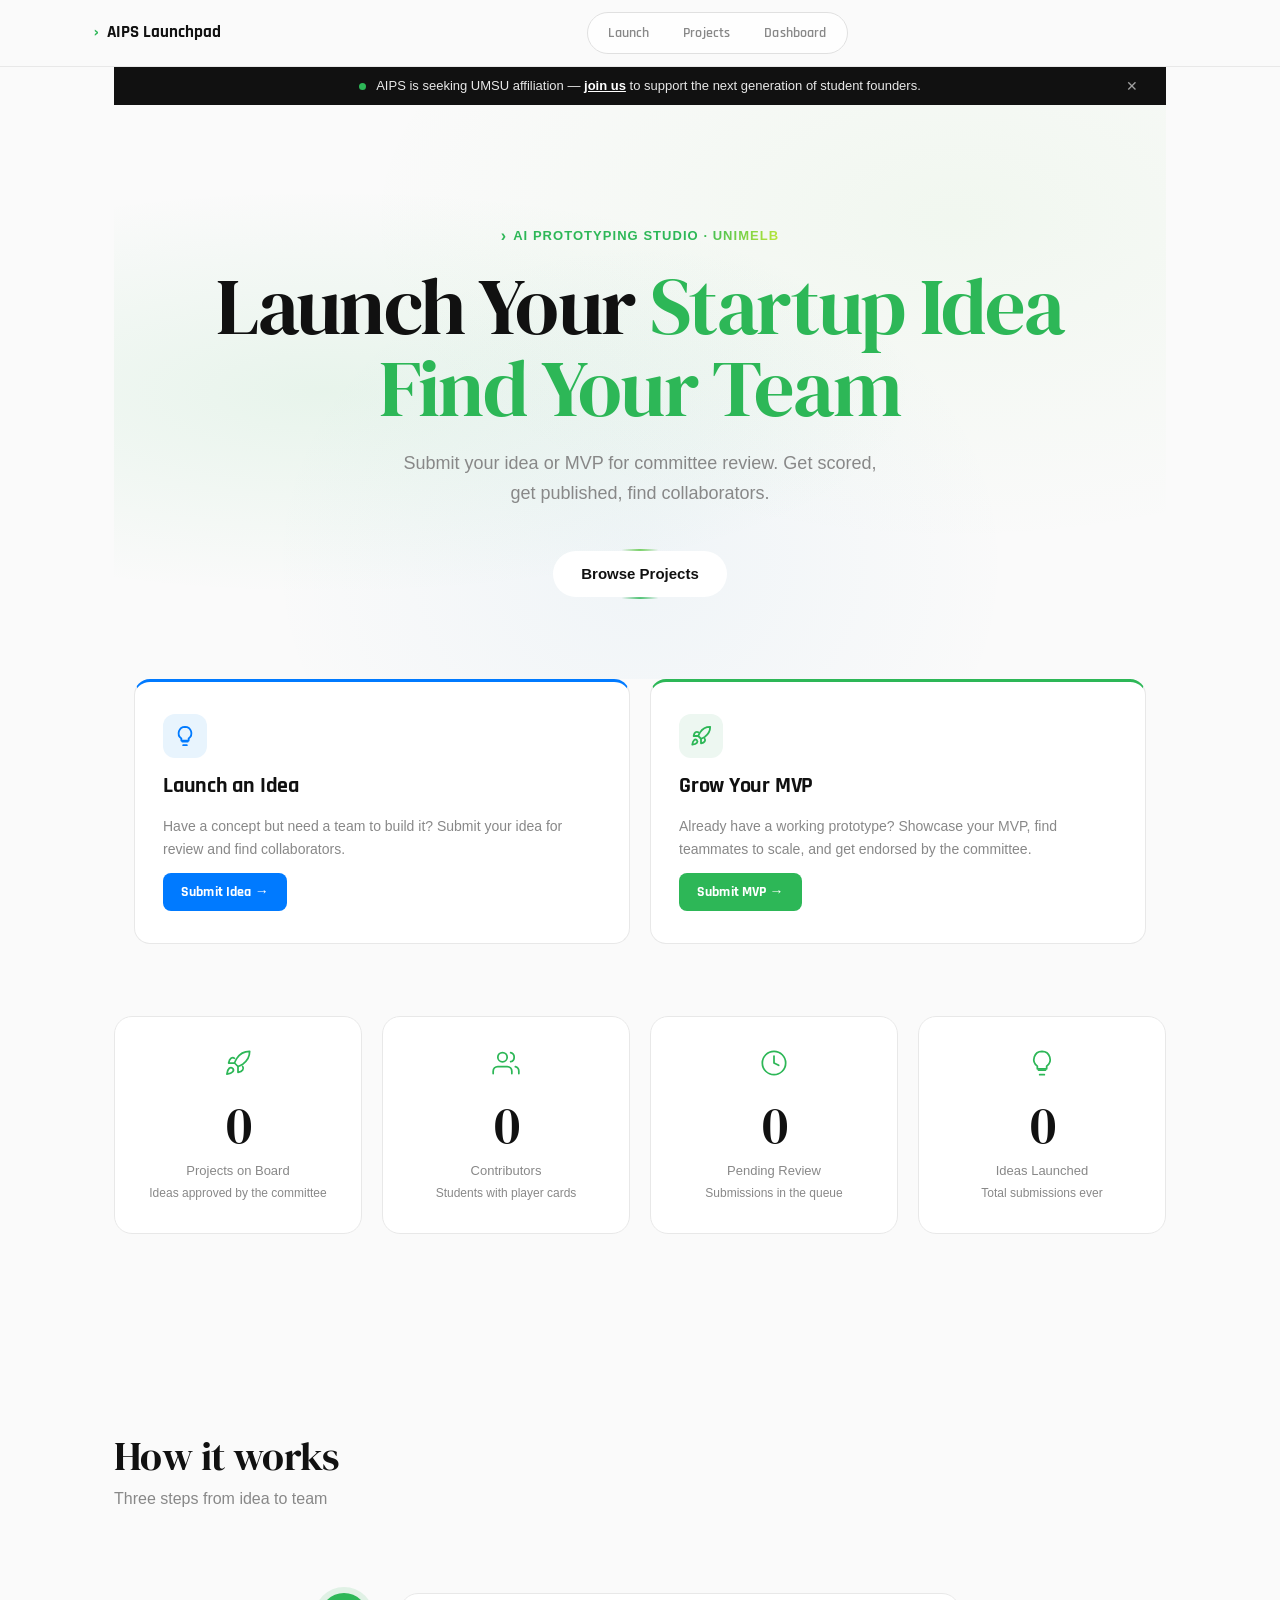
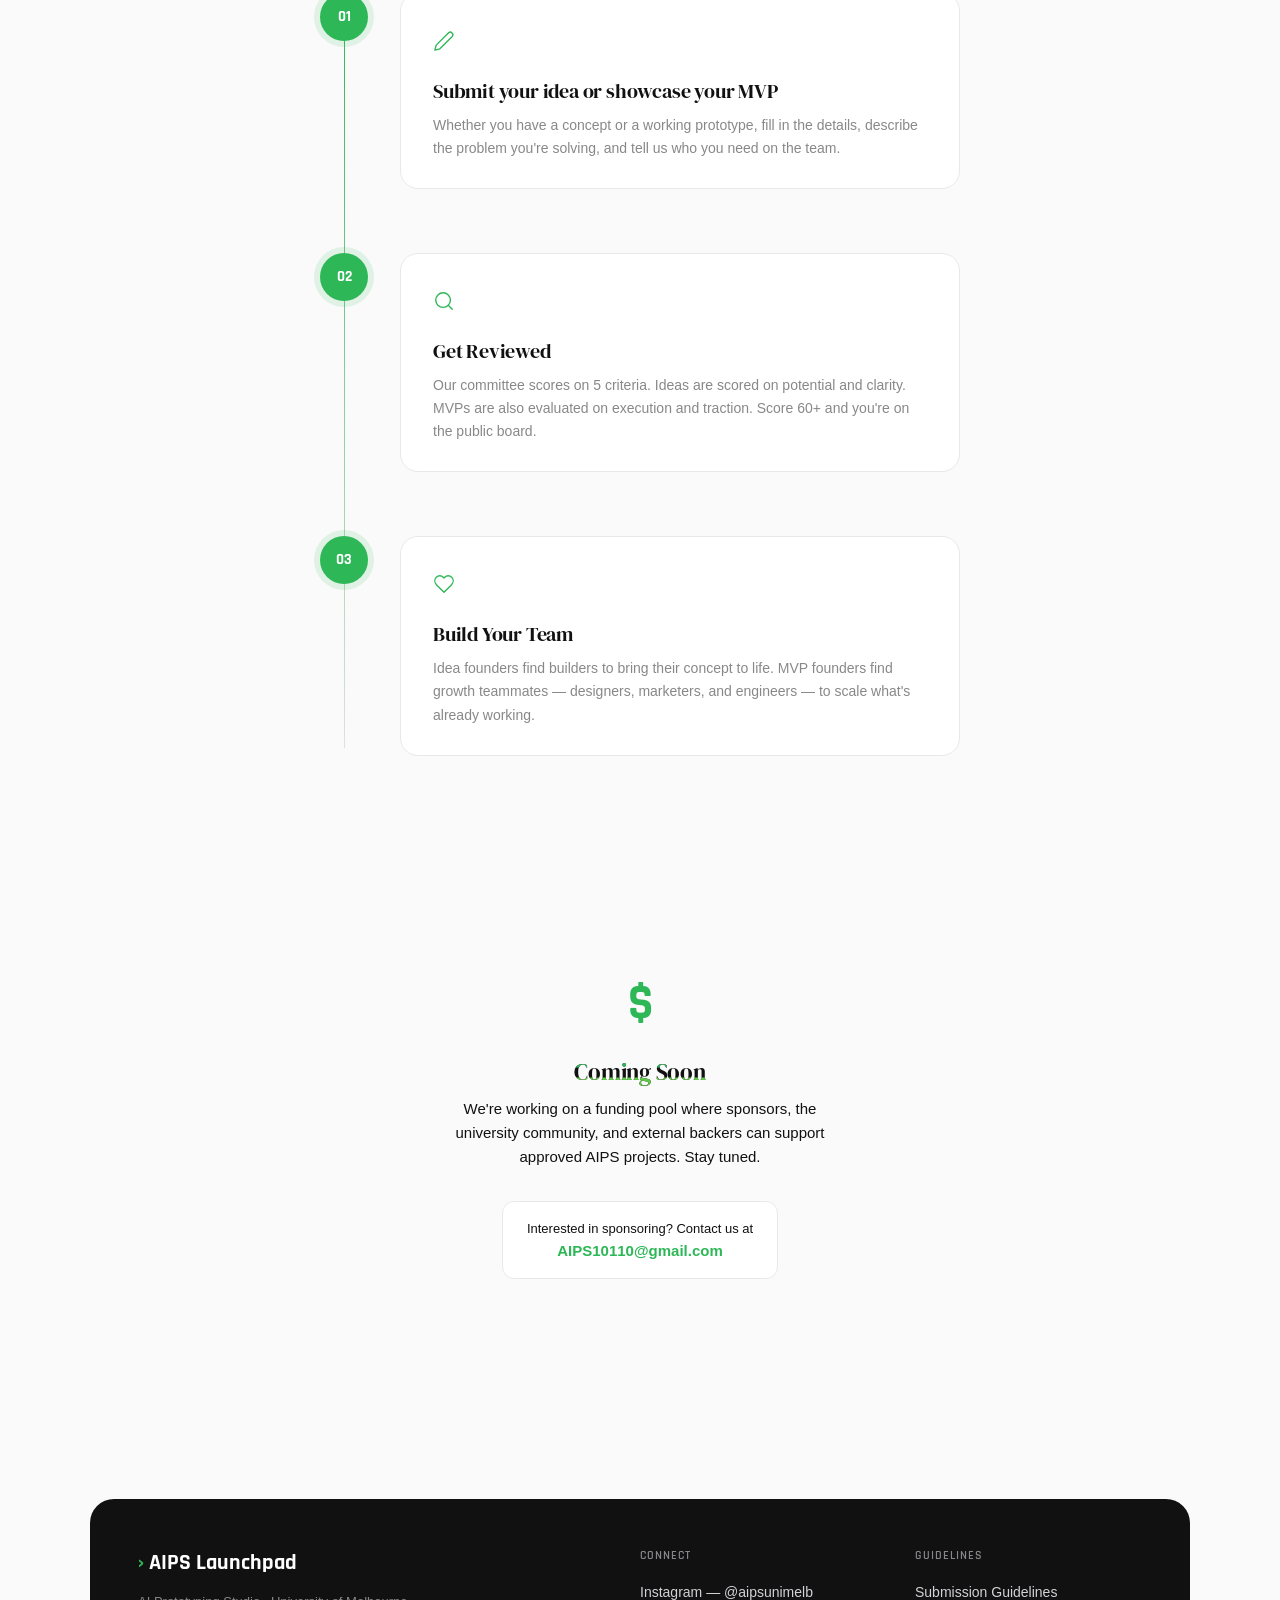
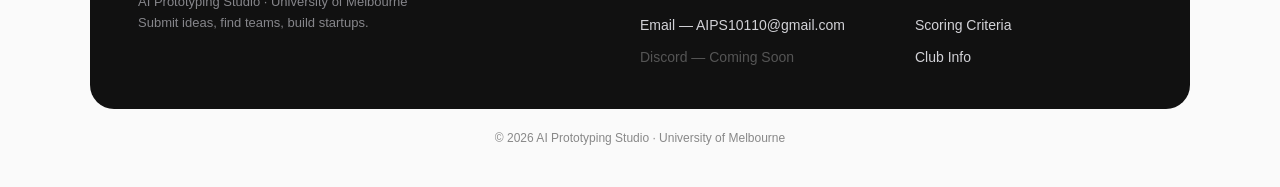
<file: index.html>
<!DOCTYPE html>
<html lang="en">
<head>
  <meta charset="UTF-8" />
  <meta name="viewport" content="width=device-width, initial-scale=1.0" />
  <title>AIPS Launchpad</title>
  <link rel="preconnect" href="https://fonts.googleapis.com" />
  <link href="https://fonts.googleapis.com/css2?family=Rajdhani:wght@400;500;600;700&family=DM+Serif+Display&display=swap" rel="stylesheet" />
  <link rel="stylesheet" href="css/style.css" />
</head>
<body>

<!-- ─── INTRO SPLASH ─────────────────────────────────────────────────── -->
<div id="intro-splash" class="intro-splash">
  <div class="splash-left"></div>
  <div class="splash-right"></div>
  <div class="splash-content">
    <div class="splash-chevron">›</div>
    <div class="splash-text">
      <span>A</span><span>I</span><span>P</span><span>S</span>
    </div>
  </div>
</div>

<!-- ─── NAV ──────────────────────────────────────────────────────────── -->
<nav>
  <div class="nav-inner">
    <a href="#" class="nav-logo">
      <i class="chevron">›</i> AIPS Launchpad
    </a>
    <div class="nav-pill-wrap">
      <div class="nav-tabs">
        <button class="nav-tab" id="tab-launch">Launch</button>
        <button class="nav-tab" id="tab-projects">Projects</button>
        <button class="nav-tab" id="tab-dashboard">Dashboard</button>
        <button class="nav-tab auth-only" id="tab-mycard" style="display:none;">My Card</button>
        <button class="nav-tab" id="admin-tab-btn">Admin</button>
      </div>
    </div>
    <div id="nav-user" class="nav-user" style="display:none;"></div>
  </div>
</nav>

<!-- ─── MAIN ─────────────────────────────────────────────────────────── -->
<main>

  <!-- AUTH PAGE -->
  <div id="page-auth" class="page">
    <div class="auth-container">
      <h2>Welcome to AIPS Launchpad</h2>
      <p style="text-align:center;color:var(--muted);margin-bottom:24px;">Sign in with your Google account to get started.</p>
      <button class="btn-google" id="btn-google-login">
        <svg width="18" height="18" viewBox="0 0 48 48"><path fill="#EA4335" d="M24 9.5c3.54 0 6.71 1.22 9.21 3.6l6.85-6.85C35.9 2.38 30.47 0 24 0 14.62 0 6.51 5.38 2.56 13.22l7.98 6.19C12.43 13.72 17.74 9.5 24 9.5z"/><path fill="#4285F4" d="M46.98 24.55c0-1.57-.15-3.09-.38-4.55H24v9.02h12.94c-.58 2.96-2.26 5.48-4.78 7.18l7.73 6c4.51-4.18 7.09-10.36 7.09-17.65z"/><path fill="#FBBC05" d="M10.53 28.59c-.48-1.45-.76-2.99-.76-4.59s.27-3.14.76-4.59l-7.98-6.19C.92 16.46 0 20.12 0 24c0 3.88.92 7.54 2.56 10.78l7.97-6.19z"/><path fill="#34A853" d="M24 48c6.48 0 11.93-2.13 15.89-5.81l-7.73-6c-2.15 1.45-4.92 2.3-8.16 2.3-6.26 0-11.57-4.22-13.47-9.91l-7.98 6.19C6.51 42.62 14.62 48 24 48z"/></svg>
        Continue with Google
      </button>
      <div id="auth-error" class="alert alert-error"></div>
    </div>
  </div>

  <!-- HOME PAGE -->
  <div id="page-home" class="page active">

    <!-- ANNOUNCEMENT BANNER (home-01) -->
    <div id="announcement-banner" class="announcement-banner">
      <div class="announcement-inner">
        <span class="announcement-dot"></span>
        <span class="announcement-text">AIPS is seeking UMSU affiliation — <a href="https://umsu.unimelb.edu.au/buddy-up/clubs/clubs-listing/join/10737/" target="_blank" rel="noopener" style="color:#fff;font-weight:700;text-decoration:underline;">join us</a> to support the next generation of student founders.</span>
        <button class="announcement-close" id="announcement-close" aria-label="Dismiss">✕</button>
      </div>
    </div>

    <div class="hero">
      <div class="hero-eyebrow shiny-text hero-reveal" style="transition-delay:0.3s">
        <span class="chevron-mark">›</span> AI Prototyping Studio · Unimelb
      </div>
      <h1 class="hero-reveal" style="transition-delay:0.5s">Launch Your <span>Startup Idea</span><br><span class="hero-reveal" style="transition-delay:0.7s;display:inline;">Find Your Team</span></h1>
      <p class="hero-reveal" style="transition-delay:1.1s">Submit your idea or MVP for committee review. Get scored, get published, find collaborators.</p>
      <div class="hero-ctas hero-reveal" style="transition-delay:1.3s">
        <div class="star-border-container" data-tab="board">
          <div class="border-gradient-bottom"></div>
          <div class="border-gradient-top"></div>
          <span class="star-inner star-inner-secondary">Browse Projects</span>
        </div>
      </div>
    </div>

    <!-- TWO-PATH CARDS -->
    <div class="paths-section reveal">
      <div class="paths-grid">
        <div class="path-card path-idea" id="path-idea-card">
          <div class="path-card-icon">
            <svg width="22" height="22" viewBox="0 0 24 24" fill="none" stroke="currentColor" stroke-width="2" stroke-linecap="round" stroke-linejoin="round"><path d="M9 18h6"/><path d="M10 22h4"/><path d="M12 2a7 7 0 0 0-4 12.7V17h8v-2.3A7 7 0 0 0 12 2z"/></svg>
          </div>
          <h3>Launch an Idea</h3>
          <p>Have a concept but need a team to build it? Submit your idea for review and find collaborators.</p>
          <button class="path-card-btn" id="path-btn-idea">Submit Idea →</button>
        </div>
        <div class="path-card path-mvp" id="path-mvp-card">
          <div class="path-card-icon">
            <svg width="22" height="22" viewBox="0 0 24 24" fill="none" stroke="currentColor" stroke-width="2" stroke-linecap="round" stroke-linejoin="round"><path d="M4.5 16.5c-1.5 1.26-2 5-2 5s3.74-.5 5-2c.71-.84.7-2.13-.09-2.91a2.18 2.18 0 00-2.91-.09z"/><path d="M12 15l-3-3a22 22 0 012-3.95A12.88 12.88 0 0122 2c0 2.72-.78 7.5-6 11a22.35 22.35 0 01-4 2z"/><path d="M9 12H4s.55-3.03 2-4c1.62-1.08 3 0 3 0"/><path d="M12 15v5s3.03-.55 4-2c1.08-1.62 0-3 0-3"/></svg>
          </div>
          <h3>Grow Your MVP</h3>
          <p>Already have a working prototype? Showcase your MVP, find teammates to scale, and get endorsed by the committee.</p>
          <button class="path-card-btn" id="path-btn-mvp">Submit MVP →</button>
        </div>
      </div>
    </div>

    <!-- FEATURED PROJECT SPOTLIGHT (home-02) -->
    <div id="featured-project" class="featured-project reveal"></div>

    <div class="stats-row reveal">
      <div class="stat-card spotlight-card">
        <div class="stat-icon"><svg width="28" height="28" viewBox="0 0 24 24" fill="none" stroke="currentColor" stroke-width="1.5" stroke-linecap="round" stroke-linejoin="round"><path d="M4.5 16.5c-1.5 1.26-2 5-2 5s3.74-.5 5-2c.71-.84.7-2.13-.09-2.91a2.18 2.18 0 00-2.91-.09z"/><path d="M12 15l-3-3a22 22 0 012-3.95A12.88 12.88 0 0122 2c0 2.72-.78 7.5-6 11a22.35 22.35 0 01-4 2z"/><path d="M9 12H4s.55-3.03 2-4c1.62-1.08 3 0 3 0"/><path d="M12 15v5s3.03-.55 4-2c1.08-1.62 0-3 0-3"/></svg></div>
        <div class="stat-num" id="stat-projects">0</div>
        <div class="stat-label">Projects on Board</div>
        <div class="stat-desc">Ideas approved by the committee</div>
      </div>
      <div class="stat-card spotlight-card">
        <div class="stat-icon"><svg width="28" height="28" viewBox="0 0 24 24" fill="none" stroke="currentColor" stroke-width="1.5" stroke-linecap="round" stroke-linejoin="round"><path d="M17 21v-2a4 4 0 00-4-4H5a4 4 0 00-4 4v2"/><circle cx="9" cy="7" r="4"/><path d="M23 21v-2a4 4 0 00-3-3.87"/><path d="M16 3.13a4 4 0 010 7.75"/></svg></div>
        <div class="stat-num" id="stat-contributors">0</div>
        <div class="stat-label">Contributors</div>
        <div class="stat-desc">Students with player cards</div>
      </div>
      <div class="stat-card spotlight-card">
        <div class="stat-icon"><svg width="28" height="28" viewBox="0 0 24 24" fill="none" stroke="currentColor" stroke-width="1.5" stroke-linecap="round" stroke-linejoin="round"><circle cx="12" cy="12" r="10"/><polyline points="12 6 12 12 16 14"/></svg></div>
        <div class="stat-num" id="stat-pending">0</div>
        <div class="stat-label">Pending Review</div>
        <div class="stat-desc">Submissions in the queue</div>
      </div>
      <div class="stat-card spotlight-card">
        <div class="stat-icon"><svg width="28" height="28" viewBox="0 0 24 24" fill="none" stroke="currentColor" stroke-width="1.5" stroke-linecap="round" stroke-linejoin="round"><path d="M9 18h6"/><path d="M10 22h4"/><path d="M12 2a7 7 0 00-4 12.7V17h8v-2.3A7 7 0 0012 2z"/></svg></div>
        <div class="stat-num" id="stat-ideas">0</div>
        <div class="stat-label">Ideas Launched</div>
        <div class="stat-desc">Total submissions ever</div>
      </div>
    </div>

    <div class="how-it-works-section reveal">
      <h2 class="section-title">How it works</h2>
      <p class="section-sub">Three steps from idea to team</p>
      <div class="steps-timeline">
        <div class="timeline-track"></div>
        <div class="timeline-step reveal" style="transition-delay: 0.1s;">
          <div class="timeline-circle">01</div>
          <div class="timeline-content">
            <div class="step-icon"><svg width="22" height="22" viewBox="0 0 24 24" fill="none" stroke="currentColor" stroke-width="1.5" stroke-linecap="round" stroke-linejoin="round"><path d="M17 3a2.85 2.85 0 014 4L7.5 20.5 2 22l1.5-5.5L17 3z"/></svg></div>
            <h4>Submit your idea or showcase your MVP</h4>
            <p>Whether you have a concept or a working prototype, fill in the details, describe the problem you're solving, and tell us who you need on the team.</p>
          </div>
        </div>
        <div class="timeline-step reveal" style="transition-delay: 0.2s;">
          <div class="timeline-circle">02</div>
          <div class="timeline-content">
            <div class="step-icon"><svg width="22" height="22" viewBox="0 0 24 24" fill="none" stroke="currentColor" stroke-width="1.5" stroke-linecap="round" stroke-linejoin="round"><circle cx="11" cy="11" r="8"/><line x1="21" y1="21" x2="16.65" y2="16.65"/></svg></div>
            <h4>Get Reviewed</h4>
            <p>Our committee scores on 5 criteria. Ideas are scored on potential and clarity. MVPs are also evaluated on execution and traction. Score 60+ and you're on the public board.</p>
          </div>
        </div>
        <div class="timeline-step reveal" style="transition-delay: 0.3s;">
          <div class="timeline-circle">03</div>
          <div class="timeline-content">
            <div class="step-icon"><svg width="22" height="22" viewBox="0 0 24 24" fill="none" stroke="currentColor" stroke-width="1.5" stroke-linecap="round" stroke-linejoin="round"><path d="M20.42 4.58a5.4 5.4 0 00-7.65 0l-.77.78-.77-.78a5.4 5.4 0 00-7.65 0C1.46 6.7 1.33 10.28 4 13l8 8 8-8c2.67-2.72 2.54-6.3.42-8.42z"/></svg></div>
            <h4>Build Your Team</h4>
            <p>Idea founders find builders to bring their concept to life. MVP founders find growth teammates — designers, marketers, and engineers — to scale what's already working.</p>
          </div>
        </div>
      </div>
    </div>

    <div class="funding-section reveal">
      <div style="font-size: 48px; margin-bottom: 16px; font-family: 'Rajdhani', sans-serif; font-weight: 700; color: var(--green);">$</div>
      <h2 class="glitch-text" data-text="Coming Soon" style="color: var(--text); margin-bottom: 8px;">Coming Soon</h2>
      <p style="color: var(--text-secondary); max-width: 400px; margin: 0 auto; line-height: 1.6;">
        We're working on a funding pool where sponsors, the university community, and external backers can support approved AIPS projects. Stay tuned.
      </p>
      <div style="margin-top: 32px; padding: 16px 24px; background: var(--card); border: 1px solid var(--border); border-radius: 12px; display: inline-block;">
        <p style="color: var(--text-secondary); font-size: 13px; margin: 0;">Interested in sponsoring? Contact us at</p>
        <a href="mailto:AIPS10110@gmail.com" style="color: var(--green); font-weight: 600; text-decoration: none;">AIPS10110@gmail.com</a>
      </div>
    </div>
  </div>

  <!-- SUBMIT PAGE -->
  <div id="page-submit" class="page">
    <div class="form-card">

      <div id="submit-alert-success" class="alert alert-success">
        Your submission has been received! Track your status in <strong>My Submissions</strong> using your email.
      </div>
      <div id="submit-alert-error" class="alert alert-error"></div>

      <div class="track-toggle">
        <button class="track-btn track-idea active" id="btn-track-idea">
          <div class="track-btn-icon">
            <svg width="20" height="20" viewBox="0 0 24 24" fill="none" stroke="currentColor" stroke-width="2" stroke-linecap="round" stroke-linejoin="round"><path d="M9 18h6"/><path d="M10 22h4"/><path d="M12 2a7 7 0 0 0-4 12.7V17h8v-2.3A7 7 0 0 0 12 2z"/></svg>
          </div>
          Launch an Idea
        </button>
        <button class="track-btn track-mvp" id="btn-track-mvp">
          <div class="track-btn-icon">
            <svg width="20" height="20" viewBox="0 0 24 24" fill="none" stroke="currentColor" stroke-width="2" stroke-linecap="round" stroke-linejoin="round"><path d="M4.5 16.5c-1.5 1.26-2 5-2 5s3.74-.5 5-2c.71-.84.7-2.13-.09-2.91a2.18 2.18 0 00-2.91-.09z"/><path d="M12 15l-3-3a22 22 0 012-3.95A12.88 12.88 0 0122 2c0 2.72-.78 7.5-6 11a22.35 22.35 0 01-4 2z"/><path d="M9 12H4s.55-3.03 2-4c1.62-1.08 3 0 3 0"/><path d="M12 15v5s3.03-.55 4-2c1.08-1.62 0-3 0-3"/></svg>
          </div>
          Grow Your MVP
        </button>
      </div>

      <div class="submit-form-header" id="submit-form-header-idea">
        <h2>Launch Your Idea</h2>
        <p>Describe your concept. We'll help you find a team to build it.</p>
      </div>
      <div class="submit-form-header" id="submit-form-header-mvp">
        <h2>Grow Your MVP</h2>
        <p>Showcase what you've built. Find teammates to take it further.</p>
      </div>

      <form id="submit-form" novalidate>
        <div class="form-group float-group">
          <input type="text" id="f-name" placeholder=" " />
          <label class="float-label">Project Name <span>*</span></label>
          <div class="field-error" id="err-name">Please enter a project name.</div>
        </div>

        <div class="form-group float-group">
          <textarea id="f-problem" placeholder=" "></textarea>
          <label class="float-label" id="label-problem">Problem Statement <span>*</span></label>
          <div class="field-hint" id="hint-problem">Aim for 2-4 sentences. Specificity wins.</div>
          <div class="field-error" id="err-problem">Please describe the problem.</div>
        </div>

        <div class="form-group float-group">
          <textarea id="f-solution" placeholder=" "></textarea>
          <label class="float-label" id="label-solution">Your Proposed Solution <span>*</span></label>
          <div class="field-hint" id="hint-solution"></div>
          <div class="field-error" id="err-solution">Please describe your solution.</div>
        </div>

        <div class="form-group float-group">
          <input type="text" id="f-target" placeholder=" " />
          <label class="float-label" id="label-target">Target User <span>*</span></label>
          <div class="field-hint" id="hint-target">Who specifically? The more precise, the better.</div>
          <div class="field-error" id="err-target">Please define your target user.</div>
        </div>

        <div class="form-group float-group">
          <textarea id="f-scope" placeholder=" "></textarea>
          <label class="float-label" id="label-scope">MVP Scope <span>*</span></label>
          <div class="field-hint" id="hint-scope">Think: one core feature, working end-to-end.</div>
          <div class="field-error" id="err-scope">Please describe your scope.</div>
        </div>

        <div class="form-group">
          <label class="form-label">Category <span>*</span></label>
          <select id="f-category" required>
            <option value="">Select a category...</option>
          </select>
          <div class="field-error" id="err-category">Please select a category.</div>
        </div>

        <div class="form-group">
          <label>Roles Needed <span>*</span></label>
          <div class="roles-grid" id="roles-grid">
            <label class="role-chip">
              <input type="checkbox" value="Build" /> Build
            </label>
            <label class="role-chip">
              <input type="checkbox" value="Design" /> Design
            </label>
            <label class="role-chip">
              <input type="checkbox" value="Research" /> Research
            </label>
            <label class="role-chip">
              <input type="checkbox" value="Grow" /> Grow
            </label>
            <label class="role-chip">
              <input type="checkbox" value="Advise" /> Advise
            </label>
          </div>
          <div class="field-error" id="err-roles">Please select at least one role.</div>
        </div>

        <div class="form-group float-group">
          <input type="email" id="f-email" placeholder=" " />
          <label class="float-label">Contact Email <span>*</span></label>
          <div class="field-hint">Used for status updates. Not shown publicly.</div>
          <div class="field-error" id="err-email">Please enter a valid email address.</div>
        </div>

        <div class="form-group">
          <label class="form-label">How should teammates reach you?</label>
          <input type="text" id="f-contact-method" placeholder="e.g. @yourhandle on Instagram, iMessage 04xx xxx xxx, Discord link..." />
          <div class="field-hint">Optional. Your preferred way for approved applicants to contact you. Not shown publicly until they apply.</div>
        </div>

        <!-- MVP-only fields -->
        <div class="mvp-only-fields" id="mvp-fields">
          <hr class="form-divider" />
          <div style="margin-bottom:20px;">
            <div style="font-size:13px;font-weight:700;letter-spacing:0.06em;text-transform:uppercase;color:#2DB757;margin-bottom:4px;">About Your Prototype</div>
            <div style="font-size:13px;color:var(--muted);">These fields are required for MVP submissions to showcase your working build.</div>
          </div>
          <div class="form-group float-group">
            <input type="url" id="f-demo" placeholder=" " />
            <label class="float-label">Demo Link</label>
            <div class="field-hint">Live link to your prototype or deployed app.</div>
          </div>
          <div class="form-group float-group">
            <input type="url" id="f-video" placeholder=" " />
            <label class="float-label">Video Link</label>
            <div class="field-hint">2–3 min walkthrough of your MVP (YouTube or Loom).</div>
          </div>
          <div class="form-group">
            <label class="form-label">Current Team *</label>
            <textarea id="f-team" rows="2" placeholder="e.g. Solo developer, CS Year 3. Or: 3-person team — 2 CS students + 1 Commerce."></textarea>
            <div class="field-hint">Briefly describe your current team: size, backgrounds, roles.</div>
          </div>
        </div>

        <div class="form-actions">
          <button type="submit" class="btn btn-primary">Submit for Review →</button>
        </div>
      </form>
    </div>
  </div>

  <!-- BOARD PAGE -->
  <div id="page-board" class="page">
    <div class="page-head">
      <h1>Project Board</h1>
      <p>Approved projects looking for collaborators</p>
    </div>

    <div class="board-search-row">
      <div class="board-search-wrap">
        <svg class="board-search-icon" width="16" height="16" viewBox="0 0 24 24" fill="none" stroke="currentColor" stroke-width="2" stroke-linecap="round" stroke-linejoin="round"><circle cx="11" cy="11" r="8"/><line x1="21" y1="21" x2="16.65" y2="16.65"/></svg>
        <input type="text" id="board-search" class="board-search-input" placeholder="Search projects..." autocomplete="off" />
      </div>
    </div>

    <div class="board-header">
      <div class="filter-bar" id="stage-filters">
        <button class="filter-btn active" data-filter="all">All</button>
        <button class="filter-btn" data-filter="idea">Idea</button>
        <button class="filter-btn" data-filter="mvp">MVP</button>
      </div>
      <div class="filter-bar" id="role-filters">
        <button class="filter-btn active" data-filter="all">All Roles</button>
        <button class="filter-btn" data-filter="Build">Build</button>
        <button class="filter-btn" data-filter="Design">Design</button>
        <button class="filter-btn" data-filter="Research">Research</button>
        <button class="filter-btn" data-filter="Grow">Grow</button>
        <button class="filter-btn" data-filter="Advise">Advise</button>
      </div>
      <div class="filter-bar" id="category-filters">
        <button class="filter-btn active" data-filter="all">All Categories</button>
      </div>
    </div>

    <div id="board-grid" class="projects-grid"></div>
    <div id="board-empty" class="empty-state">
      <div class="empty-icon"><svg width="32" height="32" viewBox="0 0 24 24" fill="none" stroke="currentColor" stroke-width="1.5" stroke-linecap="round" stroke-linejoin="round"><path d="M4.5 16.5c-1.5 1.26-2 5-2 5s3.74-.5 5-2c.71-.84.7-2.13-.09-2.91a2.18 2.18 0 00-2.91-.09z"/><path d="M12 15l-3-3a22 22 0 012-3.95A12.88 12.88 0 0122 2c0 2.72-.78 7.5-6 11a22.35 22.35 0 01-4 2z"/><path d="M9 12H4s.55-3.03 2-4c1.62-1.08 3 0 3 0"/><path d="M12 15v5s3.03-.55 4-2c1.08-1.62 0-3 0-3"/></svg></div>
      <h3>No projects yet</h3>
      <p>Be the first! Submit your idea and get it reviewed by the AIPS committee.</p>
    </div>
  </div>

  <!-- MY SUBMISSIONS PAGE -->
  <div id="page-my-submissions" class="page">
    <div class="page-head">
      <h1>Dashboard</h1>
      <p>Your submitted projects and recent activity</p>
    </div>

    <div class="dash-layout">
      <!-- Left column: Projects -->
      <div class="dash-col-projects">
        <h2 class="dash-col-title">Your Projects</h2>
        <div id="my-submissions-list"></div>
        <div id="my-submissions-empty" class="empty-state dash-empty">
          <div class="empty-icon"><svg width="32" height="32" viewBox="0 0 24 24" fill="none" stroke="currentColor" stroke-width="1.5" stroke-linecap="round" stroke-linejoin="round"><polyline points="22 12 16 12 14 15 10 15 8 12 2 12"/><path d="M5.45 5.11L2 12v6a2 2 0 002 2h16a2 2 0 002-2v-6l-3.45-6.89A2 2 0 0016.76 4H7.24a2 2 0 00-1.79 1.11z"/></svg></div>
          <h3>No projects yet</h3>
          <p>Submit your first project idea to get started.</p>
          <button class="btn btn-primary" onclick="window.__showTab?.('submit')">Submit a Project</button>
        </div>
      </div>

      <!-- Right column: Activity feed -->
      <div class="dash-col-activity">
        <h2 class="dash-col-title">Activity</h2>
        <div id="dash-activity-feed">
          <div class="activity-loading">Loading activity...</div>
        </div>
      </div>
    </div>
  </div>

  <!-- MY CARD PAGE -->
  <div id="page-mycard" class="page">
    <div class="page-head">
      <h1>My Player Card</h1>
      <p>Build your card once — join any team in one click.</p>
    </div>

    <div id="mc-alert" class="alert"></div>

    <div class="mc-layout">
      <!-- Left: Form editor -->
      <div class="mc-form-col">
        <h2 class="mc-section-title">Edit Your Card</h2>

        <div class="form-group">
          <label class="form-label">Name <span>*</span></label>
          <input type="text" id="mc-name" placeholder="e.g. Alex Chen" />
        </div>

        <div class="form-group">
          <label class="form-label">Degree <span>*</span></label>
          <input type="text" id="mc-degree" placeholder="e.g. BSc Computer Science, Master of Engineering" />
        </div>

        <div class="form-group">
          <label class="form-label">Your Roles <span>*</span></label>
          <div class="pc-role-grid" id="mc-role-grid">
            <button class="mc-role-btn" data-role="Build">Build</button>
            <button class="mc-role-btn" data-role="Design">Design</button>
            <button class="mc-role-btn" data-role="Research">Research</button>
            <button class="mc-role-btn" data-role="Grow">Grow</button>
            <button class="mc-role-btn" data-role="Advise">Advise</button>
          </div>
        </div>

        <div class="form-group">
          <label class="form-label">Superpower Tagline <span>*</span></label>
          <input type="text" id="mc-superpower" placeholder="e.g. I turn messy ideas into working prototypes" />
        </div>

        <div class="form-group">
          <label class="form-label">Bio <span style="color:var(--muted);font-weight:400">(optional)</span></label>
          <textarea id="mc-bio" rows="3" placeholder="2–3 sentences about yourself, what you're studying, what drives you..."></textarea>
        </div>

        <div class="form-group">
          <label class="form-label">Avatar <span style="color:var(--muted);font-weight:400">(optional)</span></label>
          <div class="avatar-upload" id="avatar-upload">
            <div class="avatar-preview-lg" id="avatar-preview-lg">
              <span class="avatar-initials-lg" id="avatar-initials-lg"></span>
            </div>
            <div class="avatar-upload-info">
              <p>Drop image here or <label for="avatar-file" class="avatar-browse">browse</label></p>
              <p class="avatar-hint">JPG, PNG under 2MB</p>
              <input type="text" id="mc-avatar-url" placeholder="or paste image URL" class="avatar-url-fallback" />
              <button type="button" class="avatar-remove-btn" id="avatar-remove-btn" style="display:none;">Remove avatar</button>
            </div>
            <input type="file" id="avatar-file" accept="image/jpeg,image/png,image/webp" hidden />
          </div>
        </div>

        <div class="form-group">
          <label class="form-label">Year Level <span style="color:var(--muted);font-weight:400">(optional)</span></label>
          <select id="mc-year-level">
            <option value="">Select year level…</option>
            <option value="1st Year">1st Year</option>
            <option value="2nd Year">2nd Year</option>
            <option value="3rd Year">3rd Year</option>
            <option value="4th Year">4th Year</option>
            <option value="Masters">Masters</option>
            <option value="PhD">PhD</option>
            <option value="Alumni">Alumni</option>
          </select>
        </div>

        <div class="form-group">
          <label class="form-label">Availability</label>
          <div class="mc-availability-pills">
            <label class="mc-avail-pill">
              <input type="radio" name="mc-availability" value="looking" />
              <span class="mc-avail-dot" style="background:#2DB757"></span> Looking for projects
            </label>
            <label class="mc-avail-pill">
              <input type="radio" name="mc-availability" value="open" />
              <span class="mc-avail-dot" style="background:#007AFF"></span> Open to chat
            </label>
            <label class="mc-avail-pill">
              <input type="radio" name="mc-availability" value="busy" />
              <span class="mc-avail-dot" style="background:#86868b"></span> Busy
            </label>
          </div>
        </div>

        <div class="form-group">
          <label class="form-label">Skill Tags <span style="color:var(--muted);font-weight:400">(type + Enter, max 8)</span></label>
          <div class="mc-skill-tags-wrap">
            <div id="mc-skill-tags-list" class="mc-skill-tags-list"></div>
            <div class="mc-skill-input-row">
              <input type="text" id="mc-skill-input" placeholder="e.g. React, Figma, Python…" autocomplete="off" />
              <button type="button" id="mc-skill-add-btn" class="mc-skill-add-btn">+ Add</button>
            </div>
          </div>
        </div>

        <div class="form-group">
          <label class="form-label">Portfolio URL <span style="color:var(--muted);font-weight:400">(optional)</span></label>
          <input type="url" id="mc-portfolio" placeholder="https://yoursite.com" />
        </div>

        <div class="form-group">
          <label class="form-label">GitHub URL <span style="color:var(--muted);font-weight:400">(optional)</span></label>
          <input type="url" id="mc-github" placeholder="https://github.com/yourhandle" />
        </div>

        <div class="form-group">
          <label class="form-label">LinkedIn URL <span style="color:var(--muted);font-weight:400">(optional)</span></label>
          <input type="url" id="mc-linkedin" placeholder="https://linkedin.com/in/yourhandle" />
        </div>

        <div class="form-group">
          <label class="form-label">Instagram URL <span style="color:var(--muted);font-weight:400">(optional)</span></label>
          <input type="url" id="mc-instagram" placeholder="https://instagram.com/yourhandle" />
        </div>

        <div class="form-group">
          <label class="form-label">Past Projects <span style="color:var(--muted);font-weight:400">(up to 3)</span></label>
          <div id="mc-showcase-rows"></div>
          <button type="button" class="btn btn-secondary mc-add-showcase-btn" id="mc-add-showcase">+ Add Project</button>
        </div>

        <div class="form-group">
          <label class="form-label">Self-Rate Your Abilities (1–10)</label>
          <div class="ability-row">
            <span class="ability-label">Coding</span>
            <input type="range" class="ability-slider" id="mc-ab-coding" min="1" max="10" value="5" />
            <span class="ability-val" id="mc-abv-coding">5</span>
          </div>
          <div class="ability-row">
            <span class="ability-label">Design</span>
            <input type="range" class="ability-slider" id="mc-ab-design" min="1" max="10" value="5" />
            <span class="ability-val" id="mc-abv-design">5</span>
          </div>
          <div class="ability-row">
            <span class="ability-label">Research</span>
            <input type="range" class="ability-slider" id="mc-ab-research" min="1" max="10" value="5" />
            <span class="ability-val" id="mc-abv-research">5</span>
          </div>
          <div class="ability-row">
            <span class="ability-label">Communication</span>
            <input type="range" class="ability-slider" id="mc-ab-comm" min="1" max="10" value="5" />
            <span class="ability-val" id="mc-abv-comm">5</span>
          </div>
          <div class="ability-row">
            <span class="ability-label">Domain Knowledge</span>
            <input type="range" class="ability-slider" id="mc-ab-domain" min="1" max="10" value="5" />
            <span class="ability-val" id="mc-abv-domain">5</span>
          </div>
        </div>

        <div class="form-group">
          <label class="form-label">Card Theme</label>
          <div id="mc-theme-picker" class="mc-theme-picker">
            <button class="mc-theme-circle mc-theme-selected" data-theme="green"  style="background:#2DB757" title="Green"></button>
            <button class="mc-theme-circle" data-theme="blue"   style="background:#007AFF" title="Blue"></button>
            <button class="mc-theme-circle" data-theme="purple" style="background:#5856D6" title="Purple"></button>
            <button class="mc-theme-circle" data-theme="orange" style="background:#FF9500" title="Orange"></button>
            <button class="mc-theme-circle" data-theme="red"    style="background:#FF2D55" title="Red"></button>
          </div>
        </div>

        <div class="form-actions">
          <button class="btn btn-primary" id="mc-save-btn">Save Card</button>
        </div>
      </div>

      <!-- Right: Live preview -->
      <div class="mc-preview-col">
        <h2 class="mc-section-title">Live Preview</h2>
        <p class="mc-preview-hint">This is exactly how your card will appear when you join a project.</p>
        <div id="mc-preview-container"></div>

        <div id="mc-endorsements-section" style="display:none; margin-top:28px;">
          <h2 class="mc-section-title">Endorsements Received</h2>
          <div id="mc-endorsements-list" class="mc-endorsements-list"></div>
        </div>
      </div>
    </div>
  </div>

  <!-- ADMIN PAGE -->
  <div id="page-admin" class="page">
    <div class="admin-header">
      <h1 class="admin-page-title">Admin Panel</h1>
      <span class="admin-badge">AIPS Committee</span>
    </div>

    <div class="admin-tabs">
      <button class="admin-tab-btn active" data-admin-tab="pending">Pending Review</button>
      <button class="admin-tab-btn" data-admin-tab="approved">Approved Projects</button>
    </div>

    <div id="admin-tab-pending">
      <div id="admin-pending-list"></div>
      <div id="admin-empty" class="empty-state">
        <div class="empty-icon"><svg width="32" height="32" viewBox="0 0 24 24" fill="none" stroke="currentColor" stroke-width="1.5" stroke-linecap="round" stroke-linejoin="round"><polyline points="20 6 9 17 4 12"/></svg></div>
        <h3>Queue is clear</h3>
        <p>No pending submissions to review right now.</p>
      </div>
    </div>

    <div id="admin-tab-approved" style="display:none;">
      <div id="admin-approved-list"></div>
      <div id="admin-approved-empty" class="empty-state">
        <div class="empty-icon"><svg width="32" height="32" viewBox="0 0 24 24" fill="none" stroke="currentColor" stroke-width="1.5" stroke-linecap="round" stroke-linejoin="round"><path d="M4.5 16.5c-1.5 1.26-2 5-2 5s3.74-.5 5-2c.71-.84.7-2.13-.09-2.91a2.18 2.18 0 00-2.91-.09z"/><path d="M12 15l-3-3a22 22 0 012-3.95A12.88 12.88 0 0122 2c0 2.72-.78 7.5-6 11a22.35 22.35 0 01-4 2z"/><path d="M9 12H4s.55-3.03 2-4c1.62-1.08 3 0 3 0"/><path d="M12 15v5s3.03-.55 4-2c1.08-1.62 0-3 0-3"/></svg></div>
        <h3>No approved projects</h3>
        <p>Approved projects will appear here for endorsement management.</p>
      </div>
    </div>
  </div>

</main>

<!-- ─── PLAYER CARD CREATOR MODAL ────────────────────────────────────────── -->
<div id="pc-modal" class="pc-modal-backdrop">
  <div class="pc-modal">
    <button class="pc-close" aria-label="Close">✕</button>
    <h2>Create Your Player Card</h2>
    <p>Tell this project what you bring to the table.</p>

    <div id="pc-alert" class="alert"></div>

    <div class="form-group">
      <label>Your Name <span>*</span></label>
      <input type="text" id="pc-name" placeholder="e.g. Alex Chen" />
    </div>

    <div class="form-group">
      <label>Degree <span>*</span></label>
      <input type="text" id="pc-degree" placeholder="e.g. BSc CS, Year 2" />
    </div>

    <div class="form-group">
      <label>Your Role <span>*</span></label>
      <div class="pc-role-grid" id="pc-role-grid">
        <button class="pc-role-btn" data-role="Build">Build</button>
        <button class="pc-role-btn" data-role="Design">Design</button>
        <button class="pc-role-btn" data-role="Research">Research</button>
        <button class="pc-role-btn" data-role="Grow">Grow</button>
        <button class="pc-role-btn" data-role="Advise">Advise</button>
      </div>
    </div>

    <div class="form-group">
      <label>Superpower Tagline <span>*</span></label>
      <input type="text" id="pc-superpower" placeholder="e.g. I turn messy ideas into working prototypes" />
    </div>

    <div class="form-group">
      <label>Contact Email <span>*</span></label>
      <input type="email" id="pc-email" placeholder="your@student.unimelb.edu.au" />
    </div>

    <div class="form-group">
      <label>Self-Rate Your Abilities (1–10)</label>
      <div class="ability-row">
        <span class="ability-label">Coding</span>
        <input type="range" class="ability-slider" id="ab-coding" min="1" max="10" value="5" />
        <span class="ability-val" id="abv-coding">5</span>
      </div>
      <div class="ability-row">
        <span class="ability-label">Design</span>
        <input type="range" class="ability-slider" id="ab-design" min="1" max="10" value="5" />
        <span class="ability-val" id="abv-design">5</span>
      </div>
      <div class="ability-row">
        <span class="ability-label">Research</span>
        <input type="range" class="ability-slider" id="ab-research" min="1" max="10" value="5" />
        <span class="ability-val" id="abv-research">5</span>
      </div>
      <div class="ability-row">
        <span class="ability-label">Communication</span>
        <input type="range" class="ability-slider" id="ab-comm" min="1" max="10" value="5" />
        <span class="ability-val" id="abv-comm">5</span>
      </div>
      <div class="ability-row">
        <span class="ability-label">Domain Knowledge</span>
        <input type="range" class="ability-slider" id="ab-domain" min="1" max="10" value="5" />
        <span class="ability-val" id="abv-domain">5</span>
      </div>
      <svg id="pc-radar-preview" width="200" height="200" viewBox="0 0 200 200"></svg>
    </div>

    <div class="form-actions">
      <button class="btn btn-primary">Submit Card →</button>
    </div>
  </div>
</div>

<!-- ─── PROJECT DETAIL MODAL ─────────────────────────────────────────────── -->
<div id="project-modal" class="modal-backdrop">
  <div class="modal" id="project-modal-inner">
    <button class="modal-close" aria-label="Close">✕</button>
    <div id="modal-content"></div>
  </div>
</div>

<!-- ─── FOOTER ─────────────────────────────────────────────────────────── -->
<footer class="site-footer">
  <div class="footer-inner">
    <div class="footer-brand">
      <div class="footer-logo"><i class="chevron">›</i> AIPS Launchpad</div>
      <p class="footer-tagline">AI Prototyping Studio · University of Melbourne<br>Submit ideas, find teams, build startups.</p>
    </div>

    <div class="footer-links">
      <h4>Connect</h4>
      <ul>
        <li><a href="https://instagram.com/aipsunimelb" target="_blank" rel="noopener">Instagram — @aipsunimelb</a></li>
        <li><a href="mailto:AIPS10110@gmail.com">Email — AIPS10110@gmail.com</a></li>
        <li><span class="footer-coming-soon">Discord — Coming Soon</span></li>
      </ul>
    </div>

    <div class="footer-links">
      <h4>Guidelines</h4>
      <ul>
        <li><a href="#" onclick="window.__showTab('submit'); return false;">Submission Guidelines</a></li>
        <li><a href="#" onclick="window.__showTab('board'); return false;">Scoring Criteria</a></li>
        <li><a href="https://instagram.com/aipsunimelb" target="_blank" rel="noopener">Club Info</a></li>
      </ul>
    </div>
  </div>
  <div class="footer-bottom">
    <span>© 2026 AI Prototyping Studio · University of Melbourne</span>
  </div>
</footer>

<script src="config.js"></script>
<script type="module" src="js/app.js"></script>


</body>
</html>
</file>
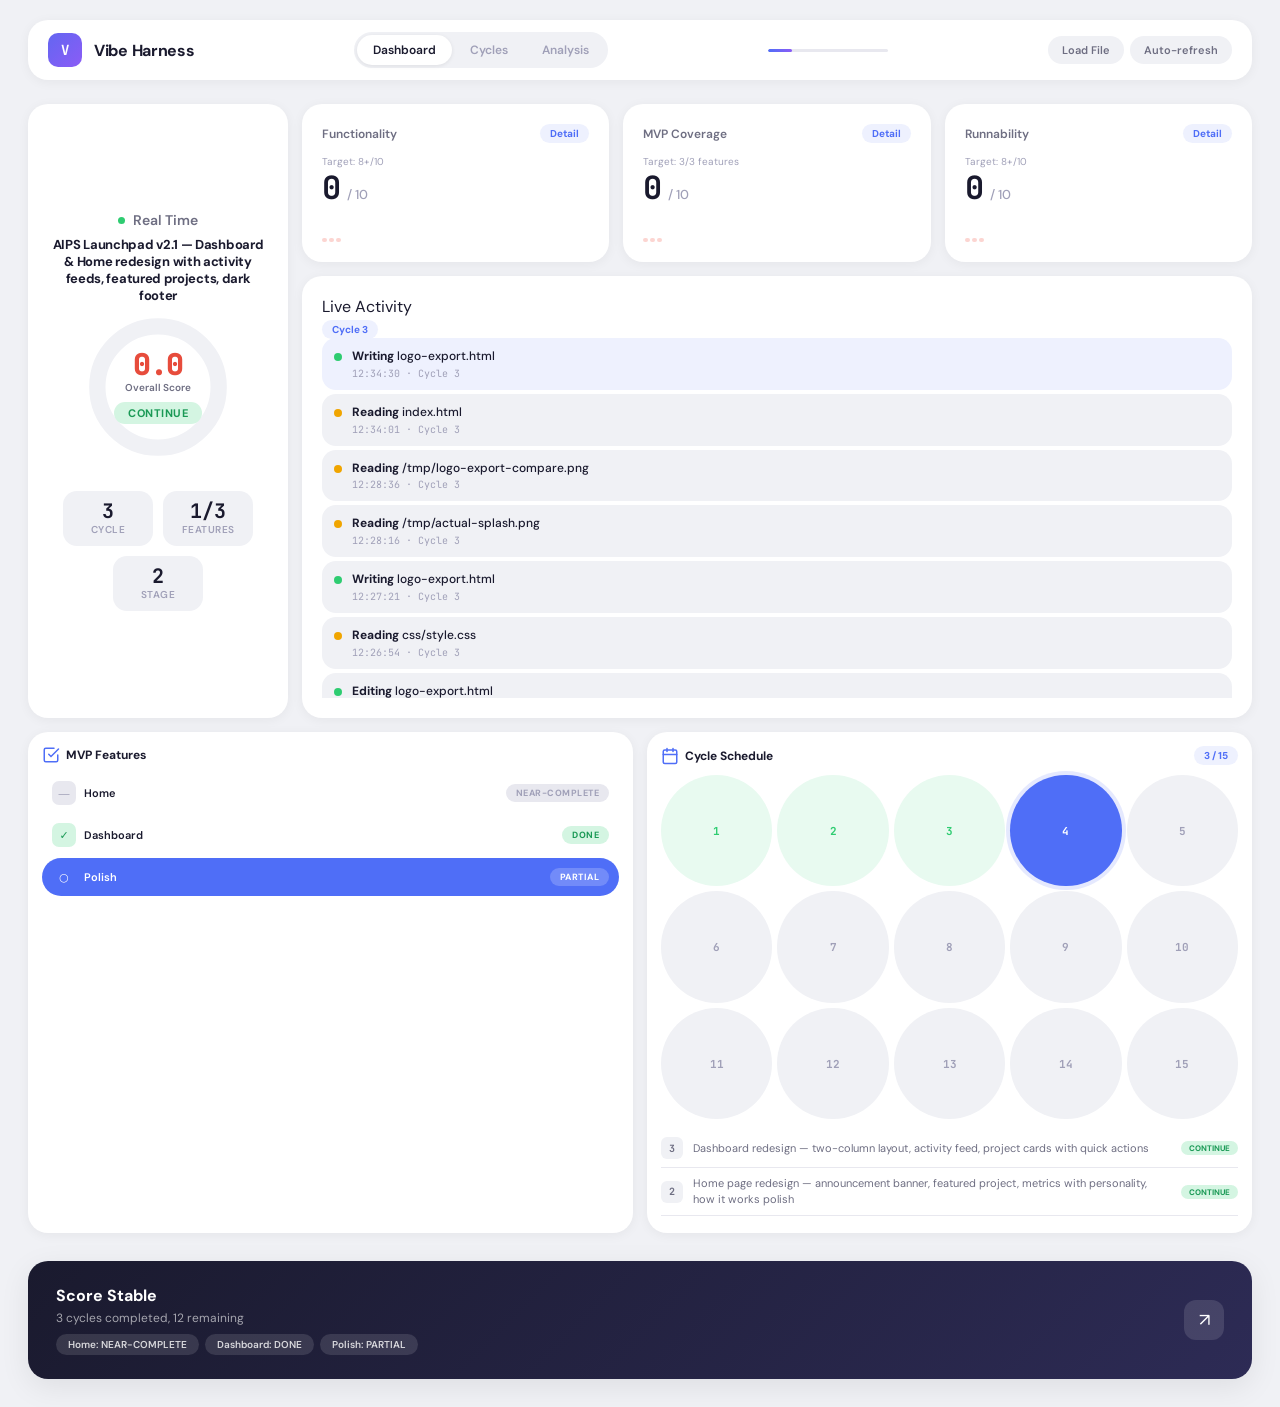
<file: harness-dashboard.html>
<!DOCTYPE html>
<html lang="en">
<head>
<meta charset="UTF-8">
<meta name="viewport" content="width=device-width, initial-scale=1.0">
<title>Vibe Harness</title>
<link rel="preconnect" href="https://fonts.googleapis.com">
<link rel="preconnect" href="https://fonts.gstatic.com" crossorigin>
<link href="https://fonts.googleapis.com/css2?family=DM+Sans:wght@400;500;600;700;800&family=JetBrains+Mono:wght@400;500;600;700&display=swap" rel="stylesheet">
<style>
*,*::before,*::after{margin:0;padding:0;box-sizing:border-box}
@media(prefers-reduced-motion:reduce){*{animation-duration:.01ms!important;transition-duration:.01ms!important}}
:root{
  --bg:#f0f1f5;--surface:#fff;--text:#1a1a2e;--text2:#6e6e82;--text3:#a0a0b8;
  --border:#e8e8ef;--blue:#4f6ef7;--blue-soft:#eef1fe;--blue-ring:rgba(79,110,247,.15);
  --green:#2ecc71;--green-soft:#e8faf0;--green-badge:#d4f5e2;
  --yellow:#f0a500;--yellow-soft:#fef8e8;--yellow-badge:#fef0c3;
  --red:#e74c3c;--red-soft:#fdecea;--red-badge:#fcd5d1;
  --purple:#8b5cf6;--purple-soft:#f1ecfe;
  --r:20px;--r-sm:14px;--r-pill:100px;
  --shadow:0 2px 12px rgba(0,0,0,.05);--shadow-lg:0 8px 30px rgba(0,0,0,.08);
}
body{font-family:'DM Sans',system-ui,sans-serif;background:var(--bg);color:var(--text);min-height:100vh;-webkit-font-smoothing:antialiased}

/* ── Nav ── */
.nav{
  display:flex;align-items:center;justify-content:space-between;
  background:var(--surface);border-radius:var(--r);
  padding:12px 20px;margin:20px 28px 24px;box-shadow:var(--shadow);
}
.nav-left{display:flex;align-items:center;gap:12px}
.nav-logo{width:34px;height:34px;border-radius:10px;background:linear-gradient(135deg,#6366f1,#8b5cf6);display:grid;place-items:center;color:#fff;font-family:'JetBrains Mono',monospace;font-weight:700;font-size:14px}
.nav-brand{font-size:16px;font-weight:700;letter-spacing:-.3px}
.nav-pills{display:flex;background:var(--bg);border-radius:var(--r-pill);padding:3px;gap:2px}
.nav-pill{padding:7px 16px;border-radius:var(--r-pill);font-size:12px;font-weight:600;color:var(--text3);cursor:pointer;border:none;background:none;font-family:inherit;transition:all .2s}
.nav-pill:hover{color:var(--text2)}
.nav-pill.on{background:var(--surface);color:var(--text);box-shadow:0 1px 4px rgba(0,0,0,.08)}
.nav-right{display:flex;gap:6px}
.btn{background:var(--bg);border:none;border-radius:var(--r-pill);padding:7px 14px;font-size:11px;font-weight:600;color:var(--text2);font-family:inherit;cursor:pointer;transition:all .15s}
.btn:hover{background:#e4e5ec;color:var(--text)}
.btn.on{background:var(--green-soft);color:var(--green)}

/* ── Nav Progress Bar ── */
.nav-progress{position:relative;width:120px;height:3px;background:var(--border);border-radius:3px;overflow:hidden}
.nav-progress-fill{height:100%;background:linear-gradient(90deg,var(--blue),var(--purple));border-radius:3px;transition:width .5s cubic-bezier(.16,1,.3,1);width:0}

/* ── Main Layout: Healthink-style asymmetric ── */
.main{display:grid;grid-template-columns:260px 1fr 1fr;grid-template-rows:auto 1fr auto;gap:14px;padding:0 28px 28px}

/* ── Left: Big Gauge Hero ── */
.hero{
  grid-row:1/3;grid-column:1;background:var(--surface);border-radius:var(--r);
  padding:20px;box-shadow:var(--shadow);display:flex;flex-direction:column;
  align-items:center;justify-content:center;position:relative;overflow:hidden;
}
.hero-title{font-size:14px;font-weight:600;color:var(--text2);margin-bottom:8px;display:flex;align-items:center;gap:8px}
.hero-title .live{width:7px;height:7px;background:var(--green);border-radius:50%;animation:pulse 2s ease-in-out infinite}
@keyframes pulse{0%,100%{opacity:1}50%{opacity:.3}}
.hero-idea{font-size:16px;font-weight:700;letter-spacing:-.3px;text-align:center;margin-bottom:16px;line-height:1.3}
.hero-sub{font-size:13px;color:var(--text2);margin-top:4px}

/* SVG Gauge */
.gauge-wrap{position:relative;width:140px;height:140px;margin-bottom:10px}
.gauge-svg{width:100%;height:100%;transform:rotate(-90deg)}
.gauge-bg{fill:none;stroke:var(--bg);stroke-width:14;stroke-linecap:round}
.gauge-fill{fill:none;stroke-width:14;stroke-linecap:round;transition:stroke-dashoffset 1s cubic-bezier(.16,1,.3,1),stroke .3s}
.gauge-center{
  position:absolute;inset:0;display:flex;flex-direction:column;
  align-items:center;justify-content:center;
}
.gauge-score{font-family:'JetBrains Mono',monospace;font-size:30px;font-weight:800;letter-spacing:-1.5px;line-height:1}
.gauge-label{font-size:10px;font-weight:600;color:var(--text2);margin-top:2px}
.gauge-verdict{
  font-size:11px;font-weight:700;padding:4px 14px;border-radius:var(--r-pill);
  margin-top:8px;text-transform:uppercase;letter-spacing:.5px;
}

/* Floating stat chips on hero */
.hero-chips{display:flex;gap:10px;margin-top:24px;flex-wrap:wrap;justify-content:center}
.chip{
  background:var(--bg);border-radius:var(--r-sm);padding:10px 16px;
  display:flex;flex-direction:column;align-items:center;min-width:90px;
}
.chip-val{font-family:'JetBrains Mono',monospace;font-size:20px;font-weight:700;line-height:1}
.chip-label{font-size:10px;font-weight:600;color:var(--text3);margin-top:2px;text-transform:uppercase;letter-spacing:.5px}

/* ── Right Top: Analysis Cards Row ── */
.right-top{grid-column:2/4;display:grid;grid-template-columns:1fr 1fr 1fr;gap:14px}

/* Metric Card (like Patient Body Analysis) */
.metric-card{
  background:var(--surface);border-radius:var(--r);padding:20px;box-shadow:var(--shadow);
  display:flex;flex-direction:column;
}
.mc-header{display:flex;align-items:center;justify-content:space-between;margin-bottom:12px}
.mc-title{font-size:12px;font-weight:600;color:var(--text2)}
.mc-badge{font-size:10px;font-weight:700;padding:3px 10px;border-radius:var(--r-pill);background:var(--blue-soft);color:var(--blue)}
.mc-goal{font-size:10px;color:var(--text3);margin-bottom:4px}
.mc-row{display:flex;align-items:baseline;gap:6px}
.mc-val{font-family:'JetBrains Mono',monospace;font-size:32px;font-weight:700;line-height:1}
.mc-unit{font-size:13px;font-weight:500;color:var(--text3)}
.mc-spark{display:flex;align-items:flex-end;gap:2px;height:28px;margin-top:10px}
.mc-bar{width:5px;border-radius:3px;transition:height .4s}

/* ── Right Bottom: Features + Cycles side by side ── */
.right-bot{grid-column:1/4;display:grid;grid-template-columns:1fr 1fr;gap:14px}

/* Feature List (like Medication List) */
.fcard{background:var(--surface);border-radius:var(--r);padding:14px;box-shadow:var(--shadow)}
.fcard-h{display:flex;align-items:center;justify-content:space-between;margin-bottom:10px}
.fcard-t{font-size:12px;font-weight:700;display:flex;align-items:center;gap:6px}
.feat{display:flex;align-items:center;gap:8px;padding:7px 10px;border-radius:10px;margin-bottom:4px;transition:background .15s;font-size:12px}
.feat:hover{background:var(--bg)}
.feat.active{background:var(--blue);color:#fff;border-radius:var(--r-pill)}
.feat.active .feat-n{color:#fff}
.feat.active .feat-b{background:rgba(255,255,255,.2);color:#fff}
.feat-i{width:24px;height:24px;border-radius:7px;display:grid;place-items:center;font-size:11px;flex-shrink:0}
.feat-i.ok{background:var(--green-badge);color:#1a9955}
.feat-i.pa{background:var(--yellow-badge);color:#b8860b}
.feat-i.ns{background:#e8e8ef;color:var(--text3)}
.feat-n{font-size:11px;font-weight:600;flex:1;color:var(--text)}
.feat-b{font-size:9px;font-weight:700;text-transform:uppercase;letter-spacing:.5px;padding:3px 10px;border-radius:var(--r-pill)}
.feat-b.ok{background:var(--green-badge);color:#1a9955}
.feat-b.pa{background:var(--yellow-badge);color:#b8860b}
.feat-b.ns{background:#e8e8ef;color:var(--text3)}

/* Cycle Calendar (like Schedule) */
.ccard{background:var(--surface);border-radius:var(--r);padding:14px;box-shadow:var(--shadow)}
.ccard-h{display:flex;align-items:center;justify-content:space-between;margin-bottom:10px}
.ccard-t{font-size:12px;font-weight:700;display:flex;align-items:center;gap:6px}
.cycle-cal{display:grid;grid-template-columns:repeat(5,1fr);gap:5px;margin-bottom:10px}
.cyc{
  aspect-ratio:1;border-radius:50%;display:flex;flex-direction:column;
  align-items:center;justify-content:center;font-family:'JetBrains Mono',monospace;
  font-size:11px;font-weight:700;background:var(--bg);color:var(--text3);
  transition:all .25s;cursor:default;position:relative;
}
.cyc.ok{background:var(--green-soft);color:var(--green)}
.cyc.rf{background:var(--yellow-soft);color:var(--yellow)}
.cyc.pv{background:var(--red-soft);color:var(--red)}
.cyc.now{background:var(--blue);color:#fff;box-shadow:0 0 0 4px var(--blue-ring);animation:nowp 2.5s ease-in-out infinite}
@keyframes nowp{0%,100%{box-shadow:0 0 0 4px var(--blue-ring)}50%{box-shadow:0 0 0 8px rgba(79,110,247,.08)}}
.cyc:hover{transform:scale(1.08)}

/* Log entries under cycles */
.log-mini{max-height:90px;overflow-y:auto}
.log-mini::-webkit-scrollbar{width:3px}
.log-mini::-webkit-scrollbar-thumb{background:#d0d0dc;border-radius:3px}
.lm{display:flex;gap:10px;padding:8px 0;border-bottom:1px solid var(--border);align-items:center}
.lm:last-child{border:none}
.lm-n{width:22px;height:22px;border-radius:6px;background:var(--bg);display:grid;place-items:center;font-family:'JetBrains Mono',monospace;font-size:10px;font-weight:700;color:var(--text2);flex-shrink:0}
.lm-txt{font-size:11px;color:var(--text2);flex:1;line-height:1.4;display:-webkit-box;-webkit-line-clamp:2;-webkit-box-orient:vertical;overflow:hidden}
.lm-tag{font-size:8px;font-weight:700;padding:2px 8px;border-radius:var(--r-pill);flex-shrink:0}
.lm-tag.CONTINUE{background:var(--green-badge);color:#1a9955}
.lm-tag.REFACTOR{background:var(--yellow-badge);color:#b8860b}
.lm-tag.PIVOT{background:var(--red-badge);color:var(--red)}
.lm-tag.COMPLETE{background:var(--purple-soft);color:var(--purple)}

/* ── Page: Cycles ── */
.page-cycles{display:none;padding:0 28px 28px}
.pc-header{margin-bottom:24px}
.pc-header h2{font-size:22px;font-weight:800;letter-spacing:-.5px}
.pc-header p{font-size:13px;color:var(--text2);margin-top:2px}
.pc-grid{display:grid;grid-template-columns:1fr 1fr;gap:16px;margin-bottom:16px}
.pc-chart{background:var(--surface);border-radius:var(--r);padding:24px;box-shadow:var(--shadow)}
.pc-chart h3{font-size:14px;font-weight:700;margin-bottom:16px;display:flex;align-items:center;gap:8px}
.ch-area{position:relative;height:180px;display:flex;align-items:flex-end;gap:5px;padding-bottom:28px;padding-left:30px}
.ch-y{position:absolute;left:0;top:0;bottom:28px;display:flex;flex-direction:column;justify-content:space-between}
.ch-y span{font-family:'JetBrains Mono',monospace;font-size:10px;color:var(--text3)}
.ch-grid{position:absolute;left:30px;right:0;top:0;bottom:28px;display:flex;flex-direction:column;justify-content:space-between}
.ch-gl{border-bottom:1px dashed #e0e0ea}
.barcol{flex:1;display:flex;flex-direction:column;align-items:center;height:100%;justify-content:flex-end;position:relative;z-index:1}
.bar{width:100%;max-width:36px;border-radius:8px 8px 4px 4px;transition:height .5s cubic-bezier(.16,1,.3,1);min-height:4px;position:relative;cursor:default}
.bar-tip{position:absolute;top:-34px;left:50%;transform:translateX(-50%);font-family:'JetBrains Mono',monospace;font-size:11px;font-weight:700;background:var(--text);color:#fff;border-radius:8px;padding:4px 10px;white-space:nowrap;opacity:0;pointer-events:none;transition:opacity .15s;box-shadow:0 4px 12px rgba(0,0,0,.15)}
.bar-tip::after{content:'';position:absolute;top:100%;left:50%;transform:translateX(-50%);border:5px solid transparent;border-top-color:var(--text)}
.barcol:hover .bar-tip{opacity:1}
.barcol:hover .bar{filter:brightness(1.05)}
.bar-x{font-family:'JetBrains Mono',monospace;font-size:10px;color:var(--text3);margin-top:8px;font-weight:600}

.pc-timeline{background:var(--surface);border-radius:var(--r);padding:24px;box-shadow:var(--shadow)}
.pc-timeline h3{font-size:14px;font-weight:700;margin-bottom:16px}
.tl-item{display:flex;gap:14px;padding:14px 0;border-bottom:1px solid var(--border);position:relative}
.tl-item:last-child{border:none}
.tl-dot{width:32px;height:32px;border-radius:50%;display:grid;place-items:center;font-family:'JetBrains Mono',monospace;font-size:12px;font-weight:700;flex-shrink:0}
.tl-dot.ok{background:var(--green-soft);color:var(--green)}
.tl-dot.rf{background:var(--yellow-soft);color:var(--yellow)}
.tl-dot.pv{background:var(--red-soft);color:var(--red)}
.tl-body{flex:1}
.tl-action{font-size:13px;font-weight:500;line-height:1.5;margin-bottom:6px}
.tl-meta{display:flex;gap:8px;align-items:center;flex-wrap:wrap}
.tl-score{font-family:'JetBrains Mono',monospace;font-size:11px;color:var(--text3);background:var(--bg);padding:2px 8px;border-radius:var(--r-pill)}
.tl-tag{font-size:9px;font-weight:700;padding:3px 10px;border-radius:var(--r-pill)}
.tl-tag.CONTINUE{background:var(--green-badge);color:#1a9955}
.tl-tag.REFACTOR{background:var(--yellow-badge);color:#b8860b}
.tl-tag.PIVOT{background:var(--red-badge);color:var(--red)}
.tl-tag.COMPLETE{background:var(--purple-soft);color:var(--purple)}
.tl-files{font-size:11px;color:var(--text3)}

/* Full log card */
.pc-full-log{background:var(--surface);border-radius:var(--r);padding:24px;box-shadow:var(--shadow);margin-bottom:16px}
.pc-full-log h3{font-size:14px;font-weight:700;margin-bottom:16px}

/* ── Page: Analysis ── */
.page-analysis{display:none;padding:0 28px 28px}
.pa-header{margin-bottom:24px}
.pa-header h2{font-size:22px;font-weight:800;letter-spacing:-.5px}
.pa-header p{font-size:13px;color:var(--text2);margin-top:2px}
.pa-grid{display:grid;grid-template-columns:1fr 1fr 1fr;gap:16px;margin-bottom:16px}
.pa-card{background:var(--surface);border-radius:var(--r);padding:24px;box-shadow:var(--shadow)}
.pa-card h3{font-size:14px;font-weight:700;margin-bottom:4px}
.pa-card p{font-size:13px;color:var(--text2);line-height:1.6}
.pa-card .pa-status{
  display:inline-flex;align-items:center;gap:6px;
  font-size:18px;font-weight:800;margin:12px 0 8px;
  font-family:'JetBrains Mono',monospace;
}
.pa-card .pa-icon{width:36px;height:36px;border-radius:12px;display:grid;place-items:center;font-size:18px;margin-bottom:12px}
.pa-meter{height:8px;border-radius:4px;background:var(--bg);margin:12px 0;overflow:hidden}
.pa-meter-fill{height:100%;border-radius:4px;transition:width .6s cubic-bezier(.16,1,.3,1)}

.pa-wide{grid-column:1/-1}
.pa-recommendations{background:var(--surface);border-radius:var(--r);padding:24px;box-shadow:var(--shadow)}
.pa-recommendations h3{font-size:14px;font-weight:700;margin-bottom:14px}
.pa-rec{display:flex;gap:12px;padding:12px 14px;background:var(--bg);border-radius:var(--r-sm);margin-bottom:8px}
.pa-rec:last-child{margin-bottom:0}
.pa-rec-num{width:24px;height:24px;border-radius:8px;background:var(--blue-soft);color:var(--blue);display:grid;place-items:center;font-size:11px;font-weight:700;flex-shrink:0;font-family:'JetBrains Mono',monospace}
.pa-rec-txt{font-size:13px;line-height:1.5}

/* ── Live Feed ── */
.lf-item{display:flex;gap:10px;padding:10px 12px;border-radius:var(--r-sm);margin-bottom:4px;background:var(--bg);animation:fadeSlide .3s ease}
@keyframes fadeSlide{from{opacity:0;transform:translateY(-8px)}to{opacity:1;transform:translateY(0)}}
.lf-item:first-child{background:var(--blue-soft)}
.lf-dot{width:8px;height:8px;border-radius:50%;flex-shrink:0;margin-top:5px}
.lf-dot.ok{background:var(--green)}.lf-dot.rf{background:var(--yellow)}.lf-dot.pv{background:var(--red)}
.lf-body{flex:1}
.lf-action{font-size:12px;font-weight:500;line-height:1.4}
.lf-meta{font-size:10px;color:var(--text3);margin-top:2px;font-family:'JetBrains Mono',monospace}

/* ── Bottom Banner (like Issue Found) ── */
.banner{
  margin:0 28px 28px;background:linear-gradient(135deg,#1a1a2e,#2d2b55);
  border-radius:var(--r);padding:24px 28px;
  display:flex;align-items:center;justify-content:space-between;
  box-shadow:var(--shadow-lg);color:#fff;
}
.banner-left h3{font-size:16px;font-weight:700;margin-bottom:4px}
.banner-left p{font-size:12px;color:rgba(255,255,255,.6)}
.banner-tags{display:flex;gap:6px;margin-top:8px}
.banner-tag{font-size:10px;font-weight:600;padding:4px 12px;border-radius:var(--r-pill);background:rgba(255,255,255,.12);color:rgba(255,255,255,.8)}
.banner-arrow{
  width:40px;height:40px;border-radius:12px;background:rgba(255,255,255,.12);
  display:grid;place-items:center;font-size:18px;cursor:pointer;transition:background .15s;
}
.banner-arrow:hover{background:rgba(255,255,255,.2)}

/* ── Empty ── */
.empty{grid-column:1/-1;text-align:center;padding:100px 20px}
.empty-i{width:56px;height:56px;background:var(--surface);border-radius:18px;display:grid;place-items:center;margin:0 auto 18px;box-shadow:var(--shadow-lg);font-family:'JetBrains Mono',monospace;font-size:22px;font-weight:700;color:var(--blue)}
.empty p{color:var(--text2);font-size:15px;margin-bottom:6px}
.empty code{background:var(--surface);box-shadow:var(--shadow);padding:6px 14px;border-radius:var(--r-pill);font-family:'JetBrains Mono',monospace;font-size:13px;color:var(--text);font-weight:600}

@media(max-width:900px){
  .main{grid-template-columns:1fr;grid-template-rows:auto}
  .hero{grid-row:auto}
  .right-top{grid-template-columns:1fr}
  .right-bot{grid-template-columns:1fr}
  .nav{margin:12px 14px 16px;flex-wrap:wrap;gap:8px}
  .main{padding:0 14px 14px}
  .banner{margin:0 14px 14px}
}
</style>
</head>
<body>

<nav class="nav">
  <div class="nav-left">
    <div class="nav-logo">V</div>
    <span class="nav-brand">Vibe Harness</span>
  </div>
  <div class="nav-pills">
    <button class="nav-pill on" id="p1" onclick="showPage('dashboard')">Dashboard</button>
    <button class="nav-pill" id="p2" onclick="showPage('cycles')">Cycles</button>
    <button class="nav-pill" id="p3" onclick="showPage('analysis')">Analysis</button>
  </div>
  <div class="nav-progress" title="Cycle progress"><div class="nav-progress-fill" id="nav-prog"></div></div>
  <div class="nav-right">
    <button class="btn" onclick="loadF()">Load File</button>
    <button class="btn" onclick="togAuto()" id="abtn">Auto-refresh</button>
  </div>
</nav>

<div class="main" id="main">

  <!-- LEFT: Hero Gauge -->
  <div class="hero" id="hero" style="display:none">
    <div class="hero-title"><span class="live"></span>Real Time</div>
    <h2 class="hero-idea" id="idea" style="font-size:13px;margin-bottom:12px">Melbourne Foodie Map</h2>
    <div class="gauge-wrap">
      <svg class="gauge-svg" viewBox="0 0 120 120">
        <circle class="gauge-bg" cx="60" cy="60" r="52"/>
        <circle class="gauge-fill" id="gauge-fill" cx="60" cy="60" r="52" stroke-dasharray="326.73" stroke-dashoffset="326.73"/>
      </svg>
      <div class="gauge-center">
        <div class="gauge-score" id="g-score">--</div>
        <div class="gauge-label">Overall Score</div>
        <div class="gauge-verdict" id="g-verdict">Waiting</div>
      </div>
    </div>
    <div class="hero-chips">
      <div class="chip"><span class="chip-val" id="hc-cycle">0</span><span class="chip-label">Cycle</span></div>
      <div class="chip"><span class="chip-val" id="hc-mvp">0/3</span><span class="chip-label">Features</span></div>
      <div class="chip"><span class="chip-val" id="hc-stage">1</span><span class="chip-label">Stage</span></div>
    </div>
  </div>

  <!-- RIGHT TOP: Score Cards -->
  <div class="right-top" id="rt" style="display:none">
    <div class="metric-card" id="mc-func">
      <div class="mc-header"><span class="mc-title">Functionality</span><span class="mc-badge">Detail</span></div>
      <div class="mc-goal">Target: 8+/10</div>
      <div class="mc-row"><span class="mc-val" id="mc-func-v">--</span><span class="mc-unit">/ 10</span></div>
      <div class="mc-spark" id="mc-func-sp"></div>
    </div>
    <div class="metric-card" id="mc-mvp">
      <div class="mc-header"><span class="mc-title">MVP Coverage</span><span class="mc-badge">Detail</span></div>
      <div class="mc-goal">Target: 3/3 features</div>
      <div class="mc-row"><span class="mc-val" id="mc-mvp-v">--</span><span class="mc-unit">/ 10</span></div>
      <div class="mc-spark" id="mc-mvp-sp"></div>
    </div>
    <div class="metric-card" id="mc-run">
      <div class="mc-header"><span class="mc-title">Runnability</span><span class="mc-badge">Detail</span></div>
      <div class="mc-goal">Target: 8+/10</div>
      <div class="mc-row"><span class="mc-val" id="mc-run-v">--</span><span class="mc-unit">/ 10</span></div>
      <div class="mc-spark" id="mc-run-sp"></div>
    </div>
  </div>

  <!-- RIGHT MID: Live Activity Feed -->
  <div id="rm" style="display:none;grid-column:2/4;background:var(--surface);border-radius:var(--r);padding:20px;box-shadow:var(--shadow)">
    <div class="card-h">
      <div class="card-t"><span class="live-dot"></span>Live Activity</div>
      <span class="mc-badge" id="live-badge">Cycle 8</span>
    </div>
    <div id="live-feed" style="max-height:360px;overflow-y:auto"></div>
  </div>

  <!-- RIGHT BOTTOM: Features + Cycles -->
  <div class="right-bot" id="rb" style="display:none">
    <div class="fcard">
      <div class="fcard-h">
        <div class="fcard-t">
          <svg width="18" height="18" viewBox="0 0 24 24" fill="none" stroke="var(--blue)" stroke-width="2" stroke-linecap="round"><path d="M9 11l3 3L22 4"/><path d="M21 12v7a2 2 0 01-2 2H5a2 2 0 01-2-2V5a2 2 0 012-2h11"/></svg>
          MVP Features
        </div>
      </div>
      <div id="feats"></div>
    </div>
    <div class="ccard">
      <div class="ccard-h">
        <div class="ccard-t">
          <svg width="18" height="18" viewBox="0 0 24 24" fill="none" stroke="var(--blue)" stroke-width="2" stroke-linecap="round"><rect x="3" y="4" width="18" height="18" rx="2"/><path d="M16 2v4M8 2v4M3 10h18"/></svg>
          Cycle Schedule
        </div>
        <span class="mc-badge" id="cyc-badge">0 / 15</span>
      </div>
      <div class="cycle-cal" id="dots"></div>
      <div class="log-mini" id="lg"></div>
    </div>
  </div>

  <div class="empty" id="mt">
    <div class="empty-i">V</div>
    <p style="font-weight:600;color:var(--text)">No harness running</p>
    <p style="margin-bottom:16px">Start your autonomous vibe coding pipeline</p>
    <code>/vibe-harness</code>
  </div>
</div>

<!-- ═══ PAGE: CYCLES ═══ -->
<div class="page-cycles" id="page-cycles">
  <div class="pc-header">
    <h2 id="pc-title">Cycle History</h2>
    <p id="pc-sub">Detailed view of all generation and evaluation cycles</p>
  </div>
  <div class="pc-grid">
    <div class="pc-chart">
      <h3>Score Trajectory</h3>
      <div class="ch-area" id="pc-chart">
        <div class="ch-y"><span>10</span><span>5</span><span>0</span></div>
        <div class="ch-grid"><div class="ch-gl"></div><div class="ch-gl"></div><div class="ch-gl"></div></div>
      </div>
    </div>
    <div class="pc-chart">
      <h3>Verdict Distribution</h3>
      <div id="pc-verdicts" style="display:flex;gap:12px;flex-wrap:wrap;margin-top:8px"></div>
      <div id="pc-verdict-bars" style="display:flex;gap:4px;align-items:flex-end;height:100px;margin-top:16px"></div>
    </div>
  </div>
  <div class="pc-timeline" id="pc-timeline">
    <h3>Full Timeline</h3>
    <div id="pc-tl"></div>
  </div>
</div>

<!-- ═══ PAGE: ANALYSIS ═══ -->
<div class="page-analysis" id="page-analysis">
  <div class="pa-header">
    <h2>Analysis Report</h2>
    <p id="pa-sub">MVP completeness assessment and recommendations</p>
  </div>
  <div class="pa-grid">
    <div class="pa-card">
      <div class="pa-icon" style="background:var(--blue-soft);color:var(--blue)">&#9881;</div>
      <h3>Prototype Status</h3>
      <div class="pa-status" id="pa-proto-status">--</div>
      <p id="pa-proto-desc">Waiting for data...</p>
    </div>
    <div class="pa-card">
      <div class="pa-icon" style="background:var(--green-soft);color:var(--green)">&#10003;</div>
      <h3>MVP Completeness</h3>
      <div class="pa-status" id="pa-mvp-status">0%</div>
      <div class="pa-meter"><div class="pa-meter-fill" id="pa-mvp-meter" style="width:0;background:var(--green)"></div></div>
      <p id="pa-mvp-desc">No features completed yet</p>
    </div>
    <div class="pa-card">
      <div class="pa-icon" style="background:var(--red-soft);color:var(--red)">&#9888;</div>
      <h3>Kill Metric</h3>
      <div class="pa-status" id="pa-kill-status">Safe</div>
      <p id="pa-kill-desc">No consecutive pivots detected</p>
    </div>
  </div>
  <div class="pa-grid" style="grid-template-columns:1fr 1fr;margin-bottom:16px">
    <div class="pa-card">
      <div class="pa-icon" style="background:var(--yellow-soft);color:var(--yellow)">&#9733;</div>
      <h3>Score Summary</h3>
      <div style="display:flex;gap:20px;margin-top:12px">
        <div><span style="font-family:'JetBrains Mono',monospace;font-size:28px;font-weight:700" id="pa-avg">--</span><br><span style="font-size:11px;color:var(--text3)">Average</span></div>
        <div><span style="font-family:'JetBrains Mono',monospace;font-size:28px;font-weight:700" id="pa-best">--</span><br><span style="font-size:11px;color:var(--text3)">Best</span></div>
        <div><span style="font-family:'JetBrains Mono',monospace;font-size:28px;font-weight:700" id="pa-worst">--</span><br><span style="font-size:11px;color:var(--text3)">Worst</span></div>
      </div>
    </div>
    <div class="pa-card">
      <div class="pa-icon" style="background:var(--purple-soft);color:var(--purple)">&#8634;</div>
      <h3>Cycle Efficiency</h3>
      <p style="margin-top:8px" id="pa-eff-desc">--</p>
      <div style="display:flex;gap:12px;margin-top:12px;flex-wrap:wrap" id="pa-eff-tags"></div>
    </div>
  </div>
  <div class="pa-recommendations">
    <h3>Recommendations</h3>
    <div id="pa-recs"></div>
  </div>
</div>

<div class="banner" id="banner" style="display:none">
  <div class="banner-left">
    <h3 id="bn-title">Score Trending Up</h3>
    <p id="bn-sub">8 cycles completed, 7 remaining</p>
    <div class="banner-tags" id="bn-tags"></div>
  </div>
  <div class="banner-arrow" onclick="togAuto()">&#8599;</div>
</div>

<input type="file" id="fi" style="display:none" accept=".md">

<script>
let ai=null,lt='',curPage='dashboard',lastState=null;
const CIRC=2*Math.PI*52;

function parse(t){
  const s={cycles:[],features:[],idea:'',phase:'',total:0};
  let m=t.match(/\*\*Idea:\*\*\s*(.+)/);if(m)s.idea=m[1].trim();
  m=t.match(/\*\*Current Phase:\*\*\s*(.+)/);if(m)s.phase=m[1].trim();
  m=t.match(/\*\*Total Cycles:\*\*\s*(\d+)/);if(m)s.total=+m[1];
  t.split(/### Cycle \d+/).slice(1).forEach(b=>{
    const c={};
    m=b.match(/\*\*Overall Score:\*\*\s*([\d.]+)/);c.score=m?+m[1]:0;
    m=b.match(/\*\*Verdict:\*\*\s*(\w+)/);c.verdict=m?m[1]:'CONTINUE';
    m=b.match(/\*\*Generator Action:\*\*\s*(.+)/);c.action=m?m[1].trim():'';
    m=b.match(/\*\*Scores:\*\*\s*Functionality=([\d.]+),\s*MVP=([\d.]+),\s*Runnability=([\d.]+)(?:,\s*Quality=([\d.]+))?(?:,\s*Delta=([\d.]+))?/);
    c.func=m?+m[1]:c.score;c.mvp=m?+m[2]:0;c.run=m?+m[3]:c.score;c.quality=m&&m[4]?+m[4]:0;c.delta=m&&m[5]?+m[5]:0;
    const fb=[];const fbm=b.match(/\*\*Feedback:\*\*\n([\s\S]*?)(?=\n- \*\*MVP|$)/);
    if(fbm)fbm[1].split('\n').forEach(l=>{const x=l.match(/^\s*\d+\.\s*(.+)/);if(x)fb.push(x[1])});
    c.feedback=fb;
    m=b.match(/\*\*MVP Status:\*\*\s*(.+)/);
    if(m)s.features=m[1].split(',').map(p=>{const eq=p.lastIndexOf('=');return{name:p.substring(0,eq).trim(),status:p.substring(eq+1).trim()}});
    s.cycles.push(c);
  });return s;
}

function gaugeColor(v){return v>=7?'var(--green)':v>=4?'var(--yellow)':'var(--red)'}
function sparkBg(v){return v>=7?'var(--green-badge)':v>=5?'var(--yellow-badge)':'var(--red-badge)'}
function barBg(v){return v>=7?'linear-gradient(180deg,#86efac,#22c55e)':v>=5?'linear-gradient(180deg,#fde68a,#eab308)':v>=3?'linear-gradient(180deg,#fdba74,#f97316)':'linear-gradient(180deg,#fca5a5,#ef4444)'}

// ── Page Navigation ──
function showPage(page){
  curPage=page;
  document.getElementById('main').style.display=page==='dashboard'?'grid':'none';
  document.getElementById('page-cycles').style.display=page==='cycles'?'block':'none';
  document.getElementById('page-analysis').style.display=page==='analysis'?'block':'none';
  document.getElementById('banner').style.display=page==='dashboard'&&lastState&&lastState.total>0?'flex':'none';
  document.querySelectorAll('.nav-pill').forEach(p=>p.classList.remove('on'));
  document.getElementById({dashboard:'p1',cycles:'p2',analysis:'p3'}[page]).classList.add('on');
  if(lastState)renderPage(lastState);
}

function renderPage(s){
  if(curPage==='dashboard')renderDashboard(s);
  else if(curPage==='cycles')renderCycles(s);
  else if(curPage==='analysis')renderAnalysis(s);
}

// ── Dashboard ──
function renderDashboard(s){
  const has=s.total>0||s.phase;
  document.getElementById('mt').style.display=has?'none':'';
  ['hero','rt','rm','rb'].forEach(id=>document.getElementById(id).style.display=has?'':'none');
  document.getElementById('banner').style.display=has?'flex':'none';
  if(!has)return;

  document.getElementById('idea').textContent=s.idea||'Untitled';
  const la=s.cycles[s.cycles.length-1];
  const score=la?la.score:0;

  const offset=CIRC-(score/10)*CIRC;
  const gf=document.getElementById('gauge-fill');
  gf.style.strokeDasharray=CIRC;gf.style.strokeDashoffset=offset;gf.style.stroke=gaugeColor(score);
  document.getElementById('g-score').textContent=la?score.toFixed(1):'--';
  document.getElementById('g-score').style.color=gaugeColor(score);
  const gv=document.getElementById('g-verdict');
  gv.textContent=la?la.verdict:'Waiting';
  gv.style.background=la?{CONTINUE:'var(--green-badge)',REFACTOR:'var(--yellow-badge)',PIVOT:'var(--red-badge)',COMPLETE:'var(--purple-soft)'}[la.verdict]||'var(--bg)':'var(--bg)';
  gv.style.color=la?{CONTINUE:'#1a9955',REFACTOR:'#b8860b',PIVOT:'var(--red)',COMPLETE:'var(--purple)'}[la.verdict]||'var(--text2)':'var(--text2)';

  document.getElementById('hc-cycle').textContent=s.total;
  const dn=s.features.filter(f=>f.status==='DONE').length;
  document.getElementById('hc-mvp').textContent=dn+'/'+s.features.length;
  const ph=s.phase.toUpperCase();
  let ax=ph.includes('GENERAT')||ph.includes('EVALUAT')?1:ph.includes('COMPLETE')||ph.includes('ANALYZ')?2:0;
  if(s.total>0&&ax===0)ax=1;
  document.getElementById('hc-stage').textContent=ax+1;

  document.getElementById('mc-func-v').textContent=la?la.func.toFixed(0):'--';
  document.getElementById('mc-mvp-v').textContent=la?la.mvp.toFixed(0):'--';
  document.getElementById('mc-run-v').textContent=la?la.run.toFixed(0):'--';
  ['mc-func-sp','mc-mvp-sp','mc-run-sp'].forEach((id,idx)=>{
    const el=document.getElementById(id);el.innerHTML='';
    s.cycles.slice(-8).forEach(c=>{const v=idx===0?c.func:idx===1?c.mvp:c.run;const b=document.createElement('div');b.className='mc-bar';b.style.height=(v/10*24+4)+'px';b.style.background=sparkBg(v);el.appendChild(b)});
  });

  const fe=document.getElementById('feats');fe.innerHTML='';
  s.features.forEach(f=>{
    const c=f.status==='DONE'?'ok':f.status==='PARTIAL'?'pa':'ns';
    const ico=f.status==='DONE'?'\u2713':f.status==='PARTIAL'?'\u25CB':'\u2015';
    const isA=f.status==='PARTIAL';
    fe.innerHTML+=`<div class="feat${isA?' active':''}"><div class="feat-i ${isA?'':c}">${isA?'\u25CB':ico}</div><div class="feat-n">${f.name}</div><span class="feat-b ${isA?'':c}">${f.status.replace('_',' ')}</span></div>`;
  });

  document.getElementById('cyc-badge').textContent=s.total+' / 15';
  const de=document.getElementById('dots');de.innerHTML='';
  for(let i=0;i<15;i++){
    const d=document.createElement('div');d.className='cyc';
    if(i<s.cycles.length){const v=s.cycles[i].verdict;d.className+=' '+(v==='REFACTOR'?'rf':v==='PIVOT'?'pv':'ok');d.textContent=i+1;const fb=s.cycles[i].feedback.length?'\nFeedback: '+s.cycles[i].feedback[0]:'';d.title=`Cycle ${i+1}: ${s.cycles[i].action}\nVerdict: ${v} \u00b7 Score: ${s.cycles[i].score.toFixed(1)}${fb}`}
    else if(i===s.cycles.length&&!ph.includes('COMPLETE')){d.className+=' now';d.textContent=i+1;d.title=`Cycle ${i+1}: In progress`}
    else{d.textContent=i+1;d.title=`Cycle ${i+1}: Not yet started`}
    de.appendChild(d);
  }

  const le=document.getElementById('lg');le.innerHTML='';
  [...s.cycles].reverse().slice(0,4).forEach((c,ri)=>{
    const i=s.cycles.length-1-ri;
    le.innerHTML+=`<div class="lm"><div class="lm-n">${i+1}</div><div class="lm-txt">${c.action}</div><span class="lm-tag ${c.verdict}">${c.verdict}</span></div>`;
  });

  // Live Activity Feed (center)
  document.getElementById('nav-prog').style.width=Math.min(100,(s.total/15)*100)+'%';
  document.getElementById('live-badge').textContent='Cycle '+s.total;
  const lf=document.getElementById('live-feed');lf.innerHTML='';
  [...s.cycles].reverse().forEach((c,ri)=>{
    const i=s.cycles.length-1-ri;
    const cls=c.verdict==='REFACTOR'?'rf':c.verdict==='PIVOT'?'pv':'ok';
    const timeLabel=ri===0?'just now':`Cycle ${i+1}`;
    lf.innerHTML+=`<div class="lf-item"><div class="lf-dot ${cls}"></div><div class="lf-body"><div class="lf-action">${c.action}</div><div class="lf-meta">${timeLabel} \u00b7 Score ${c.score.toFixed(1)} \u00b7 ${c.verdict}</div></div></div>`;
  });

  const prev=s.cycles.length>1?s.cycles[s.cycles.length-2]:null;
  const trend=prev?(score>prev.score?'Score Trending Up':score<prev.score?'Score Dropped':'Score Stable'):'First Cycle';
  document.getElementById('bn-title').textContent=trend;
  document.getElementById('bn-sub').textContent=`${s.total} cycles completed, ${15-s.total} remaining`;
  const tags=document.getElementById('bn-tags');tags.innerHTML='';
  s.features.forEach(f=>{tags.innerHTML+=`<span class="banner-tag">${f.name}: ${f.status.replace('_',' ')}</span>`});
}

// ── Cycles Page ──
function renderCycles(s){
  if(s.cycles.length===0)return;
  document.getElementById('pc-title').textContent=`Cycle History \u2014 ${s.idea||'Untitled'}`;
  document.getElementById('pc-sub').textContent=`${s.total} cycles completed \u00b7 Score range: ${Math.min(...s.cycles.map(c=>c.score)).toFixed(1)} \u2013 ${Math.max(...s.cycles.map(c=>c.score)).toFixed(1)}`;

  // Chart
  const ch=document.getElementById('pc-chart');ch.querySelectorAll('.barcol').forEach(e=>e.remove());
  s.cycles.forEach((c,i)=>{
    const pct=(c.score/10)*100;const col=document.createElement('div');col.className='barcol';
    col.innerHTML=`<div class="bar" style="height:${pct}%;background:${barBg(c.score)}"><div class="bar-tip">${c.score.toFixed(1)} \u00b7 ${c.verdict}</div></div><div class="bar-x">${i+1}</div>`;
    ch.appendChild(col);
  });

  // Verdict distribution
  const vd={CONTINUE:0,REFACTOR:0,PIVOT:0,COMPLETE:0};
  s.cycles.forEach(c=>{vd[c.verdict]=(vd[c.verdict]||0)+1});
  const vdEl=document.getElementById('pc-verdicts');vdEl.innerHTML='';
  const vbEl=document.getElementById('pc-verdict-bars');vbEl.innerHTML='';
  const colors={CONTINUE:'var(--green)',REFACTOR:'var(--yellow)',PIVOT:'var(--red)',COMPLETE:'var(--purple)'};
  const bgs={CONTINUE:'var(--green-badge)',REFACTOR:'var(--yellow-badge)',PIVOT:'var(--red-badge)',COMPLETE:'var(--purple-soft)'};
  Object.entries(vd).forEach(([k,v])=>{
    if(v>0)vdEl.innerHTML+=`<div style="display:flex;align-items:center;gap:6px"><span style="width:10px;height:10px;border-radius:50%;background:${colors[k]}"></span><span style="font-size:12px;font-weight:600">${k}</span><span style="font-size:12px;color:var(--text3)">${v}x</span></div>`;
    const bar=document.createElement('div');
    bar.style.cssText=`flex:1;height:${(v/s.cycles.length)*90+10}px;background:${bgs[k]};border-radius:8px;display:flex;align-items:center;justify-content:center;font-size:10px;font-weight:700;color:${colors[k]}`;
    bar.textContent=v>0?v:'';
    vbEl.appendChild(bar);
  });

  // Timeline
  const tl=document.getElementById('pc-tl');tl.innerHTML='';
  [...s.cycles].reverse().forEach((c,ri)=>{
    const i=s.cycles.length-1-ri;
    const cls=c.verdict==='REFACTOR'?'rf':c.verdict==='PIVOT'?'pv':'ok';
    tl.innerHTML+=`<div class="tl-item"><div class="tl-dot ${cls}">${i+1}</div><div class="tl-body"><div class="tl-action">${c.action}</div><div class="tl-meta"><span class="tl-score">${c.score.toFixed(1)}</span><span class="tl-tag ${c.verdict}">${c.verdict}</span>${c.feedback.length?'<span class="tl-files">'+c.feedback.length+' feedback items</span>':''}</div></div></div>`;
  });
}

// ── Analysis Page ──
function renderAnalysis(s){
  if(s.cycles.length===0)return;
  const la=s.cycles[s.cycles.length-1];
  const dn=s.features.filter(f=>f.status==='DONE').length;
  const pa=s.features.filter(f=>f.status==='PARTIAL').length;
  const scores=s.cycles.map(c=>c.score);
  const avg=(scores.reduce((a,b)=>a+b,0)/scores.length);
  const best=Math.max(...scores);const worst=Math.min(...scores);

  // Prototype status
  const proto=document.getElementById('pa-proto-status');
  const running=la.score>=5;
  proto.textContent=running?'Working':'Not Ready';
  proto.style.color=running?'var(--green)':'var(--red)';
  document.getElementById('pa-proto-desc').textContent=running?`The app runs and ${dn} of ${s.features.length} features are functional. Score: ${la.score.toFixed(1)}/10.`:'The prototype is not yet in a usable state. More cycles needed.';

  // MVP completeness
  const pct=Math.round((dn/s.features.length)*100);
  document.getElementById('pa-mvp-status').textContent=pct+'%';
  document.getElementById('pa-mvp-status').style.color=pct>=100?'var(--green)':pct>=50?'var(--yellow)':'var(--red)';
  document.getElementById('pa-mvp-meter').style.width=pct+'%';
  document.getElementById('pa-mvp-meter').style.background=pct>=100?'var(--green)':pct>=50?'var(--yellow)':'var(--red)';
  const missing=s.features.filter(f=>f.status!=='DONE').map(f=>f.name);
  document.getElementById('pa-mvp-desc').textContent=pct>=100?'All MVP features are complete!':dn+' done, '+pa+' partial. Missing: '+missing.join(', ');

  // Kill metric
  let pivots=0;s.cycles.slice(-3).forEach(c=>{if(c.verdict==='PIVOT')pivots++});
  const killEl=document.getElementById('pa-kill-status');
  killEl.textContent=pivots>=3?'TRIGGERED':pivots>=2?'Warning':'Safe';
  killEl.style.color=pivots>=3?'var(--red)':pivots>=2?'var(--yellow)':'var(--green)';
  document.getElementById('pa-kill-desc').textContent=pivots>=3?'3 consecutive pivots detected. Consider stopping.':pivots>=2?pivots+' of 3 consecutive pivots. One more triggers kill.':'No consecutive pivot pattern. Development is on track.';

  // Score summary
  document.getElementById('pa-avg').textContent=avg.toFixed(1);
  document.getElementById('pa-avg').style.color=gaugeColor(avg);
  document.getElementById('pa-best').textContent=best.toFixed(1);
  document.getElementById('pa-best').style.color='var(--green)';
  document.getElementById('pa-worst').textContent=worst.toFixed(1);
  document.getElementById('pa-worst').style.color=worst<4?'var(--red)':'var(--yellow)';

  // Efficiency
  const refactors=s.cycles.filter(c=>c.verdict==='REFACTOR').length;
  const pivotTotal=s.cycles.filter(c=>c.verdict==='PIVOT').length;
  const eff=Math.round(((s.cycles.length-refactors-pivotTotal)/s.cycles.length)*100);
  document.getElementById('pa-eff-desc').textContent=`${eff}% productive cycles. ${refactors} refactors, ${pivotTotal} pivots out of ${s.cycles.length} total.`;
  const effTags=document.getElementById('pa-eff-tags');effTags.innerHTML='';
  effTags.innerHTML+=`<span class="banner-tag" style="background:var(--green-badge);color:#1a9955">${s.cycles.length-refactors-pivotTotal} productive</span>`;
  if(refactors)effTags.innerHTML+=`<span class="banner-tag" style="background:var(--yellow-badge);color:#b8860b">${refactors} refactors</span>`;
  if(pivotTotal)effTags.innerHTML+=`<span class="banner-tag" style="background:var(--red-badge);color:var(--red)">${pivotTotal} pivots</span>`;

  // Recommendations
  const recs=document.getElementById('pa-recs');recs.innerHTML='';
  const tips=[];
  if(pct<100)tips.push('Complete remaining MVP features: '+missing.join(', '));
  if(la.score<8)tips.push('Improve overall score from '+la.score.toFixed(1)+' to 8+ before shipping');
  if(refactors>2)tips.push('High refactor count suggests unclear requirements. Review PRD before next cycle.');
  if(s.features.some(f=>f.status==='NOT_STARTED'))tips.push('Start unstarted features before polishing existing ones');
  if(la.score>=8&&pct>=100)tips.push('MVP is complete with score '+la.score.toFixed(1)+'. Ready for human review!');
  if(tips.length===0)tips.push('Looking good! Continue iterating.');
  tips.forEach((t,i)=>{recs.innerHTML+=`<div class="pa-rec"><div class="pa-rec-num">${i+1}</div><div class="pa-rec-txt">${t}</div></div>`});

  document.getElementById('pa-sub').textContent=`${s.idea} \u00b7 ${s.total} cycles \u00b7 Score ${avg.toFixed(1)} avg`;
}

// ── Main render ──
function render(s){
  lastState=s;
  renderPage(s);
}

function loadF(){document.getElementById('fi').click()}
document.getElementById('fi').addEventListener('change',e=>{const f=e.target.files[0];if(f)f.text().then(t=>{lt=t;render(parse(t))})});
let lastLive='';
async function poll(){
  try{const r=await fetch('HARNESS-STATE.md',{cache:'no-store'});if(r.ok){const t=await r.text();if(t!==lt){lt=t;render(parse(t))}}}catch(e){}
  try{const r2=await fetch('HARNESS-LIVE.md',{cache:'no-store'});if(r2.ok){const t2=await r2.text();if(t2!==lastLive){lastLive=t2;renderLive(t2)}}}catch(e){}
}
function renderLive(txt){
  const lf=document.getElementById('live-feed');if(!lf)return;
  const lines=txt.split('\n').filter(l=>l.includes('|')).reverse().slice(0,30);
  if(lines.length===0)return;
  lf.innerHTML='';
  lines.forEach((line,i)=>{
    const parts=line.split('|').map(s=>s.trim());
    if(parts.length<4)return;
    const time=parts[0],cycle=parts[1],action=parts[2],file=parts[3];
    const actCls=action.toLowerCase().includes('writ')?'ok':action.toLowerCase().includes('read')?'rf':'ok';
    const isFirst=i===0;
    lf.innerHTML+=`<div class="lf-item${isFirst?' first':''}" style="${isFirst?'background:var(--blue-soft)':''}"><div class="lf-dot ${actCls}"></div><div class="lf-body"><div class="lf-action"><strong>${action}</strong> ${file}</div><div class="lf-meta">${time} \u00b7 ${cycle}</div></div></div>`;
  });
}
function togAuto(){const b=document.getElementById('abtn');if(ai){clearInterval(ai);ai=null;b.classList.remove('on');b.textContent='Auto-refresh'}else{poll();ai=setInterval(poll,2000);b.classList.add('on');b.textContent='Auto: ON'}}
poll();
</script>
</body>
</html>
</file>
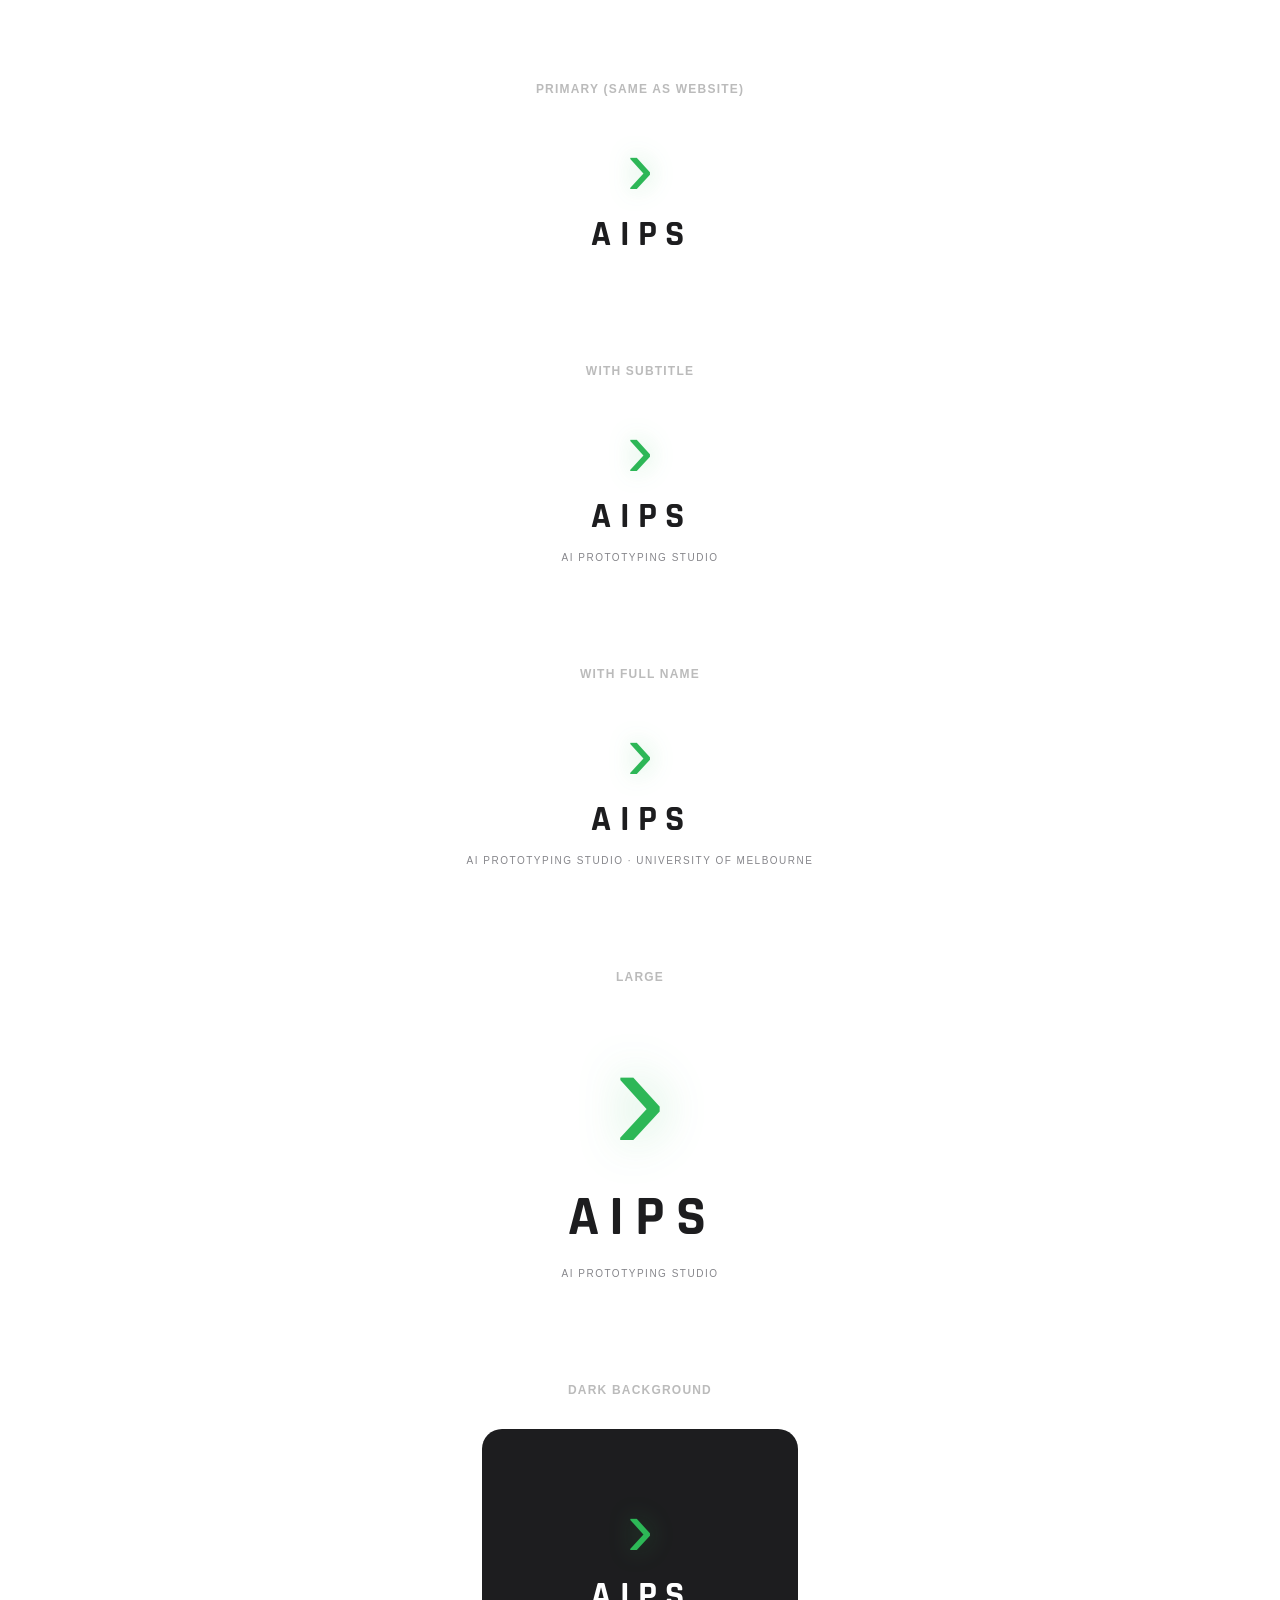
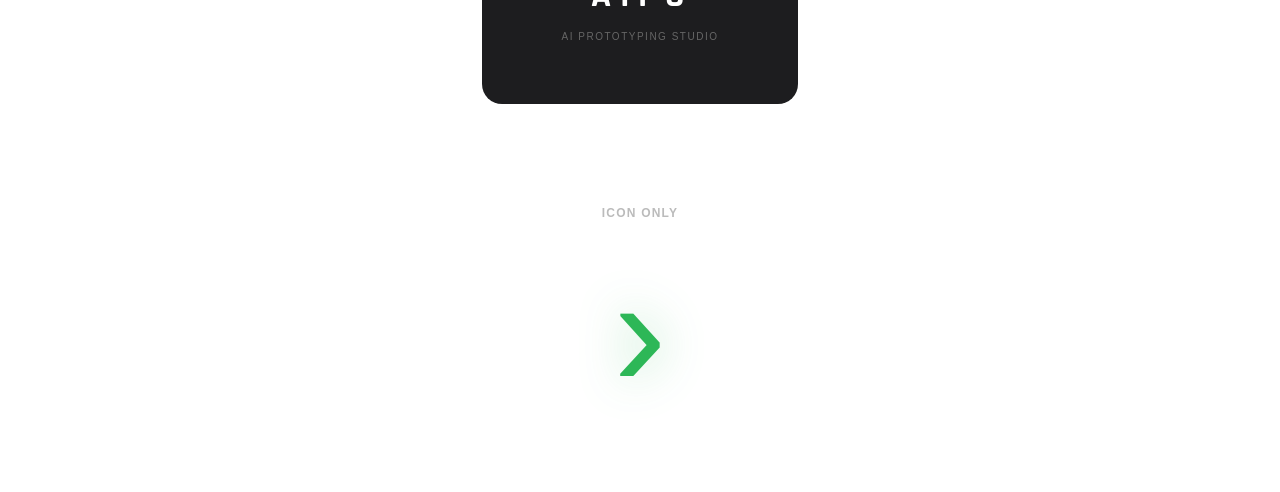
<file: logo-export.html>
<!DOCTYPE html>
<html>
<head>
<meta charset="UTF-8">
<title>AIPS Logo Export</title>
<link href="https://fonts.googleapis.com/css2?family=Rajdhani:wght@700&display=swap" rel="stylesheet" />
<link rel="stylesheet" href="css/style.css" />
<style>
  body {
    margin: 0;
    background: #fff;
    display: flex;
    flex-direction: column;
    align-items: center;
    justify-content: center;
    min-height: 100vh;
    gap: 100px;
    padding: 80px 20px;
  }
  .logo-variant { text-align: center; }
  .logo-variant h3 {
    font-family: sans-serif;
    font-size: 12px;
    color: #bbb;
    margin-bottom: 30px;
    text-transform: uppercase;
    letter-spacing: 0.1em;
  }

  /* Re-use exact splash styles but without animation */
  .logo-static {
    display: flex;
    flex-direction: column;
    align-items: center;
    justify-content: center;
  }
  .logo-static .splash-chevron {
    animation: none;
    opacity: 1;
    transform: none;
    filter: drop-shadow(0 0 12px rgba(45,183,87,0.35));
  }
  .logo-static .splash-text {
    margin-top: 0;
  }
  .logo-static .splash-text span {
    animation: none;
    opacity: 1;
    transform: none;
  }

  /* Subtitle */
  .logo-sub {
    font-family: -apple-system, sans-serif;
    font-size: 10px;
    letter-spacing: 0.15em;
    text-transform: uppercase;
    color: #86868b;
    margin-top: 6px;
  }

  /* Dark variant */
  .dark-wrap {
    background: #1d1d1f;
    padding: 60px 80px;
    border-radius: 20px;
  }
  .dark-wrap .splash-text span { color: #fff; }
  .dark-wrap .logo-sub { color: #666; }

  /* Bigger variant */
  .logo-big .splash-chevron { font-size: 160px; filter: drop-shadow(0 0 24px rgba(45,183,87,0.4)); }
  .logo-big .splash-text { font-size: 56px; }
</style>
</head>
<body>

<!-- 1. PRIMARY — exact same as website splash -->
<div class="logo-variant">
  <h3>Primary (same as website)</h3>
  <div class="logo-static">
    <div class="splash-chevron">›</div>
    <div class="splash-text">
      <span>A</span><span>I</span><span>P</span><span>S</span>
    </div>
  </div>
</div>

<!-- 2. WITH SUBTITLE -->
<div class="logo-variant">
  <h3>With Subtitle</h3>
  <div class="logo-static">
    <div class="splash-chevron">›</div>
    <div class="splash-text">
      <span>A</span><span>I</span><span>P</span><span>S</span>
    </div>
    <div class="logo-sub">AI Prototyping Studio</div>
  </div>
</div>

<!-- 3. WITH FULL NAME -->
<div class="logo-variant">
  <h3>With Full Name</h3>
  <div class="logo-static">
    <div class="splash-chevron">›</div>
    <div class="splash-text">
      <span>A</span><span>I</span><span>P</span><span>S</span>
    </div>
    <div class="logo-sub">AI Prototyping Studio · University of Melbourne</div>
  </div>
</div>

<!-- 4. SCALED UP -->
<div class="logo-variant">
  <h3>Large</h3>
  <div class="logo-static logo-big">
    <div class="splash-chevron">›</div>
    <div class="splash-text">
      <span>A</span><span>I</span><span>P</span><span>S</span>
    </div>
    <div class="logo-sub">AI Prototyping Studio</div>
  </div>
</div>

<!-- 5. DARK BACKGROUND -->
<div class="logo-variant">
  <h3>Dark Background</h3>
  <div class="dark-wrap">
    <div class="logo-static">
      <div class="splash-chevron">›</div>
      <div class="splash-text">
        <span>A</span><span>I</span><span>P</span><span>S</span>
      </div>
      <div class="logo-sub">AI Prototyping Studio</div>
    </div>
  </div>
</div>

<!-- 6. ICON ONLY -->
<div class="logo-variant">
  <h3>Icon Only</h3>
  <div class="logo-static logo-big">
    <div class="splash-chevron">›</div>
  </div>
</div>

</body>
</html>
</file>
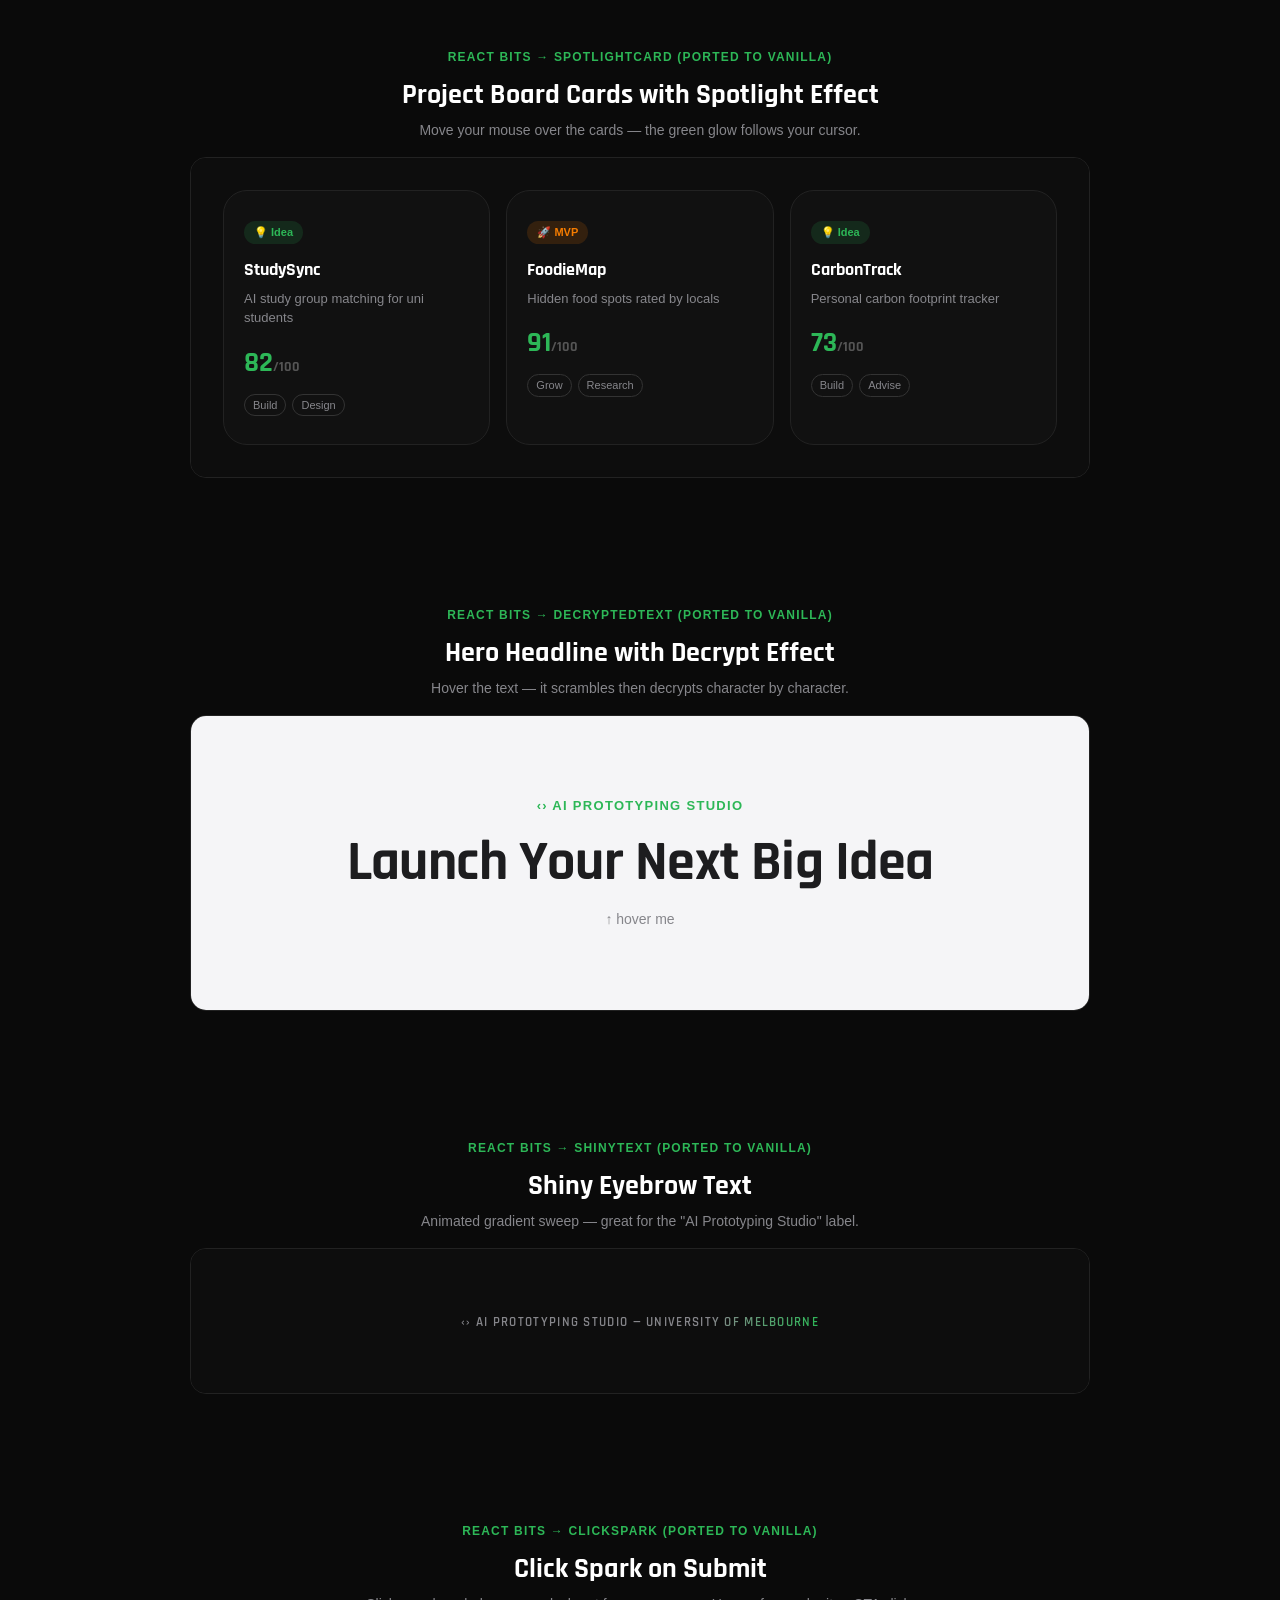
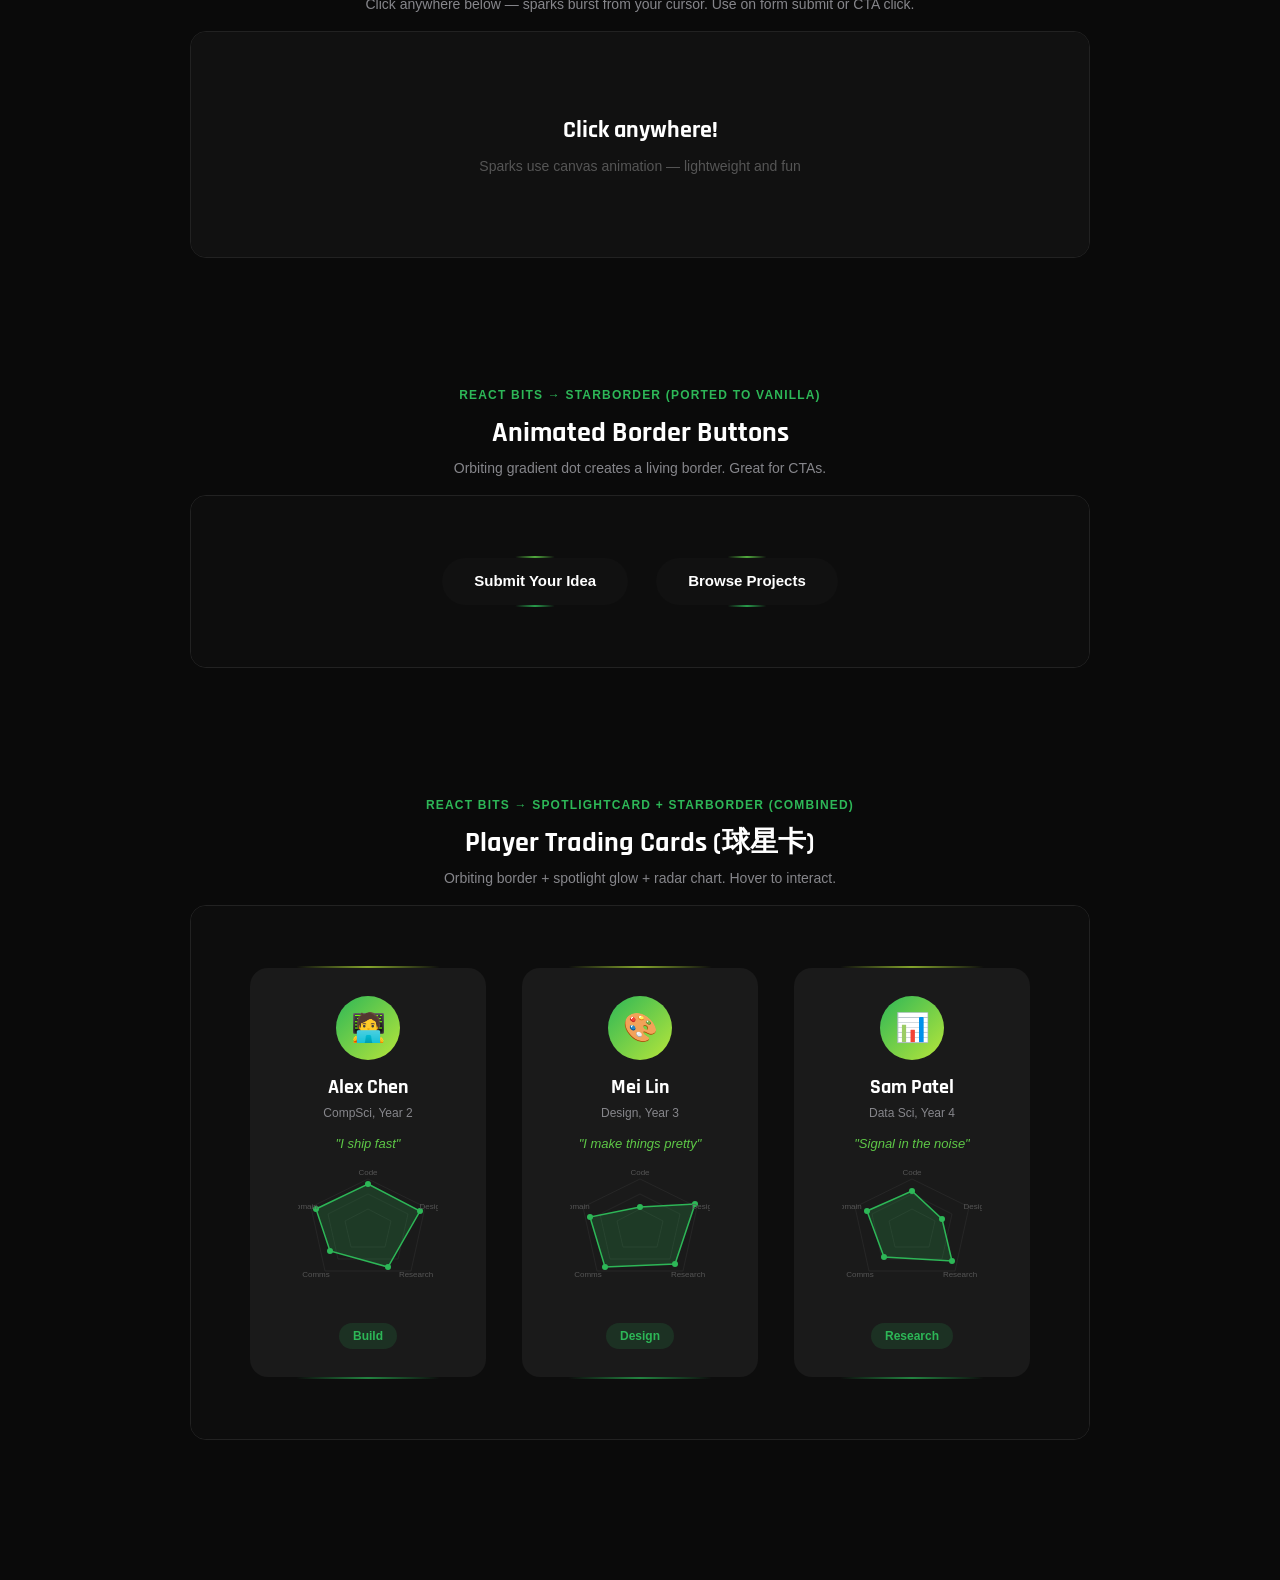
<file: .superpowers/brainstorm/42397-1775381828/content/real-demos.html>
<!DOCTYPE html>
<html lang="en">
<head>
<meta charset="UTF-8">
<meta name="viewport" content="width=device-width, initial-scale=1.0">
<title>AIPS — React Bits Effects (Vanilla Ports)</title>
<link href="https://fonts.googleapis.com/css2?family=Rajdhani:wght@400;500;600;700&display=swap" rel="stylesheet">
<style>
  *, *::before, *::after { box-sizing: border-box; margin: 0; padding: 0; }
  body {
    font-family: -apple-system, BlinkMacSystemFont, "SF Pro Text", sans-serif;
    background: #0a0a0a;
    color: #f5f5f7;
    line-height: 1.5;
  }
  h1, h2, h3, h4 { font-family: 'Rajdhani', sans-serif; font-weight: 700; }

  .label-bar {
    text-align: center;
    padding: 48px 20px 16px;
  }
  .label-bar .src { color: #2DB757; font-size: 12px; font-weight: 600; text-transform: uppercase; letter-spacing: 0.1em; margin-bottom: 8px; }
  .label-bar h2 { font-size: 28px; color: #fff; }
  .label-bar p { color: #86868b; font-size: 14px; margin-top: 4px; }

  .frame {
    max-width: 900px;
    margin: 0 auto 80px;
    border-radius: 16px;
    overflow: hidden;
    border: 1px solid #222;
  }

  /* ═══════════════════════════════════════
     1. SPOTLIGHT CARDS (from React Bits SpotlightCard)
     Ported: CSS radial-gradient follows mouse via custom props
     ═══════════════════════════════════════ */
  .spotlight-demo {
    display: grid;
    grid-template-columns: repeat(3, 1fr);
    gap: 16px;
    padding: 32px;
    background: #0d0d0d;
  }

  .card-spotlight {
    position: relative;
    border-radius: 1.5rem;
    border: 1px solid #222;
    background: #111;
    padding: 28px 20px;
    overflow: hidden;
    cursor: pointer;
    --mouse-x: 50%;
    --mouse-y: 50%;
    --spotlight-color: rgba(45, 183, 87, 0.25);
  }

  .card-spotlight::before {
    content: '';
    position: absolute;
    top: 0; left: 0; right: 0; bottom: 0;
    background: radial-gradient(circle at var(--mouse-x) var(--mouse-y), var(--spotlight-color), transparent 80%);
    opacity: 0;
    transition: opacity 0.5s ease;
    pointer-events: none;
  }

  .card-spotlight:hover::before { opacity: 0.6; }

  .card-spotlight .tag {
    display: inline-block; font-size: 11px; font-weight: 600;
    padding: 3px 10px; border-radius: 20px;
    background: rgba(45,183,87,0.15); color: #2DB757;
    margin-bottom: 12px;
  }
  .card-spotlight .tag.mvp { background: rgba(245,124,0,0.15); color: #f57c00; }
  .card-spotlight h3 { font-size: 18px; color: #fff; margin-bottom: 6px; }
  .card-spotlight p { font-size: 13px; color: #86868b; margin-bottom: 14px; }
  .card-spotlight .score {
    font-family: 'Rajdhani', sans-serif; font-weight: 700;
    font-size: 28px; color: #2DB757;
  }
  .card-spotlight .score small { font-size: 14px; color: #555; }
  .card-spotlight .roles { display: flex; gap: 6px; margin-top: 10px; }
  .card-spotlight .role {
    font-size: 11px; padding: 2px 8px; border-radius: 12px;
    border: 1px solid #333; color: #86868b;
  }

  /* ═══════════════════════════════════════
     2. DECRYPTED TEXT (from React Bits DecryptedText)
     Ported: scramble chars on hover, reveal sequentially
     ═══════════════════════════════════════ */
  .decrypt-demo {
    text-align: center;
    padding: 80px 24px;
    background: #f5f5f7;
  }
  .decrypt-demo .eyebrow {
    font-size: 13px; font-weight: 600; color: #2DB757;
    text-transform: uppercase; letter-spacing: 0.1em; margin-bottom: 16px;
  }
  .decrypt-text {
    font-family: 'Rajdhani', sans-serif;
    font-size: clamp(36px, 6vw, 56px);
    font-weight: 700;
    color: #1d1d1f;
    cursor: pointer;
    display: inline-block;
    letter-spacing: -0.01em;
    line-height: 1.1;
  }
  .decrypt-text .char {
    display: inline-block;
    transition: color 0.1s;
  }
  .decrypt-text .char.scrambled {
    color: #ccc;
    font-family: monospace;
  }
  .decrypt-demo .hint {
    color: #86868b; font-size: 14px; margin-top: 16px;
  }

  /* ═══════════════════════════════════════
     3. SHINY TEXT (from React Bits ShinyText)
     Ported: animated gradient sweep across text
     ═══════════════════════════════════════ */
  .shiny-demo {
    text-align: center;
    padding: 60px 24px;
    background: #0d0d0d;
  }
  .shiny-text {
    font-family: 'Rajdhani', sans-serif;
    font-size: 13px;
    font-weight: 600;
    text-transform: uppercase;
    letter-spacing: 0.1em;
    background-image: linear-gradient(
      120deg,
      #86868b 0%, #86868b 35%,
      #2DB757 50%,
      #86868b 65%, #86868b 100%
    );
    background-size: 200% auto;
    -webkit-background-clip: text;
    background-clip: text;
    -webkit-text-fill-color: transparent;
    animation: shiny-sweep 3s linear infinite;
  }
  @keyframes shiny-sweep {
    0% { background-position: 150% center; }
    100% { background-position: -50% center; }
  }

  /* ═══════════════════════════════════════
     4. CLICK SPARK (from React Bits ClickSpark)
     Ported: canvas spark burst on click
     ═══════════════════════════════════════ */
  .spark-demo {
    position: relative;
    text-align: center;
    padding: 80px 24px;
    background: #111;
    cursor: crosshair;
    user-select: none;
  }
  .spark-demo canvas {
    position: absolute;
    top: 0; left: 0;
    width: 100%; height: 100%;
    pointer-events: none;
  }
  .spark-demo h3 { color: #fff; font-size: 24px; position: relative; z-index: 1; }
  .spark-demo p { color: #555; font-size: 14px; margin-top: 8px; position: relative; z-index: 1; }

  /* ═══════════════════════════════════════
     5. STAR BORDER BUTTON (from React Bits StarBorder)
     Ported: animated gradient border orbiting a button
     ═══════════════════════════════════════ */
  .starborder-demo {
    display: flex;
    gap: 24px;
    justify-content: center;
    align-items: center;
    padding: 60px;
    background: #0d0d0d;
  }

  .star-border-container {
    position: relative;
    border-radius: 980px;
    padding: 2px;
    overflow: hidden;
    display: inline-block;
  }

  .star-border-container .border-gradient-bottom,
  .star-border-container .border-gradient-top {
    position: absolute;
    width: 200%;
    height: 200%;
    border-radius: 50%;
    animation: star-orbit 4s linear infinite;
    pointer-events: none;
    opacity: 0.85;
  }

  .star-border-container .border-gradient-bottom {
    bottom: -100%; left: -50%;
    background: radial-gradient(circle, #2DB757, transparent 10%);
  }
  .star-border-container .border-gradient-top {
    top: -100%; left: -50%;
    background: radial-gradient(circle, #5EC847, transparent 10%);
    animation-delay: -2s;
  }

  @keyframes star-orbit {
    0% { transform: rotate(0deg) translateX(0); }
    100% { transform: rotate(360deg) translateX(0); }
  }

  .star-border-container .inner-content {
    position: relative;
    z-index: 1;
    background: #111;
    border-radius: 980px;
    padding: 12px 32px;
    font-size: 15px;
    font-weight: 600;
    color: #fff;
    display: block;
  }

  /* ═══════════════════════════════════════
     6. PLAYER CARD w/ SPOTLIGHT + STAR BORDER
     Combining effects for the trading card
     ═══════════════════════════════════════ */
  .player-demo {
    display: flex;
    gap: 32px;
    justify-content: center;
    padding: 60px 40px;
    background: #0d0d0d;
  }

  .player-card {
    width: 240px;
    position: relative;
    border-radius: 20px;
    padding: 2px;
    overflow: hidden;
    cursor: pointer;
    transition: transform 0.3s ease, box-shadow 0.3s ease;
  }

  .player-card .border-gradient-bottom,
  .player-card .border-gradient-top {
    position: absolute;
    width: 300%;
    height: 300%;
    border-radius: 50%;
    animation: star-orbit 5s linear infinite;
    pointer-events: none;
    opacity: 0.7;
  }
  .player-card .border-gradient-bottom {
    bottom: -150%; left: -100%;
    background: radial-gradient(circle, #2DB757, transparent 10%);
  }
  .player-card .border-gradient-top {
    top: -150%; left: -100%;
    background: radial-gradient(circle, #B8E63A, transparent 10%);
    animation-delay: -2.5s;
  }

  .player-card:hover {
    transform: translateY(-8px) scale(1.03);
    box-shadow: 0 20px 60px rgba(45,183,87,0.25);
  }

  .player-card-inner {
    position: relative;
    z-index: 1;
    background: #1a1a1a;
    border-radius: 18px;
    padding: 28px 20px;
    text-align: center;
    overflow: hidden;
    --mouse-x: 50%;
    --mouse-y: 50%;
  }

  .player-card-inner::before {
    content: '';
    position: absolute;
    top: 0; left: 0; right: 0; bottom: 0;
    background: radial-gradient(circle at var(--mouse-x) var(--mouse-y), rgba(45,183,87,0.15), transparent 60%);
    opacity: 0;
    transition: opacity 0.4s;
    pointer-events: none;
  }
  .player-card:hover .player-card-inner::before { opacity: 1; }

  .player-avatar {
    width: 64px; height: 64px; border-radius: 50%;
    background: linear-gradient(135deg, #2DB757, #B8E63A);
    margin: 0 auto 12px;
    display: flex; align-items: center; justify-content: center;
    font-size: 28px;
  }
  .player-card-inner h3 { font-size: 20px; color: #fff; margin-bottom: 2px; }
  .player-card-inner .degree { font-size: 12px; color: #86868b; margin-bottom: 12px; }
  .player-card-inner .superpower {
    font-size: 13px; font-style: italic; color: #5EC847; margin-bottom: 16px;
  }

  /* Radar chart */
  .radar-wrap { width: 140px; height: 140px; margin: 0 auto 14px; }
  .radar-wrap svg { width: 100%; height: 100%; }
  .radar-grid { fill: none; stroke: #333; stroke-width: 0.5; }
  .radar-shape { fill: rgba(45,183,87,0.2); stroke: #2DB757; stroke-width: 1.5; }
  .radar-dot { fill: #2DB757; r: 3; }
  .radar-label { fill: #555; font-size: 8px; text-anchor: middle; }

  .player-role-badge {
    display: inline-block; font-size: 12px; font-weight: 600;
    padding: 4px 14px; border-radius: 20px;
    background: rgba(45,183,87,0.15); color: #2DB757;
  }

  /* ═══════════════════════════════════════
     BOTTOM SPACER
     ═══════════════════════════════════════ */
  .spacer { height: 60px; }
</style>
</head>
<body>

<!-- 1. SPOTLIGHT CARDS -->
<div class="label-bar">
  <div class="src">React Bits → SpotlightCard (ported to vanilla)</div>
  <h2>Project Board Cards with Spotlight Effect</h2>
  <p>Move your mouse over the cards — the green glow follows your cursor.</p>
</div>
<div class="frame">
  <div class="spotlight-demo" id="spotlightDemo">
    <div class="card-spotlight">
      <span class="tag">💡 Idea</span>
      <h3>StudySync</h3>
      <p>AI study group matching for uni students</p>
      <div class="score">82<small>/100</small></div>
      <div class="roles"><span class="role">Build</span><span class="role">Design</span></div>
    </div>
    <div class="card-spotlight">
      <span class="tag mvp">🚀 MVP</span>
      <h3>FoodieMap</h3>
      <p>Hidden food spots rated by locals</p>
      <div class="score">91<small>/100</small></div>
      <div class="roles"><span class="role">Grow</span><span class="role">Research</span></div>
    </div>
    <div class="card-spotlight">
      <span class="tag">💡 Idea</span>
      <h3>CarbonTrack</h3>
      <p>Personal carbon footprint tracker</p>
      <div class="score">73<small>/100</small></div>
      <div class="roles"><span class="role">Build</span><span class="role">Advise</span></div>
    </div>
  </div>
</div>

<!-- 2. DECRYPTED TEXT -->
<div class="label-bar">
  <div class="src">React Bits → DecryptedText (ported to vanilla)</div>
  <h2>Hero Headline with Decrypt Effect</h2>
  <p>Hover the text — it scrambles then decrypts character by character.</p>
</div>
<div class="frame">
  <div class="decrypt-demo">
    <div class="eyebrow">‹› AI Prototyping Studio</div>
    <div class="decrypt-text" id="decryptText">Launch Your Next Big Idea</div>
    <div class="hint">↑ hover me</div>
  </div>
</div>

<!-- 3. SHINY TEXT -->
<div class="label-bar">
  <div class="src">React Bits → ShinyText (ported to vanilla)</div>
  <h2>Shiny Eyebrow Text</h2>
  <p>Animated gradient sweep — great for the "AI Prototyping Studio" label.</p>
</div>
<div class="frame">
  <div class="shiny-demo">
    <span class="shiny-text">‹› AI Prototyping Studio — University of Melbourne</span>
  </div>
</div>

<!-- 4. CLICK SPARK -->
<div class="label-bar">
  <div class="src">React Bits → ClickSpark (ported to vanilla)</div>
  <h2>Click Spark on Submit</h2>
  <p>Click anywhere below — sparks burst from your cursor. Use on form submit or CTA click.</p>
</div>
<div class="frame">
  <div class="spark-demo" id="sparkDemo">
    <canvas id="sparkCanvas"></canvas>
    <h3>Click anywhere!</h3>
    <p>Sparks use canvas animation — lightweight and fun</p>
  </div>
</div>

<!-- 5. STAR BORDER -->
<div class="label-bar">
  <div class="src">React Bits → StarBorder (ported to vanilla)</div>
  <h2>Animated Border Buttons</h2>
  <p>Orbiting gradient dot creates a living border. Great for CTAs.</p>
</div>
<div class="frame">
  <div class="starborder-demo">
    <div class="star-border-container">
      <div class="border-gradient-bottom"></div>
      <div class="border-gradient-top"></div>
      <span class="inner-content">Submit Your Idea</span>
    </div>
    <div class="star-border-container">
      <div class="border-gradient-bottom"></div>
      <div class="border-gradient-top"></div>
      <span class="inner-content">Browse Projects</span>
    </div>
  </div>
</div>

<!-- 6. PLAYER TRADING CARD (SpotlightCard + StarBorder combined) -->
<div class="label-bar">
  <div class="src">React Bits → SpotlightCard + StarBorder (combined)</div>
  <h2>Player Trading Cards (球星卡)</h2>
  <p>Orbiting border + spotlight glow + radar chart. Hover to interact.</p>
</div>
<div class="frame">
  <div class="player-demo">
    <div class="player-card">
      <div class="border-gradient-bottom"></div>
      <div class="border-gradient-top"></div>
      <div class="player-card-inner">
        <div class="player-avatar">🧑‍💻</div>
        <h3>Alex Chen</h3>
        <div class="degree">CompSci, Year 2</div>
        <div class="superpower">"I ship fast"</div>
        <div class="radar-wrap">
          <svg viewBox="0 0 140 140">
            <polygon class="radar-grid" points="70,10 127,38 113,102 27,102 13,38" />
            <polygon class="radar-grid" points="70,25 110,45 100,90 40,90 30,45" />
            <polygon class="radar-grid" points="70,40 93,52 87,78 53,78 47,52" />
            <polygon class="radar-shape" points="70,15 122,42 90,98 32,82 18,40" />
            <circle class="radar-dot" cx="70" cy="15" />
            <circle class="radar-dot" cx="122" cy="42" />
            <circle class="radar-dot" cx="90" cy="98" />
            <circle class="radar-dot" cx="32" cy="82" />
            <circle class="radar-dot" cx="18" cy="40" />
            <text class="radar-label" x="70" y="6">Code</text>
            <text class="radar-label" x="134" y="40">Design</text>
            <text class="radar-label" x="118" y="108">Research</text>
            <text class="radar-label" x="18" y="108">Comms</text>
            <text class="radar-label" x="6" y="40">Domain</text>
          </svg>
        </div>
        <span class="player-role-badge">Build</span>
      </div>
    </div>

    <div class="player-card">
      <div class="border-gradient-bottom"></div>
      <div class="border-gradient-top"></div>
      <div class="player-card-inner">
        <div class="player-avatar">🎨</div>
        <h3>Mei Lin</h3>
        <div class="degree">Design, Year 3</div>
        <div class="superpower">"I make things pretty"</div>
        <div class="radar-wrap">
          <svg viewBox="0 0 140 140">
            <polygon class="radar-grid" points="70,10 127,38 113,102 27,102 13,38" />
            <polygon class="radar-grid" points="70,25 110,45 100,90 40,90 30,45" />
            <polygon class="radar-grid" points="70,40 93,52 87,78 53,78 47,52" />
            <polygon class="radar-shape" points="70,38 125,35 105,95 35,98 20,48" />
            <circle class="radar-dot" cx="70" cy="38" />
            <circle class="radar-dot" cx="125" cy="35" />
            <circle class="radar-dot" cx="105" cy="95" />
            <circle class="radar-dot" cx="35" cy="98" />
            <circle class="radar-dot" cx="20" cy="48" />
            <text class="radar-label" x="70" y="6">Code</text>
            <text class="radar-label" x="134" y="40">Design</text>
            <text class="radar-label" x="118" y="108">Research</text>
            <text class="radar-label" x="18" y="108">Comms</text>
            <text class="radar-label" x="6" y="40">Domain</text>
          </svg>
        </div>
        <span class="player-role-badge">Design</span>
      </div>
    </div>

    <div class="player-card">
      <div class="border-gradient-bottom"></div>
      <div class="border-gradient-top"></div>
      <div class="player-card-inner">
        <div class="player-avatar">📊</div>
        <h3>Sam Patel</h3>
        <div class="degree">Data Sci, Year 4</div>
        <div class="superpower">"Signal in the noise"</div>
        <div class="radar-wrap">
          <svg viewBox="0 0 140 140">
            <polygon class="radar-grid" points="70,10 127,38 113,102 27,102 13,38" />
            <polygon class="radar-grid" points="70,25 110,45 100,90 40,90 30,45" />
            <polygon class="radar-grid" points="70,40 93,52 87,78 53,78 47,52" />
            <polygon class="radar-shape" points="70,22 100,50 110,92 42,88 25,42" />
            <circle class="radar-dot" cx="70" cy="22" />
            <circle class="radar-dot" cx="100" cy="50" />
            <circle class="radar-dot" cx="110" cy="92" />
            <circle class="radar-dot" cx="42" cy="88" />
            <circle class="radar-dot" cx="25" cy="42" />
            <text class="radar-label" x="70" y="6">Code</text>
            <text class="radar-label" x="134" y="40">Design</text>
            <text class="radar-label" x="118" y="108">Research</text>
            <text class="radar-label" x="18" y="108">Comms</text>
            <text class="radar-label" x="6" y="40">Domain</text>
          </svg>
        </div>
        <span class="player-role-badge">Research</span>
      </div>
    </div>
  </div>
</div>

<div class="spacer"></div>

<script>
  // ═══ 1. SPOTLIGHT CARDS — port of SpotlightCard.jsx ═══
  document.querySelectorAll('.card-spotlight').forEach(card => {
    card.addEventListener('mousemove', e => {
      const rect = card.getBoundingClientRect();
      card.style.setProperty('--mouse-x', `${e.clientX - rect.left}px`);
      card.style.setProperty('--mouse-y', `${e.clientY - rect.top}px`);
    });
  });

  // Same for player card inner
  document.querySelectorAll('.player-card-inner').forEach(card => {
    card.addEventListener('mousemove', e => {
      const rect = card.getBoundingClientRect();
      card.style.setProperty('--mouse-x', `${e.clientX - rect.left}px`);
      card.style.setProperty('--mouse-y', `${e.clientY - rect.top}px`);
    });
  });

  // ═══ 2. DECRYPTED TEXT — port of DecryptedText.jsx ═══
  (function() {
    const el = document.getElementById('decryptText');
    const originalText = el.textContent;
    const chars = 'ABCDEFGHIJKLMNOPQRSTUVWXYZabcdefghijklmnopqrstuvwxyz!@#$%^&*';
    let isAnimating = false;

    function scrambleHTML(text, revealedSet) {
      return text.split('').map((ch, i) => {
        if (ch === ' ') return ' ';
        if (revealedSet.has(i)) return `<span class="char">${ch}</span>`;
        const rnd = chars[Math.floor(Math.random() * chars.length)];
        return `<span class="char scrambled">${rnd}</span>`;
      }).join('');
    }

    el.addEventListener('mouseenter', () => {
      if (isAnimating) return;
      isAnimating = true;

      const revealed = new Set();
      const len = originalText.length;
      let frame = 0;

      const interval = setInterval(() => {
        // Reveal ~2 chars per tick
        for (let j = 0; j < 2; j++) {
          // Find next non-space unrevealed char from start
          for (let i = 0; i < len; i++) {
            if (originalText[i] !== ' ' && !revealed.has(i)) {
              revealed.add(i);
              break;
            }
          }
        }
        el.innerHTML = scrambleHTML(originalText, revealed);
        frame++;

        if (revealed.size >= len - originalText.split(' ').length + originalText.split(' ').length || frame > 60) {
          clearInterval(interval);
          el.innerHTML = scrambleHTML(originalText, new Set(Array.from({length: len}, (_, i) => i)));
          isAnimating = false;
        }
      }, 40);
    });

    el.addEventListener('mouseleave', () => {
      el.textContent = originalText;
      isAnimating = false;
    });
  })();

  // ═══ 4. CLICK SPARK — port of ClickSpark.jsx ═══
  (function() {
    const demo = document.getElementById('sparkDemo');
    const canvas = document.getElementById('sparkCanvas');
    const ctx = canvas.getContext('2d');
    const sparks = [];
    const SPARK_COLOR = '#2DB757';
    const SPARK_COUNT = 8;
    const SPARK_SIZE = 12;
    const SPARK_RADIUS = 20;
    const DURATION = 400;

    function resize() {
      const rect = demo.getBoundingClientRect();
      canvas.width = rect.width;
      canvas.height = rect.height;
    }
    resize();
    window.addEventListener('resize', resize);

    function easeOut(t) { return t * (2 - t); }

    function draw(timestamp) {
      ctx.clearRect(0, 0, canvas.width, canvas.height);

      for (let i = sparks.length - 1; i >= 0; i--) {
        const s = sparks[i];
        const elapsed = timestamp - s.startTime;
        if (elapsed >= DURATION) { sparks.splice(i, 1); continue; }

        const progress = elapsed / DURATION;
        const eased = easeOut(progress);
        const dist = eased * SPARK_RADIUS * 2;
        const lineLen = SPARK_SIZE * (1 - eased);

        const x1 = s.x + dist * Math.cos(s.angle);
        const y1 = s.y + dist * Math.sin(s.angle);
        const x2 = s.x + (dist + lineLen) * Math.cos(s.angle);
        const y2 = s.y + (dist + lineLen) * Math.sin(s.angle);

        ctx.strokeStyle = SPARK_COLOR;
        ctx.lineWidth = 2;
        ctx.beginPath();
        ctx.moveTo(x1, y1);
        ctx.lineTo(x2, y2);
        ctx.stroke();
      }

      requestAnimationFrame(draw);
    }
    requestAnimationFrame(draw);

    demo.addEventListener('click', e => {
      const rect = demo.getBoundingClientRect();
      const x = e.clientX - rect.left;
      const y = e.clientY - rect.top;
      const now = performance.now();

      for (let i = 0; i < SPARK_COUNT; i++) {
        sparks.push({
          x, y,
          angle: (2 * Math.PI * i) / SPARK_COUNT,
          startTime: now
        });
      }
    });
  })();
</script>

</body>
</html>
</file>
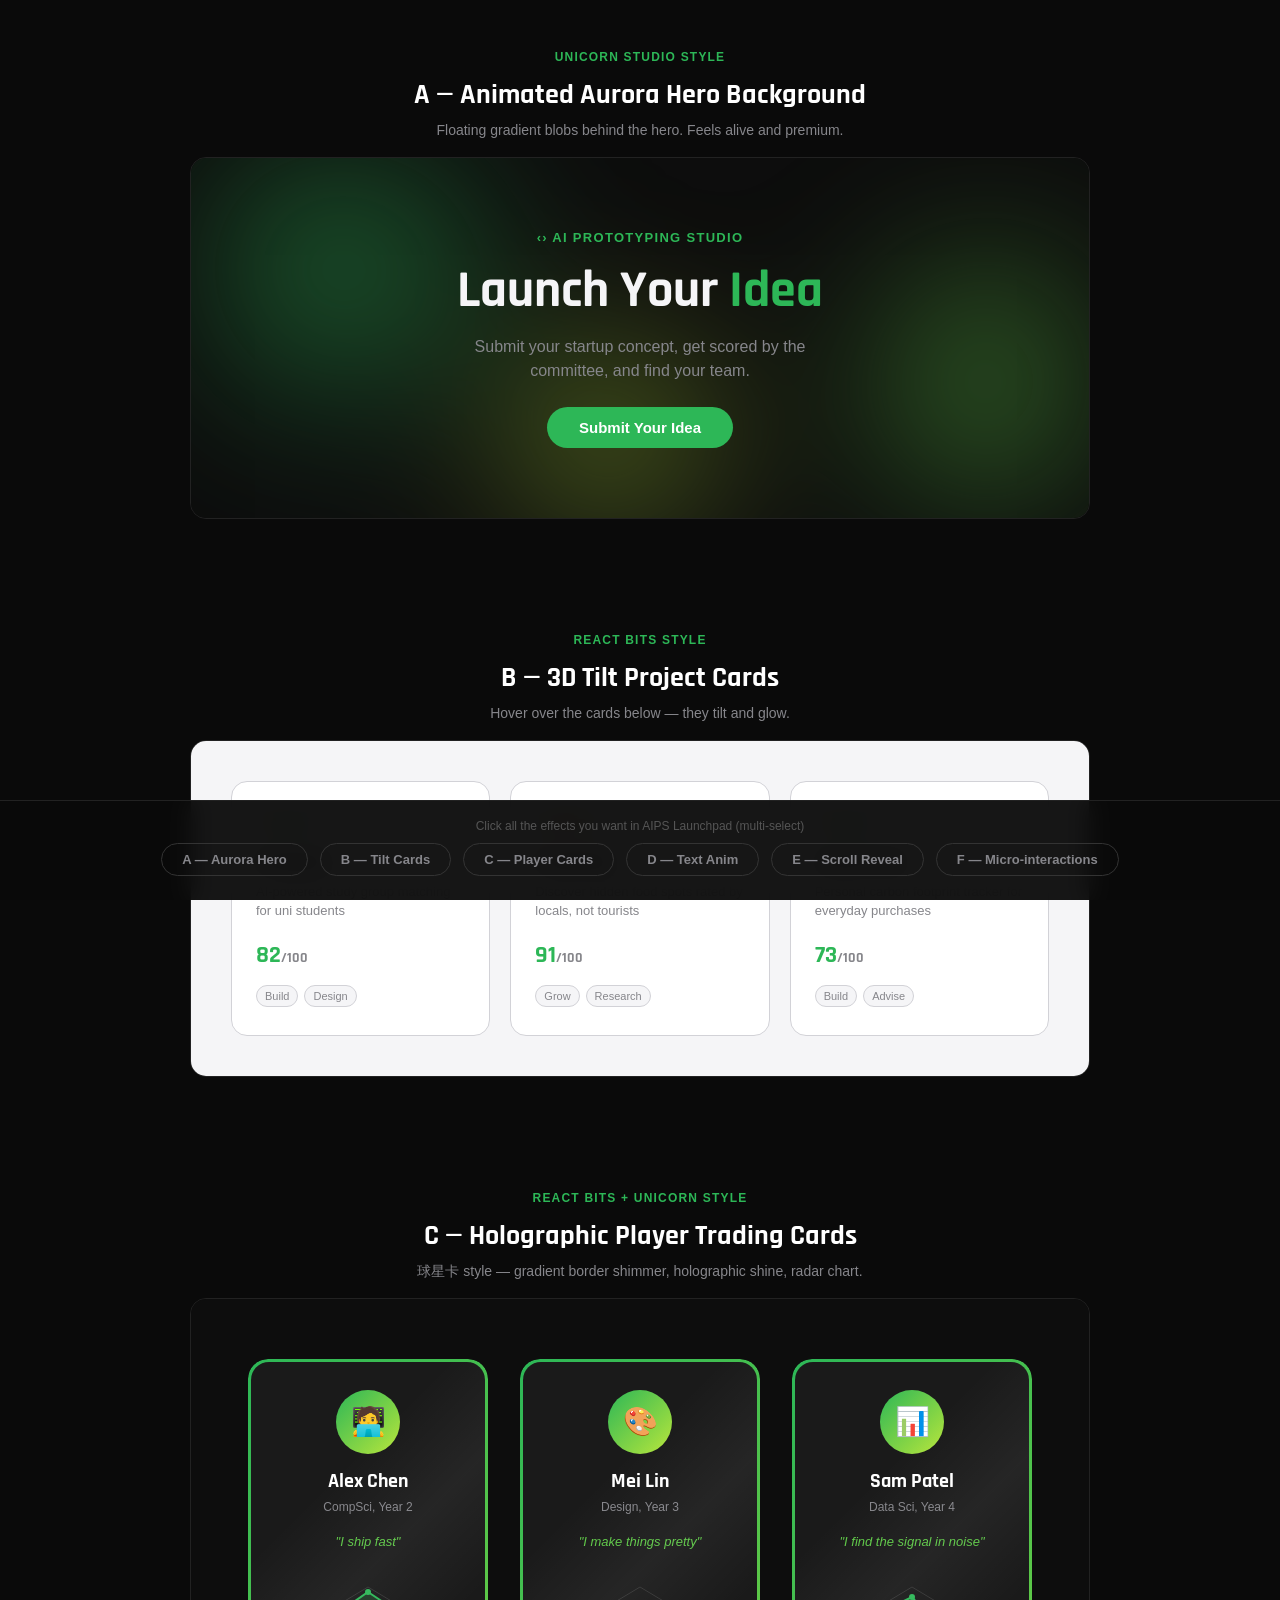
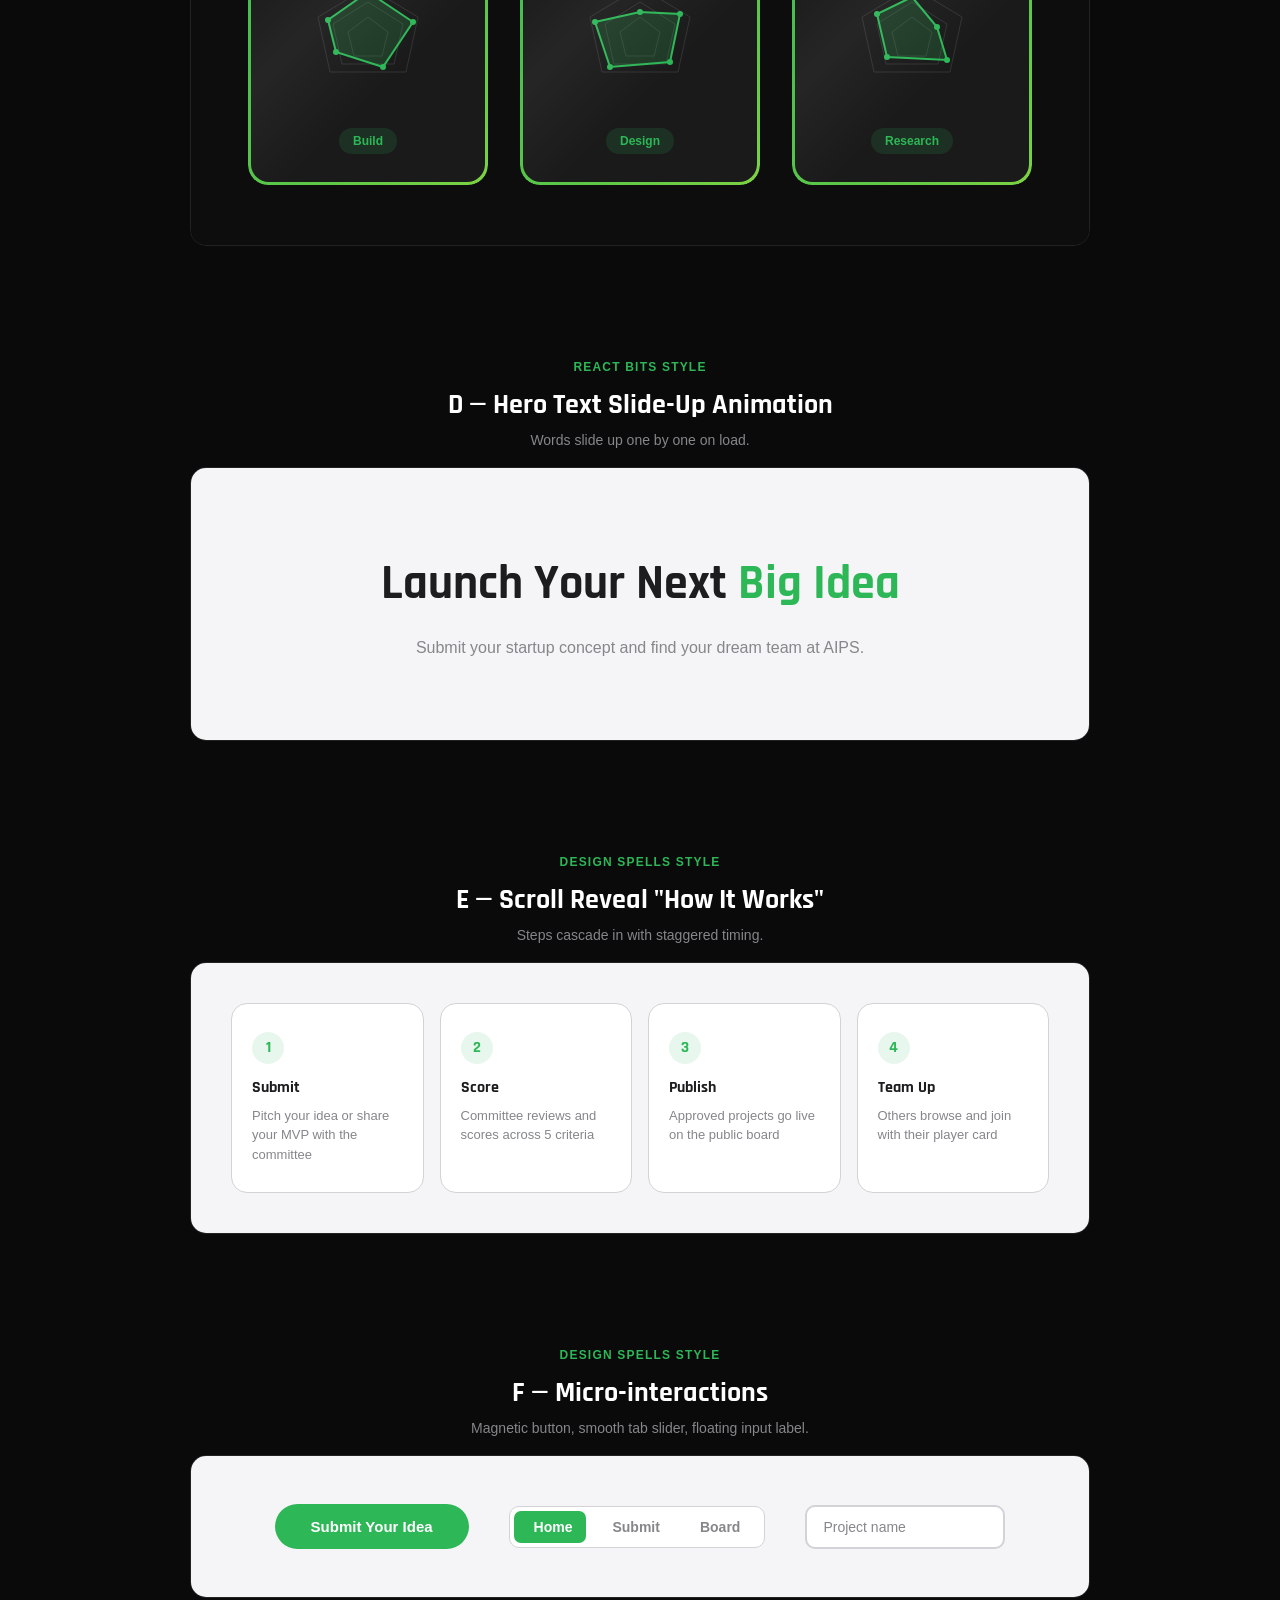
<file: .superpowers/brainstorm/42397-1775381828/content/visual-demos.html>
<!DOCTYPE html>
<html lang="en">
<head>
<meta charset="UTF-8">
<meta name="viewport" content="width=device-width, initial-scale=1.0">
<title>AIPS Launchpad — Visual Enhancement Demos</title>
<link href="https://fonts.googleapis.com/css2?family=Rajdhani:wght@400;500;600;700&display=swap" rel="stylesheet">
<style>
  *, *::before, *::after { box-sizing: border-box; margin: 0; padding: 0; }
  body {
    font-family: -apple-system, BlinkMacSystemFont, "SF Pro Text", sans-serif;
    background: #0a0a0a;
    color: #f5f5f7;
    line-height: 1.5;
  }
  h1, h2, h3, h4 { font-family: 'Rajdhani', sans-serif; font-weight: 700; }

  .section-label {
    text-align: center;
    padding: 48px 20px 16px;
  }
  .section-label h2 { font-size: 28px; color: #fff; }
  .section-label p { color: #86868b; font-size: 14px; margin-top: 4px; }
  .section-label .source { color: #2DB757; font-size: 12px; font-weight: 600; text-transform: uppercase; letter-spacing: 0.1em; margin-bottom: 8px; }

  .demo-frame {
    max-width: 900px;
    margin: 0 auto 64px;
    border-radius: 16px;
    overflow: hidden;
    border: 1px solid #222;
  }

  /* ═══════════════════════════════════════════════════════
     A: ANIMATED HERO BACKGROUND (Aurora/Mesh Gradient)
     ═══════════════════════════════════════════════════════ */
  .hero-demo {
    position: relative;
    height: 360px;
    display: flex;
    align-items: center;
    justify-content: center;
    text-align: center;
    overflow: hidden;
    background: #0d0d0d;
  }

  .aurora {
    position: absolute;
    inset: 0;
    overflow: hidden;
    filter: blur(80px);
    opacity: 0.6;
  }

  .aurora .blob {
    position: absolute;
    border-radius: 50%;
    animation: float 8s ease-in-out infinite;
  }

  .aurora .blob:nth-child(1) {
    width: 400px; height: 400px;
    background: radial-gradient(circle, #2DB757 0%, transparent 70%);
    top: -100px; left: -50px;
    animation-delay: 0s;
  }
  .aurora .blob:nth-child(2) {
    width: 350px; height: 350px;
    background: radial-gradient(circle, #5EC847 0%, transparent 70%);
    top: 50px; right: -80px;
    animation-delay: -3s;
    animation-duration: 10s;
  }
  .aurora .blob:nth-child(3) {
    width: 300px; height: 300px;
    background: radial-gradient(circle, #B8E63A 0%, transparent 70%);
    bottom: -80px; left: 30%;
    animation-delay: -5s;
    animation-duration: 12s;
  }

  @keyframes float {
    0%, 100% { transform: translate(0, 0) scale(1); }
    33% { transform: translate(40px, -30px) scale(1.1); }
    66% { transform: translate(-20px, 20px) scale(0.95); }
  }

  .hero-content {
    position: relative;
    z-index: 2;
  }
  .hero-content .eyebrow {
    font-size: 13px; font-weight: 600; color: #2DB757;
    text-transform: uppercase; letter-spacing: 0.1em; margin-bottom: 16px;
  }
  .hero-content h1 {
    font-size: 52px; line-height: 1.05; margin-bottom: 16px;
  }
  .hero-content h1 span { color: #2DB757; }
  .hero-content p { color: #86868b; font-size: 16px; max-width: 400px; margin: 0 auto 24px; }
  .hero-btn {
    display: inline-block; padding: 12px 32px; border-radius: 980px;
    background: #2DB757; color: #fff; font-weight: 600; font-size: 15px;
    border: none; cursor: pointer;
  }

  /* ═══════════════════════════════════════════════════════
     B: 3D TILT PROJECT CARDS
     ═══════════════════════════════════════════════════════ */
  .cards-demo {
    display: grid;
    grid-template-columns: repeat(3, 1fr);
    gap: 20px;
    padding: 40px;
    background: #f5f5f7;
  }

  .tilt-card {
    background: #fff;
    border-radius: 16px;
    padding: 28px 24px;
    border: 1px solid #d2d2d7;
    cursor: pointer;
    transition: transform 0.15s ease, box-shadow 0.3s ease;
    transform-style: preserve-3d;
    perspective: 800px;
    position: relative;
    overflow: hidden;
  }

  .tilt-card::before {
    content: '';
    position: absolute;
    width: 200px; height: 200px;
    border-radius: 50%;
    background: radial-gradient(circle, rgba(45,183,87,0.15) 0%, transparent 70%);
    pointer-events: none;
    opacity: 0;
    transition: opacity 0.3s;
    transform: translate(-50%, -50%);
  }

  .tilt-card:hover {
    transform: perspective(800px) rotateY(-5deg) rotateX(3deg) translateZ(10px);
    box-shadow: 0 20px 40px rgba(0,0,0,0.12), 0 0 0 1px rgba(45,183,87,0.2);
  }

  .tilt-card:hover::before { opacity: 1; }

  .tilt-card .tag {
    display: inline-block;
    font-size: 11px; font-weight: 600;
    padding: 3px 10px; border-radius: 20px;
    background: #e8f7ed; color: #2DB757;
    margin-bottom: 12px;
  }
  .tilt-card h3 { font-size: 18px; color: #1d1d1f; margin-bottom: 8px; }
  .tilt-card p { font-size: 13px; color: #86868b; margin-bottom: 16px; }
  .tilt-card .score {
    font-family: 'Rajdhani', sans-serif; font-weight: 700;
    font-size: 24px; color: #2DB757;
  }
  .tilt-card .roles {
    display: flex; gap: 6px; margin-top: 12px;
  }
  .tilt-card .role-tag {
    font-size: 11px; padding: 2px 8px; border-radius: 12px;
    background: #f5f5f7; color: #86868b; border: 1px solid #d2d2d7;
  }

  /* ═══════════════════════════════════════════════════════
     C: HOLOGRAPHIC PLAYER / TRADING CARDS
     ═══════════════════════════════════════════════════════ */
  .player-cards-demo {
    display: flex;
    gap: 32px;
    justify-content: center;
    padding: 60px 40px;
    background: #0d0d0d;
  }

  .player-card {
    width: 240px;
    border-radius: 20px;
    padding: 3px;
    cursor: pointer;
    transition: transform 0.3s ease, box-shadow 0.3s ease;
    position: relative;
    overflow: hidden;
  }

  .player-card::before {
    content: '';
    position: absolute;
    inset: 0;
    border-radius: 20px;
    background: conic-gradient(from 0deg, #2DB757, #5EC847, #B8E63A, #2DB757);
    animation: spin-border 4s linear infinite;
  }

  @keyframes spin-border {
    to { transform: rotate(360deg); }
  }

  /* Override: use a pseudo that doesn't rotate the whole card */
  .player-card::before {
    animation: none;
    background: linear-gradient(135deg, #2DB757, #5EC847, #B8E63A, #2DB757, #5EC847);
    background-size: 300% 300%;
    animation: shimmer-border 3s ease infinite;
  }

  @keyframes shimmer-border {
    0% { background-position: 0% 50%; }
    50% { background-position: 100% 50%; }
    100% { background-position: 0% 50%; }
  }

  .player-card:hover {
    transform: translateY(-8px) scale(1.03);
    box-shadow: 0 20px 60px rgba(45,183,87,0.3);
  }

  .player-card-inner {
    position: relative;
    z-index: 1;
    background: #1a1a1a;
    border-radius: 18px;
    padding: 28px 20px;
    text-align: center;
    overflow: hidden;
  }

  .player-card-inner::after {
    content: '';
    position: absolute;
    top: -50%; left: -50%;
    width: 200%; height: 200%;
    background: linear-gradient(135deg, transparent 40%, rgba(255,255,255,0.05) 50%, transparent 60%);
    animation: holographic 3s ease-in-out infinite;
    pointer-events: none;
  }

  @keyframes holographic {
    0% { transform: translateX(-30%) translateY(-30%) rotate(0deg); }
    50% { transform: translateX(30%) translateY(30%) rotate(5deg); }
    100% { transform: translateX(-30%) translateY(-30%) rotate(0deg); }
  }

  .player-avatar {
    width: 64px; height: 64px;
    border-radius: 50%;
    background: linear-gradient(135deg, #2DB757, #B8E63A);
    margin: 0 auto 12px;
    display: flex; align-items: center; justify-content: center;
    font-size: 28px;
  }

  .player-card-inner h3 { font-size: 20px; color: #fff; margin-bottom: 2px; }
  .player-card-inner .degree { font-size: 12px; color: #86868b; margin-bottom: 16px; }
  .player-card-inner .superpower {
    font-size: 13px; font-style: italic; color: #5EC847;
    margin-bottom: 20px;
  }

  /* Radar chart mock */
  .radar-mock {
    width: 140px; height: 140px;
    margin: 0 auto 16px;
    position: relative;
  }
  .radar-mock svg { width: 100%; height: 100%; }
  .radar-bg { fill: none; stroke: #333; stroke-width: 1; }
  .radar-shape { fill: rgba(45,183,87,0.2); stroke: #2DB757; stroke-width: 2; }
  .radar-dot { fill: #2DB757; }

  .player-role-badge {
    display: inline-block;
    font-size: 12px; font-weight: 600;
    padding: 4px 14px; border-radius: 20px;
    background: rgba(45,183,87,0.15); color: #2DB757;
  }

  /* ═══════════════════════════════════════════════════════
     D: HERO TEXT ANIMATION
     ═══════════════════════════════════════════════════════ */
  .text-anim-demo {
    background: #f5f5f7;
    text-align: center;
    padding: 80px 24px;
  }

  .word-slide h1 {
    font-size: 48px; color: #1d1d1f; overflow: hidden;
  }

  .word-slide .word {
    display: inline-block;
    animation: slideUp 0.6s ease forwards;
    opacity: 0;
    transform: translateY(100%);
  }

  .word-slide .word:nth-child(1) { animation-delay: 0.1s; }
  .word-slide .word:nth-child(2) { animation-delay: 0.2s; }
  .word-slide .word:nth-child(3) { animation-delay: 0.3s; }
  .word-slide .word:nth-child(4) { animation-delay: 0.4s; color: #2DB757; }
  .word-slide .word:nth-child(5) { animation-delay: 0.5s; color: #2DB757; }

  @keyframes slideUp {
    to { opacity: 1; transform: translateY(0); }
  }

  .text-anim-demo p {
    color: #86868b; font-size: 16px; margin-top: 16px;
    animation: fadeIn 1s ease 0.8s forwards; opacity: 0;
  }

  @keyframes fadeIn { to { opacity: 1; } }

  /* ═══════════════════════════════════════════════════════
     E: SCROLL REVEAL (simulated)
     ═══════════════════════════════════════════════════════ */
  .scroll-demo {
    background: #f5f5f7;
    padding: 40px;
  }
  .scroll-demo .steps {
    display: grid;
    grid-template-columns: repeat(4, 1fr);
    gap: 16px;
  }
  .scroll-demo .step {
    background: #fff;
    border-radius: 16px;
    padding: 28px 20px;
    border: 1px solid #d2d2d7;
    opacity: 0;
    transform: translateY(30px);
    animation: revealUp 0.5s ease forwards;
  }
  .scroll-demo .step:nth-child(1) { animation-delay: 0.2s; }
  .scroll-demo .step:nth-child(2) { animation-delay: 0.4s; }
  .scroll-demo .step:nth-child(3) { animation-delay: 0.6s; }
  .scroll-demo .step:nth-child(4) { animation-delay: 0.8s; }

  @keyframes revealUp {
    to { opacity: 1; transform: translateY(0); }
  }

  .scroll-demo .step .num {
    width: 32px; height: 32px; border-radius: 50%;
    background: #e8f7ed; color: #2DB757;
    font-family: 'Rajdhani', sans-serif; font-weight: 700;
    display: flex; align-items: center; justify-content: center;
    margin-bottom: 12px;
  }
  .scroll-demo .step h4 { font-size: 16px; color: #1d1d1f; margin-bottom: 6px; }
  .scroll-demo .step p { font-size: 13px; color: #86868b; }

  /* ═══════════════════════════════════════════════════════
     F: MICRO-INTERACTIONS
     ═══════════════════════════════════════════════════════ */
  .micro-demo {
    background: #f5f5f7;
    padding: 48px;
    display: flex;
    gap: 40px;
    justify-content: center;
    align-items: center;
    flex-wrap: wrap;
  }

  .magnetic-btn {
    padding: 14px 36px;
    border-radius: 980px;
    background: #2DB757;
    color: #fff;
    font-weight: 600;
    font-size: 15px;
    border: none;
    cursor: pointer;
    transition: transform 0.2s ease, box-shadow 0.2s ease;
    position: relative;
  }
  .magnetic-btn:hover {
    transform: scale(1.08);
    box-shadow: 0 8px 24px rgba(45,183,87,0.35);
  }

  .tab-demo {
    display: inline-flex;
    background: #fff;
    border: 1px solid #d2d2d7;
    border-radius: 10px;
    padding: 4px;
    position: relative;
  }
  .tab-demo .tab-pill {
    position: absolute;
    height: calc(100% - 8px);
    top: 4px;
    border-radius: 7px;
    background: #2DB757;
    transition: left 0.3s cubic-bezier(0.4, 0, 0.2, 1), width 0.3s cubic-bezier(0.4, 0, 0.2, 1);
    z-index: 0;
  }
  .tab-demo button {
    padding: 8px 20px;
    border: none; background: none;
    font-size: 14px; font-weight: 600;
    color: #86868b; cursor: pointer;
    position: relative; z-index: 1;
    transition: color 0.2s;
  }
  .tab-demo button.active { color: #fff; }

  .input-demo {
    position: relative;
  }
  .input-demo input {
    padding: 12px 16px;
    border: 2px solid #d2d2d7;
    border-radius: 10px;
    font-size: 14px;
    background: #fff;
    width: 200px;
    outline: none;
    transition: border-color 0.2s, box-shadow 0.2s;
  }
  .input-demo input:focus {
    border-color: #2DB757;
    box-shadow: 0 0 0 4px rgba(45,183,87,0.12);
  }
  .input-demo label {
    position: absolute;
    left: 14px; top: 50%;
    transform: translateY(-50%);
    font-size: 14px; color: #86868b;
    pointer-events: none;
    transition: all 0.2s ease;
    background: #fff;
    padding: 0 4px;
  }
  .input-demo input:focus + label,
  .input-demo input:not(:placeholder-shown) + label {
    top: 0; font-size: 11px; color: #2DB757;
  }

  /* ═══════════════════════════════════════════════════════
     VOTE BAR
     ═══════════════════════════════════════════════════════ */
  .vote-bar {
    position: fixed;
    bottom: 0; left: 0; right: 0;
    background: rgba(10,10,10,0.95);
    backdrop-filter: blur(12px);
    border-top: 1px solid #222;
    padding: 16px 24px;
    display: flex;
    justify-content: center;
    gap: 12px;
    flex-wrap: wrap;
    z-index: 100;
  }
  .vote-btn {
    padding: 8px 20px;
    border-radius: 980px;
    border: 1px solid #333;
    background: transparent;
    color: #86868b;
    font-size: 13px;
    font-weight: 600;
    cursor: pointer;
    transition: all 0.2s;
  }
  .vote-btn:hover { border-color: #2DB757; color: #2DB757; }
  .vote-btn.selected { background: #2DB757; color: #fff; border-color: #2DB757; }
  .vote-hint {
    width: 100%;
    text-align: center;
    font-size: 12px;
    color: #555;
    margin-bottom: -4px;
  }
</style>
</head>
<body>

<!-- A: ANIMATED HERO BG -->
<div class="section-label">
  <div class="source">Unicorn Studio Style</div>
  <h2>A — Animated Aurora Hero Background</h2>
  <p>Floating gradient blobs behind the hero. Feels alive and premium.</p>
</div>
<div class="demo-frame">
  <div class="hero-demo">
    <div class="aurora">
      <div class="blob"></div>
      <div class="blob"></div>
      <div class="blob"></div>
    </div>
    <div class="hero-content">
      <div class="eyebrow">‹› AI Prototyping Studio</div>
      <h1>Launch Your <span>Idea</span></h1>
      <p>Submit your startup concept, get scored by the committee, and find your team.</p>
      <button class="hero-btn">Submit Your Idea</button>
    </div>
  </div>
</div>

<!-- B: TILT CARDS -->
<div class="section-label">
  <div class="source">React Bits Style</div>
  <h2>B — 3D Tilt Project Cards</h2>
  <p>Hover over the cards below — they tilt and glow.</p>
</div>
<div class="demo-frame">
  <div class="cards-demo">
    <div class="tilt-card">
      <span class="tag">💡 Idea</span>
      <h3>StudySync</h3>
      <p>AI-powered study group matching for uni students</p>
      <div class="score">82<span style="font-size:14px;color:#86868b">/100</span></div>
      <div class="roles">
        <span class="role-tag">Build</span>
        <span class="role-tag">Design</span>
      </div>
    </div>
    <div class="tilt-card">
      <span class="tag" style="background:#fff3e0;color:#f57c00;">🚀 MVP</span>
      <h3>FoodieMap</h3>
      <p>Discover hidden food spots rated by locals, not tourists</p>
      <div class="score">91<span style="font-size:14px;color:#86868b">/100</span></div>
      <div class="roles">
        <span class="role-tag">Grow</span>
        <span class="role-tag">Research</span>
      </div>
    </div>
    <div class="tilt-card">
      <span class="tag">💡 Idea</span>
      <h3>CarbonTrack</h3>
      <p>Personal carbon footprint tracker for everyday purchases</p>
      <div class="score">73<span style="font-size:14px;color:#86868b">/100</span></div>
      <div class="roles">
        <span class="role-tag">Build</span>
        <span class="role-tag">Advise</span>
      </div>
    </div>
  </div>
</div>

<!-- C: PLAYER TRADING CARDS -->
<div class="section-label">
  <div class="source">React Bits + Unicorn Style</div>
  <h2>C — Holographic Player Trading Cards</h2>
  <p>球星卡 style — gradient border shimmer, holographic shine, radar chart.</p>
</div>
<div class="demo-frame">
  <div class="player-cards-demo">
    <div class="player-card">
      <div class="player-card-inner">
        <div class="player-avatar">🧑‍💻</div>
        <h3>Alex Chen</h3>
        <div class="degree">CompSci, Year 2</div>
        <div class="superpower">"I ship fast"</div>
        <div class="radar-mock">
          <svg viewBox="0 0 140 140">
            <!-- Pentagon grid -->
            <polygon class="radar-bg" points="70,15 120,45 108,100 32,100 20,45" />
            <polygon class="radar-bg" points="70,30 105,52 96,92 44,92 35,52" />
            <polygon class="radar-bg" points="70,45 90,60 84,84 56,84 50,60" />
            <!-- Data shape -->
            <polygon class="radar-shape" points="70,20 115,50 85,95 38,80 30,48" />
            <circle class="radar-dot" cx="70" cy="20" r="3" />
            <circle class="radar-dot" cx="115" cy="50" r="3" />
            <circle class="radar-dot" cx="85" cy="95" r="3" />
            <circle class="radar-dot" cx="38" cy="80" r="3" />
            <circle class="radar-dot" cx="30" cy="48" r="3" />
          </svg>
        </div>
        <span class="player-role-badge">Build</span>
      </div>
    </div>

    <div class="player-card">
      <div class="player-card-inner">
        <div class="player-avatar">🎨</div>
        <h3>Mei Lin</h3>
        <div class="degree">Design, Year 3</div>
        <div class="superpower">"I make things pretty"</div>
        <div class="radar-mock">
          <svg viewBox="0 0 140 140">
            <polygon class="radar-bg" points="70,15 120,45 108,100 32,100 20,45" />
            <polygon class="radar-bg" points="70,30 105,52 96,92 44,92 35,52" />
            <polygon class="radar-bg" points="70,45 90,60 84,84 56,84 50,60" />
            <polygon class="radar-shape" points="70,40 110,42 100,90 40,95 25,50" />
            <circle class="radar-dot" cx="70" cy="40" r="3" />
            <circle class="radar-dot" cx="110" cy="42" r="3" />
            <circle class="radar-dot" cx="100" cy="90" r="3" />
            <circle class="radar-dot" cx="40" cy="95" r="3" />
            <circle class="radar-dot" cx="25" cy="50" r="3" />
          </svg>
        </div>
        <span class="player-role-badge">Design</span>
      </div>
    </div>

    <div class="player-card">
      <div class="player-card-inner">
        <div class="player-avatar">📊</div>
        <h3>Sam Patel</h3>
        <div class="degree">Data Sci, Year 4</div>
        <div class="superpower">"I find the signal in noise"</div>
        <div class="radar-mock">
          <svg viewBox="0 0 140 140">
            <polygon class="radar-bg" points="70,15 120,45 108,100 32,100 20,45" />
            <polygon class="radar-bg" points="70,30 105,52 96,92 44,92 35,52" />
            <polygon class="radar-bg" points="70,45 90,60 84,84 56,84 50,60" />
            <polygon class="radar-shape" points="70,25 95,55 105,88 45,85 35,42" />
            <circle class="radar-dot" cx="70" cy="25" r="3" />
            <circle class="radar-dot" cx="95" cy="55" r="3" />
            <circle class="radar-dot" cx="105" cy="88" r="3" />
            <circle class="radar-dot" cx="45" cy="85" r="3" />
            <circle class="radar-dot" cx="35" cy="42" r="3" />
          </svg>
        </div>
        <span class="player-role-badge">Research</span>
      </div>
    </div>
  </div>
</div>

<!-- D: TEXT ANIMATION -->
<div class="section-label">
  <div class="source">React Bits Style</div>
  <h2>D — Hero Text Slide-Up Animation</h2>
  <p>Words slide up one by one on load.</p>
</div>
<div class="demo-frame">
  <div class="text-anim-demo">
    <div class="word-slide">
      <h1>
        <span class="word">Launch</span>
        <span class="word">Your</span>
        <span class="word">Next</span>
        <span class="word">Big</span>
        <span class="word">Idea</span>
      </h1>
    </div>
    <p>Submit your startup concept and find your dream team at AIPS.</p>
  </div>
</div>

<!-- E: SCROLL REVEAL -->
<div class="section-label">
  <div class="source">Design Spells Style</div>
  <h2>E — Scroll Reveal "How It Works"</h2>
  <p>Steps cascade in with staggered timing.</p>
</div>
<div class="demo-frame">
  <div class="scroll-demo">
    <div class="steps">
      <div class="step">
        <div class="num">1</div>
        <h4>Submit</h4>
        <p>Pitch your idea or share your MVP with the committee</p>
      </div>
      <div class="step">
        <div class="num">2</div>
        <h4>Score</h4>
        <p>Committee reviews and scores across 5 criteria</p>
      </div>
      <div class="step">
        <div class="num">3</div>
        <h4>Publish</h4>
        <p>Approved projects go live on the public board</p>
      </div>
      <div class="step">
        <div class="num">4</div>
        <h4>Team Up</h4>
        <p>Others browse and join with their player card</p>
      </div>
    </div>
  </div>
</div>

<!-- F: MICRO-INTERACTIONS -->
<div class="section-label">
  <div class="source">Design Spells Style</div>
  <h2>F — Micro-interactions</h2>
  <p>Magnetic button, smooth tab slider, floating input label.</p>
</div>
<div class="demo-frame">
  <div class="micro-demo">
    <button class="magnetic-btn">Submit Your Idea</button>

    <div class="tab-demo" id="tabDemo">
      <div class="tab-pill" id="tabPill" style="left:4px;width:72px;"></div>
      <button class="active" onclick="switchTab(this, 0)">Home</button>
      <button onclick="switchTab(this, 1)">Submit</button>
      <button onclick="switchTab(this, 2)">Board</button>
    </div>

    <div class="input-demo">
      <input type="text" placeholder=" " />
      <label>Project name</label>
    </div>
  </div>
</div>

<!-- VOTE BAR -->
<div class="vote-bar" style="padding-bottom: 24px;">
  <div class="vote-hint">Click all the effects you want in AIPS Launchpad (multi-select)</div>
  <button class="vote-btn" onclick="toggleVote(this)">A — Aurora Hero</button>
  <button class="vote-btn" onclick="toggleVote(this)">B — Tilt Cards</button>
  <button class="vote-btn" onclick="toggleVote(this)">C — Player Cards</button>
  <button class="vote-btn" onclick="toggleVote(this)">D — Text Anim</button>
  <button class="vote-btn" onclick="toggleVote(this)">E — Scroll Reveal</button>
  <button class="vote-btn" onclick="toggleVote(this)">F — Micro-interactions</button>
</div>

<div style="height: 100px;"></div>

<script>
  // Tab switcher
  function switchTab(btn, index) {
    const tabs = btn.parentElement.querySelectorAll('button');
    const pill = document.getElementById('tabPill');
    tabs.forEach(t => t.classList.remove('active'));
    btn.classList.add('active');
    pill.style.left = btn.offsetLeft + 'px';
    pill.style.width = btn.offsetWidth + 'px';
  }

  // Vote toggle
  function toggleVote(btn) {
    btn.classList.toggle('selected');
  }

  // Simple tilt on mousemove for project cards
  document.querySelectorAll('.tilt-card').forEach(card => {
    card.addEventListener('mousemove', e => {
      const rect = card.getBoundingClientRect();
      const x = e.clientX - rect.left;
      const y = e.clientY - rect.top;
      const centerX = rect.width / 2;
      const centerY = rect.height / 2;
      const rotateX = (y - centerY) / 12;
      const rotateY = (centerX - x) / 12;
      card.style.transform = `perspective(800px) rotateX(${rotateX}deg) rotateY(${rotateY}deg) translateZ(10px)`;

      const before = card.querySelector('::before') || card;
      card.style.setProperty('--mx', x + 'px');
      card.style.setProperty('--my', y + 'px');
    });
    card.addEventListener('mouseleave', () => {
      card.style.transform = '';
    });
  });
</script>

</body>
</html>
</file>
<file: css/style.css>
*, *::before, *::after { box-sizing: border-box; margin: 0; padding: 0; }

    :root {
      --bg: #f5f5f7;
      --card: #ffffff;
      --border: #d2d2d7;
      --text: #1d1d1f;
      --muted: #86868b;
      --green: #2DB757;
      --green-light: #e8f7ed;
      --radius: 12px;
      --shadow: 0 1px 3px rgba(0,0,0,0.08), 0 4px 12px rgba(0,0,0,0.05);
    }

    body {
      font-family: -apple-system, BlinkMacSystemFont, "SF Pro Text", "Segoe UI", sans-serif;
      background: var(--bg);
      color: var(--text);
      min-height: 100vh;
      font-size: 15px;
      line-height: 1.5;
    }

    h1, h2, h3, h4 {
      font-family: 'Rajdhani', sans-serif;
      font-weight: 700;
      letter-spacing: -0.01em;
    }

    /* ─── NAV ─────────────────────────────────────────────────────── */
    nav {
      background: rgba(255,255,255,0.85);
      backdrop-filter: blur(12px);
      -webkit-backdrop-filter: blur(12px);
      border-bottom: 1px solid var(--border);
      position: sticky;
      top: 0;
      z-index: 100;
    }

    .nav-inner {
      max-width: 1080px;
      margin: 0 auto;
      padding: 0 20px;
      display: flex;
      align-items: center;
      gap: 8px;
    }

    .nav-logo {
      font-family: 'Rajdhani', sans-serif;
      font-weight: 700;
      font-size: 18px;
      color: var(--text);
      text-decoration: none;
      padding: 16px 0;
      margin-right: 12px;
      display: flex;
      align-items: center;
      gap: 8px;
    }

    .nav-logo .chevron {
      color: var(--green);
      font-style: normal;
    }

    .nav-tabs {
      display: flex;
      align-items: center;
      gap: 2px;
      flex: 1;
      overflow-x: auto;
      -webkit-overflow-scrolling: touch;
      scrollbar-width: none;
    }
    .nav-tabs::-webkit-scrollbar { display: none; }

    .nav-tab {
      font-size: 14px;
      font-weight: 500;
      color: var(--muted);
      padding: 8px 14px;
      border-radius: 8px;
      cursor: pointer;
      border: none;
      background: none;
      transition: color 0.15s, background 0.15s;
      white-space: nowrap;
    }

    .nav-tab:hover { color: var(--text); background: rgba(0,0,0,0.04); }
    .nav-tab.active { color: var(--text); background: rgba(0,0,0,0.06); font-weight: 600; }

    #admin-tab-btn { display: none; }
    #admin-tab-btn.visible { display: inline-block; }
    .alert.visible { display: block; }
    .approval-error-msg.visible { display: block; }

    /* ─── MAIN ─────────────────────────────────────────────────────── */
    main {
      max-width: 1080px;
      margin: 0 auto;
      padding: 40px 20px 80px;
    }

    .page { display: none; pointer-events: none; }
    .page.active { display: block; pointer-events: auto; }

    /* ─── ANNOUNCEMENT BANNER (home-01) ──────────────────────────── */
    .announcement-banner {
      background: var(--text);
      color: #fff;
      padding: 0;
      overflow: hidden;
      transition: max-height 0.35s ease, opacity 0.3s ease;
      max-height: 80px;
    }

    .announcement-banner.dismissed {
      max-height: 0;
      opacity: 0;
      pointer-events: none;
    }

    .announcement-inner {
      display: flex;
      align-items: center;
      justify-content: center;
      gap: 10px;
      padding: 10px 20px;
      position: relative;
      max-width: 1080px;
      margin: 0 auto;
    }

    .announcement-dot {
      width: 7px;
      height: 7px;
      border-radius: 50%;
      background: var(--green);
      flex-shrink: 0;
      animation: pulse-dot 2s infinite;
    }

    @keyframes pulse-dot {
      0%, 100% { opacity: 1; transform: scale(1); }
      50% { opacity: 0.6; transform: scale(1.3); }
    }

    .announcement-text {
      font-size: 13px;
      color: rgba(255,255,255,0.9);
      text-align: center;
      line-height: 1.4;
    }

    .announcement-text strong { color: #fff; }

    .announcement-close {
      position: absolute;
      right: 20px;
      top: 50%;
      transform: translateY(-50%);
      background: none;
      border: none;
      color: rgba(255,255,255,0.6);
      font-size: 14px;
      cursor: pointer;
      padding: 4px 8px;
      line-height: 1;
      border-radius: 4px;
      transition: color 0.15s, background 0.15s;
    }

    .announcement-close:hover { color: #fff; background: rgba(255,255,255,0.1); }

    /* ─── FEATURED PROJECT (home-02) ─────────────────────────────── */
    .featured-project {
      margin-top: 48px;
    }

    .featured-project:empty { display: none; }

    .featured-card {
      background: var(--card);
      border: 1px solid var(--border);
      border-radius: 16px;
      overflow: hidden;
      box-shadow: var(--shadow);
      position: relative;
    }

    .featured-card-accent {
      height: 4px;
      background: linear-gradient(90deg, var(--green) 0%, #7ed9a3 100%);
    }

    .featured-card-body {
      padding: 32px;
      display: grid;
      grid-template-columns: 1fr auto;
      gap: 24px;
      align-items: start;
    }

    @media (max-width: 600px) {
      .featured-card-body { grid-template-columns: 1fr; }
    }

    .featured-label {
      font-size: 11px;
      font-weight: 700;
      letter-spacing: 0.1em;
      text-transform: uppercase;
      color: var(--green);
      margin-bottom: 10px;
      display: flex;
      align-items: center;
      gap: 6px;
    }

    .featured-label::before {
      content: '';
      display: inline-block;
      width: 20px;
      height: 2px;
      background: var(--green);
    }

    .featured-name {
      font-family: 'Rajdhani', sans-serif;
      font-size: 28px;
      font-weight: 700;
      color: var(--text);
      margin-bottom: 12px;
      line-height: 1.1;
    }

    .featured-problem {
      font-size: 15px;
      color: var(--muted);
      line-height: 1.6;
      margin-bottom: 20px;
      max-width: 560px;
    }

    .featured-meta {
      display: flex;
      align-items: center;
      gap: 10px;
      flex-wrap: wrap;
    }

    .featured-right {
      display: flex;
      flex-direction: column;
      align-items: flex-end;
      gap: 16px;
    }

    .featured-score {
      font-family: 'Rajdhani', sans-serif;
      font-size: 48px;
      font-weight: 700;
      color: var(--text);
      line-height: 1;
      text-align: right;
    }

    .featured-score-label {
      font-size: 11px;
      color: var(--muted);
      text-align: right;
      margin-top: 2px;
    }

    .featured-view-btn {
      display: inline-flex;
      align-items: center;
      gap: 6px;
      padding: 10px 20px;
      background: var(--text);
      color: #fff;
      border: none;
      border-radius: 980px;
      font-size: 14px;
      font-weight: 600;
      cursor: pointer;
      transition: opacity 0.15s, transform 0.1s;
      text-decoration: none;
      white-space: nowrap;
    }

    .featured-view-btn:hover { opacity: 0.82; }
    .featured-view-btn:active { transform: scale(0.97); }

    /* ─── HOME ─────────────────────────────────────────────────────── */
    .hero {
      text-align: center;
      padding: 72px 24px 64px;
    }

    .hero-eyebrow {
      display: inline-flex;
      align-items: center;
      gap: 6px;
      font-size: 13px;
      font-weight: 600;
      color: var(--green);
      text-transform: uppercase;
      letter-spacing: 0.08em;
      margin-bottom: 20px;
    }

    .hero-eyebrow .chevron-mark {
      font-size: 16px;
      line-height: 1;
    }

    .hero h1 {
      font-size: clamp(36px, 6vw, 64px);
      line-height: 1.05;
      color: var(--text);
      margin-bottom: 20px;
    }

    .hero h1 span { color: var(--green); }

    .hero p {
      font-size: 17px;
      color: var(--muted);
      max-width: 520px;
      margin: 0 auto 36px;
    }

    .btn {
      display: inline-block;
      padding: 12px 28px;
      border-radius: 980px;
      font-size: 15px;
      font-weight: 600;
      cursor: pointer;
      border: none;
      text-decoration: none;
      transition: opacity 0.15s, transform 0.1s;
    }

    .btn:active { transform: scale(0.97); }

    .btn-primary {
      background: var(--green);
      color: #fff;
    }

    .btn-primary:hover { opacity: 0.88; }

    .btn-secondary {
      background: var(--card);
      color: var(--text);
      border: 1px solid var(--border);
    }

    .btn-secondary:hover { background: var(--bg); }

    .hero-ctas { display: flex; gap: 12px; justify-content: center; flex-wrap: wrap; }

    /* Stats row */
    .stats-row {
      display: grid;
      grid-template-columns: repeat(auto-fit, minmax(160px, 1fr));
      gap: 16px;
      margin-top: 64px;
    }

    .stat-card {
      background: var(--card);
      border: 1px solid var(--border);
      border-radius: var(--radius);
      padding: 24px;
      text-align: center;
      box-shadow: var(--shadow);
    }

    .stat-card .stat-icon {
      font-size: 24px;
      margin-bottom: 12px;
      display: block;
    }

    .stat-card .stat-num {
      font-family: 'Rajdhani', sans-serif;
      font-size: 48px;
      font-weight: 700;
      color: var(--text);
      line-height: 1;
    }

    .stat-card .stat-num span { color: var(--green); }

    .stat-card .stat-label {
      font-size: 14px;
      font-weight: 600;
      color: var(--text);
      margin-top: 8px;
    }

    .stat-card .stat-desc {
      font-size: 12px;
      color: var(--muted);
      margin-top: 4px;
      line-height: 1.4;
    }

    /* How it works */
    .section-title {
      font-size: 28px;
      margin-bottom: 8px;
    }

    .section-sub {
      color: var(--muted);
      font-size: 15px;
      margin-bottom: 32px;
    }

    .steps-grid {
      display: grid;
      grid-template-columns: repeat(auto-fit, minmax(200px, 1fr));
      gap: 16px;
      margin-top: 16px;
    }

    .step-num {
      width: 32px;
      height: 32px;
      border-radius: 50%;
      background: var(--green-light);
      color: var(--green);
      font-family: 'Rajdhani', sans-serif;
      font-weight: 700;
      font-size: 16px;
      display: flex;
      align-items: center;
      justify-content: center;
      margin-bottom: 16px;
    }

    .step-num-large {
      font-family: 'Rajdhani', sans-serif;
      font-size: 11px;
      font-weight: 700;
      letter-spacing: 0.12em;
      color: var(--green);
      text-transform: uppercase;
      margin-bottom: 10px;
    }

    .step-icon {
      font-size: 28px;
      margin-bottom: 12px;
      display: block;
    }

    .step-card {
      background: var(--card);
      border: 1px solid var(--border);
      border-radius: var(--radius);
      padding: 28px 24px;
      box-shadow: var(--shadow);
      transition: border-color 0.2s, box-shadow 0.2s;
    }

    .step-card:hover {
      border-color: var(--green);
      box-shadow: 0 4px 20px rgba(45,183,87,0.12);
    }

    .step-card h4 { font-size: 18px; margin-bottom: 8px; }
    .step-card p { font-size: 13px; color: var(--muted); line-height: 1.6; }

    /* ─── SUBMIT ─────────────────────────────────────────────────── */
    .form-card {
      background: var(--card);
      border: 1px solid var(--border);
      border-radius: var(--radius);
      padding: 40px;
      box-shadow: var(--shadow);
      max-width: 680px;
    }

    .form-card h2 { font-size: 28px; margin-bottom: 6px; }
    .form-card > p { color: var(--muted); margin-bottom: 32px; }

    /* Track toggle — large visual selectors */
    .track-toggle {
      display: grid;
      grid-template-columns: 1fr 1fr;
      gap: 12px;
      margin-bottom: 32px;
    }

    .track-btn {
      display: flex;
      flex-direction: column;
      align-items: center;
      gap: 6px;
      padding: 18px 16px;
      border-radius: 12px;
      border: 2px solid var(--border);
      background: var(--card);
      font-size: 15px;
      font-weight: 700;
      font-family: 'Rajdhani', sans-serif;
      color: var(--muted);
      cursor: pointer;
      transition: all 0.18s;
      letter-spacing: 0.01em;
    }

    .track-btn .track-btn-icon {
      font-size: 22px;
      line-height: 1;
    }

    .track-btn:hover {
      border-color: #aaa;
      color: var(--text);
    }

    .track-btn.active.track-idea {
      border-color: #007AFF;
      background: #f0f6ff;
      color: #007AFF;
    }

    .track-btn.active.track-mvp {
      border-color: #2DB757;
      background: var(--green-light);
      color: #2DB757;
    }

    /* Submit form header per track */
    .submit-form-header { margin-bottom: 28px; }
    .submit-form-header h2 { font-size: 28px; margin-bottom: 4px; }
    .submit-form-header p { color: var(--muted); font-size: 14px; }

    #submit-form-header-idea { display: block; }
    #submit-form-header-mvp  { display: none; }
    .submit-track-mvp #submit-form-header-idea { display: none; }
    .submit-track-mvp #submit-form-header-mvp  { display: block; }

    /* Form fields */
    .form-group { margin-bottom: 24px; }

    .form-group label {
      display: block;
      font-size: 13px;
      font-weight: 600;
      color: var(--text);
      margin-bottom: 8px;
    }

    .form-group label span { color: var(--green); }

    .form-group input,
    .form-group textarea,
    .form-group select {
      width: 100%;
      padding: 10px 14px;
      border: 1px solid var(--border);
      border-radius: 8px;
      font-size: 15px;
      font-family: inherit;
      color: var(--text);
      background: var(--card);
      outline: none;
      transition: border-color 0.15s, box-shadow 0.15s;
      appearance: none;
    }

    .form-group input:focus,
    .form-group textarea:focus,
    .form-group select:focus {
      border-color: var(--green);
      box-shadow: 0 0 0 3px rgba(45, 183, 87, 0.12);
    }

    .form-group input.error,
    .form-group textarea.error,
    .form-group select.error {
      border-color: #ff3b30;
      box-shadow: 0 0 0 3px rgba(255,59,48,0.1);
    }

    .form-group textarea { resize: vertical; min-height: 88px; }

    .field-hint { font-size: 12px; color: var(--muted); margin-top: 5px; }
    .field-error { font-size: 12px; color: #ff3b30; margin-top: 5px; display: none; }
    .field-error.visible { display: block; }

    /* Roles checkbox grid */
    .roles-grid {
      display: grid;
      grid-template-columns: repeat(auto-fill, minmax(120px, 1fr));
      gap: 8px;
    }

    .role-chip {
      display: flex;
      align-items: center;
      gap: 8px;
      padding: 9px 12px;
      border: 1px solid var(--border);
      border-radius: 8px;
      cursor: pointer;
      transition: all 0.15s;
      font-size: 14px;
      user-select: none;
      background: var(--card);
    }

    .role-chip input[type="checkbox"] { display: none; }
    .role-chip.selected { border-color: var(--green); background: var(--green-light); color: var(--green); font-weight: 600; }

    .mvp-only-fields { display: none; }
    .mvp-only-fields.visible { display: block; }

    .form-divider {
      border: none;
      border-top: 1px solid var(--border);
      margin: 28px 0;
    }

    .form-actions { display: flex; justify-content: flex-end; margin-top: 32px; }

    /* Alert / feedback */
    .alert {
      padding: 14px 18px;
      border-radius: 10px;
      font-size: 14px;
      margin-bottom: 24px;
      display: none;
    }

    .alert.visible { display: block; }
    .alert-success { background: var(--green-light); color: #1a6b38; border: 1px solid #a3d9b5; }
    .alert-error { background: #fff2f1; color: #c0392b; border: 1px solid #ffbcba; }

    /* ─── BOARD ─────────────────────────────────────────────────── */

    /* Search bar */
    .board-search-row {
      margin-bottom: 16px;
    }

    .board-search-wrap {
      position: relative;
      max-width: 100%;
    }

    .board-search-icon {
      position: absolute;
      left: 14px;
      top: 50%;
      transform: translateY(-50%);
      color: var(--muted);
      pointer-events: none;
    }

    .board-search-input {
      width: 100%;
      padding: 11px 16px 11px 40px;
      border: 1px solid var(--border);
      border-radius: 980px;
      font-size: 15px;
      font-family: inherit;
      color: var(--text);
      background: var(--card);
      outline: none;
      transition: border-color 0.15s, box-shadow 0.15s;
    }

    .board-search-input:focus {
      border-color: var(--green);
      box-shadow: 0 0 0 3px rgba(45,183,87,0.12);
    }

    .board-header {
      display: flex;
      flex-direction: column;
      align-items: flex-start;
      gap: 12px;
      margin-bottom: 28px;
    }

    .filter-bar { display: flex; gap: 8px; flex-wrap: wrap; }

    .filter-btn {
      padding: 7px 16px;
      border: 1px solid var(--border);
      border-radius: 980px;
      font-size: 13px;
      font-weight: 500;
      background: var(--card);
      color: var(--muted);
      cursor: pointer;
      transition: all 0.15s;
    }

    .filter-btn:hover { color: var(--text); border-color: #a0a0a5; }
    .filter-btn.active { background: var(--text); color: #fff; border-color: var(--text); }

    .projects-grid {
      display: grid;
      grid-template-columns: repeat(auto-fill, minmax(300px, 1fr));
      gap: 20px;
    }

    .project-card {
      background: var(--card);
      border: 1px solid var(--border);
      border-radius: var(--radius);
      padding: 24px;
      box-shadow: var(--shadow);
      cursor: pointer;
      transition: transform 0.15s, box-shadow 0.15s;
    }

    .project-card:hover {
      transform: translateY(-2px);
      box-shadow: 0 4px 20px rgba(0,0,0,0.1);
    }

    .card-header { display: flex; align-items: flex-start; justify-content: space-between; gap: 12px; margin-bottom: 12px; flex-wrap: wrap; }
    .card-header-left { display: flex; align-items: center; gap: 6px; flex-wrap: wrap; }
    .card-header-right { display: flex; align-items: center; gap: 6px; flex-wrap: wrap; }

    .stage-tag {
      font-size: 11px;
      font-weight: 700;
      padding: 3px 8px;
      border-radius: 4px;
      text-transform: uppercase;
      letter-spacing: 0.05em;
    }

    .stage-tag.idea { background: #e8f4fd; color: #1a78c2; font-size: 12px; padding: 4px 10px; }
    .stage-tag.mvp { background: var(--green-light); color: var(--green); font-size: 12px; padding: 4px 10px; }

    /* Board card track accents */
    .project-card.track-idea {
      border-left: 3px solid #007AFF;
    }
    .project-card.track-mvp {
      border-left: 3px solid #2DB757;
    }
    .card-demo-indicator {
      font-size: 11px;
      font-weight: 600;
      color: #2DB757;
      background: var(--green-light);
      border-radius: 5px;
      padding: 2px 7px;
      margin-left: 4px;
    }
    .card-video-indicator {
      font-size: 11px;
      font-weight: 600;
      color: #5856D6;
      background: #f0eeff;
      border-radius: 5px;
      padding: 2px 7px;
      margin-left: 4px;
    }

    /* Two-path cards on home */
    .paths-section {
      max-width: 1080px;
      margin: 0 auto 60px;
      padding: 0 20px;
    }
    .paths-grid {
      display: grid;
      grid-template-columns: 1fr 1fr;
      gap: 20px;
    }
    @media (max-width: 600px) {
      .paths-grid { grid-template-columns: 1fr; }
    }
    .path-card {
      background: var(--card);
      border: 1px solid var(--border);
      border-radius: 16px;
      padding: 32px 28px;
      display: flex;
      flex-direction: column;
      gap: 12px;
      cursor: pointer;
      transition: transform 0.15s, box-shadow 0.15s, border-color 0.15s;
    }
    .path-card:hover {
      transform: translateY(-2px);
      box-shadow: 0 6px 24px rgba(0,0,0,0.08);
    }
    .path-card.path-idea {
      border-top: 3px solid #007AFF;
    }
    .path-card.path-mvp {
      border-top: 3px solid #2DB757;
    }
    .path-card-icon {
      width: 44px;
      height: 44px;
      border-radius: 12px;
      display: flex;
      align-items: center;
      justify-content: center;
    }
    .path-card.path-idea .path-card-icon {
      background: #e8f4fd;
      color: #007AFF;
    }
    .path-card.path-mvp .path-card-icon {
      background: var(--green-light);
      color: #2DB757;
    }
    .path-card h3 {
      font-family: 'Rajdhani', sans-serif;
      font-size: 22px;
      font-weight: 700;
      color: var(--text);
    }
    .path-card p {
      font-size: 14px;
      color: var(--muted);
      line-height: 1.6;
      flex: 1;
    }
    .path-card-btn {
      display: inline-flex;
      align-items: center;
      gap: 6px;
      font-size: 14px;
      font-weight: 700;
      border-radius: 8px;
      padding: 10px 18px;
      border: none;
      cursor: pointer;
      transition: opacity 0.15s;
      width: fit-content;
      font-family: 'Rajdhani', sans-serif;
      letter-spacing: 0.01em;
    }
    .path-card-btn:hover { opacity: 0.85; }
    .path-card.path-idea .path-card-btn {
      background: #007AFF;
      color: #fff;
    }
    .path-card.path-mvp .path-card-btn {
      background: #2DB757;
      color: #fff;
    }

    /* MVP prototype section in modal */
    .modal-prototype-section {
      background: var(--green-light);
      border: 1px solid rgba(45,183,87,0.25);
      border-radius: 12px;
      padding: 20px;
      margin-bottom: 20px;
    }
    .modal-prototype-label {
      font-size: 11px;
      font-weight: 700;
      letter-spacing: 0.08em;
      color: #2DB757;
      text-transform: uppercase;
      margin-bottom: 12px;
    }
    .modal-prototype-links {
      display: flex;
      flex-wrap: wrap;
      gap: 10px;
      margin-bottom: 12px;
    }
    .modal-proto-link {
      display: inline-flex;
      align-items: center;
      gap: 6px;
      font-size: 13px;
      font-weight: 600;
      color: #2DB757;
      background: #fff;
      border: 1px solid rgba(45,183,87,0.3);
      border-radius: 8px;
      padding: 8px 14px;
      text-decoration: none;
      transition: background 0.15s;
    }
    .modal-proto-link:hover { background: #f5fdf7; }

    .score-badge {
      font-family: 'Rajdhani', sans-serif;
      font-size: 13px;
      font-weight: 700;
      color: var(--green);
    }

    .card-title { font-size: 18px; margin-bottom: 6px; }
    .card-pitch { font-size: 13px; color: var(--muted); margin-bottom: 12px; line-height: 1.4; }

    /* Category pill */
    .category-pill {
      display: inline-block;
      font-size: 11px;
      font-weight: 600;
      padding: 3px 9px;
      border-radius: 980px;
      letter-spacing: 0.02em;
    }

    /* Endorsed badge */
    .endorsed-badge {
      display: inline-block;
      font-size: 11px;
      font-weight: 700;
      padding: 3px 9px;
      border-radius: 4px;
      background: #fef9c3;
      color: #92400e;
      border: 1px solid #fde68a;
      letter-spacing: 0.03em;
    }

    /* Progress bar */
    .roles-progress {
      display: flex;
      align-items: center;
      gap: 8px;
      margin-bottom: 12px;
    }

    .roles-progress-bar-wrap {
      flex: 1;
      height: 5px;
      background: var(--border);
      border-radius: 980px;
      overflow: hidden;
    }

    .roles-progress-bar {
      height: 100%;
      background: var(--green);
      border-radius: 980px;
      transition: width 0.3s ease;
    }

    .roles-progress-label {
      font-size: 11px;
      color: var(--muted);
      white-space: nowrap;
    }

    /* Card footer */
    .card-footer {
      margin-top: 4px;
    }

    .roles-needed { display: flex; gap: 6px; flex-wrap: wrap; margin-bottom: 8px; }

    .card-meta-row {
      display: flex;
      align-items: center;
      gap: 10px;
      flex-wrap: wrap;
      margin-top: 8px;
    }

    .applicant-count {
      font-size: 12px;
      font-weight: 600;
      color: var(--text);
    }

    .urgency-label {
      font-size: 11px;
      color: var(--muted);
    }

    /* Admin tabs */
    .admin-tabs {
      display: flex;
      gap: 4px;
      margin-bottom: 24px;
      border-bottom: 1px solid var(--border);
      padding-bottom: 0;
    }

    .admin-tab-btn {
      font-size: 14px;
      font-weight: 500;
      color: var(--muted);
      padding: 10px 18px;
      border: none;
      background: none;
      cursor: pointer;
      border-bottom: 2px solid transparent;
      margin-bottom: -1px;
      transition: color 0.15s, border-color 0.15s;
    }

    .admin-tab-btn.active {
      color: var(--text);
      border-bottom-color: var(--green);
      font-weight: 600;
    }

    .role-tag {
      font-size: 11px;
      padding: 3px 8px;
      background: var(--bg);
      border: 1px solid var(--border);
      border-radius: 4px;
      color: var(--muted);
    }

    /* Empty state */
    .empty-state {
      display: none;
      text-align: center;
      padding: 72px 24px;
      color: var(--muted);
    }

    .empty-state.visible { display: block; }
    .empty-state .empty-icon { font-size: 48px; margin-bottom: 16px; }
    .empty-state h3 { font-size: 20px; color: var(--text); margin-bottom: 8px; }
    .empty-state p { font-size: 14px; max-width: 360px; margin: 0 auto; }

    /* ─── MY SUBMISSIONS ─────────────────────────────────────────── */
    .lookup-card {
      background: var(--card);
      border: 1px solid var(--border);
      border-radius: var(--radius);
      padding: 32px;
      box-shadow: var(--shadow);
      max-width: 540px;
      margin-bottom: 32px;
    }

    .lookup-card h2 { font-size: 22px; margin-bottom: 6px; }
    .lookup-card p { color: var(--muted); font-size: 14px; margin-bottom: 20px; }

    .lookup-row { display: flex; gap: 10px; }
    .lookup-row input { flex: 1; }

    /* ─── DASHBOARD TWO-COLUMN LAYOUT ───────────────────────────── */
    .dash-layout {
      display: grid;
      grid-template-columns: 60% 40%;
      gap: 32px;
      align-items: start;
    }

    @media (max-width: 768px) {
      .dash-layout {
        grid-template-columns: 1fr;
        gap: 24px;
      }
    }

    .dash-col-title {
      font-family: 'Rajdhani', sans-serif;
      font-size: 18px;
      font-weight: 600;
      color: var(--text);
      margin-bottom: 16px;
      padding-bottom: 10px;
      border-bottom: 1px solid var(--border);
    }

    .dash-empty {
      padding: 40px 24px;
    }

    /* ─── PROJECT CARDS ──────────────────────────────────────────── */
    .dash-project-card {
      background: var(--card);
      border: 1px solid var(--border);
      border-radius: var(--radius);
      padding: 20px 22px;
      box-shadow: var(--shadow);
      margin-bottom: 12px;
    }

    .dash-card-header {
      display: flex;
      align-items: center;
      justify-content: space-between;
      margin-bottom: 8px;
      gap: 12px;
    }

    .dash-card-name {
      font-weight: 700;
      font-size: 15px;
      color: var(--text);
    }

    .dash-card-meta {
      font-size: 12px;
      color: var(--muted);
      margin-bottom: 12px;
      display: flex;
      gap: 12px;
      flex-wrap: wrap;
    }

    .dash-card-meta span { display: flex; align-items: center; gap: 4px; }

    .dash-card-actions {
      display: flex;
      gap: 8px;
      flex-wrap: wrap;
      margin-bottom: 12px;
    }

    .dash-btn {
      font-size: 12px;
      font-weight: 600;
      padding: 6px 14px;
      border-radius: 8px;
      border: none;
      cursor: pointer;
      transition: opacity 0.15s;
    }
    .dash-btn:hover { opacity: 0.8; }

    .dash-btn-primary { background: var(--green); color: #fff; }
    .dash-btn-secondary { background: var(--surface); color: var(--text); border: 1px solid var(--border); }
    .dash-btn-warning { background: #FF9500; color: #fff; }

    .dash-applicants-section {
      margin-top: 12px;
      border-top: 1px solid var(--border);
      padding-top: 12px;
    }

    .dash-applicants-section h4 {
      font-size: 13px;
      font-weight: 600;
      color: var(--text);
      margin-bottom: 10px;
    }

    .dash-applicant-row {
      display: flex;
      align-items: center;
      gap: 10px;
      padding: 8px 10px;
      background: var(--surface);
      border-radius: 8px;
      margin-bottom: 6px;
      font-size: 13px;
    }

    .dash-applicant-role {
      font-size: 10px;
      font-weight: 700;
      padding: 2px 7px;
      border-radius: 4px;
      background: var(--green-light);
      color: var(--green);
      text-transform: uppercase;
      letter-spacing: 0.04em;
    }

    .dash-applicant-email { color: var(--muted); font-size: 12px; margin-left: auto; }

    .revision-feedback-box {
      background: #fff2f1;
      border-left: 3px solid #FF3B30;
      border-radius: 0 8px 8px 0;
      padding: 10px 14px;
      font-size: 13px;
      color: var(--text);
      margin-top: 8px;
    }

    .revision-feedback-box .rev-label {
      font-size: 11px;
      font-weight: 700;
      color: #FF3B30;
      text-transform: uppercase;
      letter-spacing: 0.05em;
      margin-bottom: 4px;
    }

    /* ─── ACTIVITY FEED ──────────────────────────────────────────── */
    .activity-feed {
      display: flex;
      flex-direction: column;
      gap: 0;
    }

    .activity-item {
      display: flex;
      gap: 12px;
      padding: 12px 0;
      border-bottom: 1px solid var(--border);
    }
    .activity-item:last-child { border-bottom: none; }

    .activity-icon {
      font-size: 18px;
      flex-shrink: 0;
      width: 32px;
      height: 32px;
      display: flex;
      align-items: center;
      justify-content: center;
      border-radius: 50%;
      background: var(--surface);
    }

    .activity-body { flex: 1; min-width: 0; }

    .activity-text {
      font-size: 13px;
      color: var(--text);
      line-height: 1.4;
      margin-bottom: 3px;
    }

    .activity-time {
      font-size: 11px;
      color: var(--muted);
    }

    .activity-item.type-apply { border-left: 3px solid var(--green); padding-left: 10px; }
    .activity-item.type-approved { border-left: 3px solid #34C759; padding-left: 10px; }
    .activity-item.type-revision { border-left: 3px solid #FF3B30; padding-left: 10px; }
    .activity-item.type-pending { border-left: 3px solid #FF9500; padding-left: 10px; }

    .activity-loading, .activity-empty {
      font-size: 13px;
      color: var(--muted);
      padding: 24px 0;
      text-align: center;
    }

    .submission-item {
      background: var(--card);
      border: 1px solid var(--border);
      border-radius: var(--radius);
      padding: 20px 24px;
      box-shadow: var(--shadow);
      margin-bottom: 12px;
    }

    .submission-item-header { display: flex; align-items: center; justify-content: space-between; margin-bottom: 6px; }

    .status-badge {
      font-size: 11px;
      font-weight: 700;
      padding: 3px 10px;
      border-radius: 980px;
      text-transform: uppercase;
      letter-spacing: 0.05em;
    }

    .status-badge.pending { background: #fff8e6; color: #b07700; }
    .status-badge.approved { background: var(--green-light); color: var(--green); }
    .status-badge.revision { background: #fff2f1; color: #c0392b; }

    .submission-meta { font-size: 12px; color: var(--muted); }

    /* ─── ADMIN ─────────────────────────────────────────────────── */
    .admin-header {
      display: flex;
      align-items: center;
      gap: 12px;
      margin-bottom: 32px;
    }

    .admin-badge {
      font-size: 11px;
      font-weight: 700;
      padding: 4px 10px;
      border-radius: 4px;
      background: #fff8e6;
      color: #b07700;
      border: 1px solid #f5d980;
      text-transform: uppercase;
      letter-spacing: 0.06em;
    }

    .admin-item {
      background: var(--card);
      border: 1px solid var(--border);
      border-radius: var(--radius);
      padding: 24px;
      box-shadow: var(--shadow);
      margin-bottom: 16px;
    }

    /* ─── SCORING SLIDERS ────────────────────────────────────────── */
    .scoring-section {
      margin-top: 20px;
      border-top: 1px solid var(--border);
      padding-top: 20px;
    }

    .scoring-section h4 {
      font-size: 15px;
      margin-bottom: 16px;
      color: var(--text);
    }

    .criterion-row {
      display: flex;
      align-items: center;
      gap: 12px;
      margin-bottom: 14px;
    }

    .criterion-label {
      font-size: 13px;
      color: var(--text);
      width: 160px;
      flex-shrink: 0;
    }

    .criterion-slider {
      flex: 1;
      -webkit-appearance: none;
      appearance: none;
      height: 4px;
      border-radius: 2px;
      background: var(--border);
      outline: none;
      cursor: pointer;
    }

    .criterion-slider::-webkit-slider-thumb {
      -webkit-appearance: none;
      appearance: none;
      width: 18px;
      height: 18px;
      border-radius: 50%;
      background: var(--green);
      cursor: pointer;
      box-shadow: 0 1px 4px rgba(0,0,0,0.2);
      transition: transform 0.1s;
    }

    .criterion-slider::-webkit-slider-thumb:hover { transform: scale(1.15); }

    .criterion-value {
      font-family: 'Rajdhani', sans-serif;
      font-weight: 700;
      font-size: 15px;
      color: var(--text);
      width: 32px;
      text-align: right;
      flex-shrink: 0;
    }

    .score-total-row {
      display: flex;
      align-items: center;
      justify-content: space-between;
      margin-top: 16px;
      padding: 14px 16px;
      background: var(--bg);
      border-radius: 10px;
      border: 1px solid var(--border);
    }

    .score-total-label {
      font-size: 14px;
      font-weight: 600;
      color: var(--text);
    }

    .score-total-num {
      font-family: 'Rajdhani', sans-serif;
      font-size: 28px;
      font-weight: 700;
      color: var(--text);
      transition: color 0.2s;
    }

    .score-total-num.pass { color: var(--green); }
    .score-total-num.fail { color: #ff3b30; }

    /* ─── ADVANCED SCORING ─────────────────────────────────── */
    .advanced-scoring-section {
      margin-top: 16px;
    }
    .advanced-toggle {
      background: none;
      border: 1px solid #d2d2d7;
      border-radius: 8px;
      padding: 8px 16px;
      font-size: 13px;
      font-weight: 500;
      color: #5856D6;
      cursor: pointer;
      transition: background 0.15s;
      width: 100%;
      text-align: left;
    }
    .advanced-toggle:hover {
      background: #f5f5f7;
    }
    .advanced-scoring-body {
      margin-top: 12px;
      padding: 16px;
      border: 1px solid #e0e0e5;
      border-radius: 10px;
      background: #fafafd;
    }
    .advanced-scoring-title {
      font-size: 14px;
      font-weight: 600;
      color: #5856D6;
      margin: 0 0 12px;
    }
    .advanced-scoring-row .score-slider {
      accent-color: #5856D6;
    }
    .advanced-score-total {
      color: #5856D6;
      border-top: 1px solid #e0e0e5;
      padding-top: 12px;
      margin-top: 8px;
    }

    /* ─── ADVANCED SCORES IN MODAL ─────────────────────────── */
    .modal-advanced-section {
      margin-top: 12px;
    }
    .modal-advanced-toggle {
      background: none;
      border: 1px solid #d2d2d7;
      border-radius: 8px;
      padding: 6px 14px;
      font-size: 12px;
      font-weight: 500;
      color: #5856D6;
      cursor: pointer;
      transition: background 0.15s;
    }
    .modal-advanced-toggle:hover {
      background: #f5f5f7;
    }
    .modal-advanced-grid {
      display: grid;
      grid-template-columns: repeat(auto-fill, minmax(140px, 1fr));
      gap: 10px;
      margin-top: 10px;
    }
    .modal-adv-criterion-card {
      background: #fafafd;
      border: 1px solid #e0e0e5;
      border-radius: 8px;
      padding: 10px 12px;
      text-align: center;
    }
    .modal-adv-criterion-card .crit-label {
      font-size: 11px;
      color: #5856D6;
    }
    .modal-adv-criterion-card .crit-score {
      font-family: 'Rajdhani', sans-serif;
      font-size: 22px;
      font-weight: 700;
      color: #5856D6;
    }

    .feedback-section {
      margin-top: 16px;
    }

    .feedback-section textarea {
      width: 100%;
      padding: 10px 14px;
      border: 1px solid var(--border);
      border-radius: 8px;
      font-size: 14px;
      font-family: inherit;
      color: var(--text);
      background: var(--card);
      outline: none;
      resize: vertical;
      min-height: 80px;
      transition: border-color 0.15s, box-shadow 0.15s;
    }

    .feedback-section textarea:focus {
      border-color: var(--green);
      box-shadow: 0 0 0 3px rgba(45,183,87,0.12);
    }

    .admin-actions {
      display: flex;
      gap: 10px;
      margin-top: 16px;
      flex-wrap: wrap;
    }

    .btn-approve {
      background: var(--green);
      color: #fff;
      padding: 10px 24px;
      border-radius: 980px;
      font-size: 14px;
      font-weight: 600;
      border: none;
      cursor: pointer;
      transition: opacity 0.15s;
    }

    .btn-approve:disabled {
      opacity: 0.35;
      cursor: not-allowed;
    }

    .btn-approve:not(:disabled):hover { opacity: 0.85; }

    .btn-revise {
      background: var(--card);
      color: #c0392b;
      padding: 10px 24px;
      border-radius: 980px;
      font-size: 14px;
      font-weight: 600;
      border: 1px solid #ffbcba;
      cursor: pointer;
      transition: background 0.15s;
    }

    .btn-revise:hover { background: #fff2f1; }

    /* ─── PROJECT DETAIL MODAL ───────────────────────────────────── */
    .modal-backdrop {
      display: none;
      position: fixed;
      inset: 0;
      background: rgba(0,0,0,0.45);
      backdrop-filter: blur(6px);
      -webkit-backdrop-filter: blur(6px);
      z-index: 500;
      align-items: center;
      justify-content: center;
      padding: 20px;
    }

    .modal-backdrop.open { display: flex; }

    .modal {
      background: var(--card);
      border-radius: 16px;
      max-width: 680px;
      width: 100%;
      max-height: 90vh;
      overflow-y: auto;
      box-shadow: 0 20px 60px rgba(0,0,0,0.25);
      padding: 36px;
      position: relative;
    }

    .modal-close {
      position: absolute;
      top: 16px;
      right: 16px;
      width: 32px;
      height: 32px;
      border-radius: 50%;
      background: var(--bg);
      border: 1px solid var(--border);
      font-size: 16px;
      cursor: pointer;
      display: flex;
      align-items: center;
      justify-content: center;
      color: var(--muted);
      transition: background 0.15s;
    }

    .modal-close:hover { background: var(--border); color: var(--text); }

    .modal-track-tag {
      display: inline-flex;
      align-items: center;
      gap: 6px;
      margin-bottom: 12px;
    }

    .modal-title {
      font-size: 28px;
      margin-bottom: 6px;
    }

    .modal-score-bar {
      display: inline-flex;
      align-items: center;
      gap: 8px;
      padding: 6px 12px;
      background: var(--green-light);
      border-radius: 980px;
      margin-bottom: 24px;
    }

    .modal-score-bar span {
      font-family: 'Rajdhani', sans-serif;
      font-weight: 700;
      font-size: 15px;
      color: var(--green);
    }

    .modal-section {
      margin-bottom: 20px;
    }

    .modal-section-label {
      font-size: 11px;
      font-weight: 700;
      text-transform: uppercase;
      letter-spacing: 0.08em;
      color: var(--muted);
      margin-bottom: 6px;
    }

    .modal-section-text {
      font-size: 15px;
      color: var(--text);
      line-height: 1.55;
    }

    .modal-criteria-grid {
      display: grid;
      grid-template-columns: repeat(auto-fill, minmax(180px, 1fr));
      gap: 10px;
      margin-top: 8px;
    }

    .modal-criterion-card {
      background: var(--bg);
      border: 1px solid var(--border);
      border-radius: 10px;
      padding: 12px 14px;
    }

    .modal-criterion-card .crit-label {
      font-size: 11px;
      color: var(--muted);
      margin-bottom: 4px;
    }

    .modal-criterion-card .crit-score {
      font-family: 'Rajdhani', sans-serif;
      font-size: 20px;
      font-weight: 700;
      color: var(--text);
    }

    .modal-video-embed {
      width: 100%;
      aspect-ratio: 16/9;
      border-radius: 10px;
      border: none;
      margin-top: 8px;
    }

    .modal-demo-link {
      display: inline-flex;
      align-items: center;
      gap: 6px;
      color: var(--green);
      font-weight: 600;
      font-size: 14px;
      text-decoration: none;
      padding: 8px 14px;
      border: 1px solid var(--green);
      border-radius: 8px;
      margin-top: 8px;
      transition: background 0.15s;
    }

    .modal-demo-link:hover { background: var(--green-light); }

    .modal-footer {
      border-top: 1px solid var(--border);
      padding-top: 20px;
      margin-top: 24px;
    }

    /* ─── PLAYER CARD SYSTEM ────────────────────────────────────── */
    :root {
      --role-build: #007AFF;
      --role-design: #FF2D55;
      --role-research: #5856D6;
      --role-grow: #FF9500;
      --role-advise: #34C759;
    }

    /* Player card creator modal */
    .pc-modal-backdrop {
      display: none;
      position: fixed;
      inset: 0;
      background: rgba(0,0,0,0.55);
      backdrop-filter: blur(8px);
      -webkit-backdrop-filter: blur(8px);
      z-index: 600;
      align-items: center;
      justify-content: center;
      padding: 20px;
    }
    .pc-modal-backdrop.open { display: flex; }

    .pc-modal {
      background: var(--card);
      border-radius: 20px;
      max-width: 560px;
      width: 100%;
      max-height: 92vh;
      overflow-y: auto;
      box-shadow: 0 24px 80px rgba(0,0,0,0.3);
      padding: 36px;
      position: relative;
    }

    .pc-modal h2 { font-size: 24px; margin-bottom: 6px; }
    .pc-modal > p { color: var(--muted); font-size: 14px; margin-bottom: 28px; }

    .pc-close {
      position: absolute; top: 16px; right: 16px;
      width: 32px; height: 32px; border-radius: 50%;
      background: var(--bg); border: 1px solid var(--border);
      font-size: 16px; cursor: pointer;
      display: flex; align-items: center; justify-content: center;
      color: var(--muted); transition: background 0.15s;
    }
    .pc-close:hover { background: var(--border); color: var(--text); }

    /* Role selector for player card */
    .pc-role-grid {
      display: grid;
      grid-template-columns: repeat(5, 1fr);
      gap: 8px;
      margin-bottom: 24px;
    }

    .pc-role-btn {
      padding: 8px 4px;
      border-radius: 10px;
      border: 2px solid var(--border);
      background: var(--card);
      font-size: 12px;
      font-weight: 600;
      cursor: pointer;
      text-align: center;
      transition: all 0.15s;
      color: var(--muted);
    }

    .pc-role-btn.selected-build { border-color: var(--role-build); background: rgba(0,122,255,0.08); color: var(--role-build); }
    .pc-role-btn.selected-design { border-color: var(--role-design); background: rgba(255,45,85,0.08); color: var(--role-design); }
    .pc-role-btn.selected-research { border-color: var(--role-research); background: rgba(88,86,214,0.08); color: var(--role-research); }
    .pc-role-btn.selected-grow { border-color: var(--role-grow); background: rgba(255,149,0,0.08); color: var(--role-grow); }
    .pc-role-btn.selected-advise { border-color: var(--role-advise); background: rgba(52,199,89,0.08); color: var(--role-advise); }

    /* Ability sliders */
    .ability-row {
      display: flex; align-items: center; gap: 12px; margin-bottom: 12px;
    }
    .ability-label { font-size: 12px; font-weight: 600; color: var(--text); width: 140px; flex-shrink: 0; }
    .ability-slider {
      flex: 1; -webkit-appearance: none; appearance: none;
      height: 4px; border-radius: 2px; background: var(--border);
      outline: none; cursor: pointer;
    }
    .ability-slider::-webkit-slider-thumb {
      -webkit-appearance: none; appearance: none;
      width: 16px; height: 16px; border-radius: 50%;
      background: var(--green); cursor: pointer;
      box-shadow: 0 1px 4px rgba(0,0,0,0.2);
    }
    .ability-val { font-family: 'Rajdhani', sans-serif; font-weight: 700; font-size: 14px; width: 20px; text-align: right; color: var(--text); flex-shrink: 0; }

    /* Radar preview */
    #pc-radar-preview { display: block; margin: 20px auto 24px; }

    /* Trading cards display */
    .player-cards-section {
      margin-top: 28px;
      border-top: 1px solid var(--border);
      padding-top: 24px;
    }

    .player-cards-section h3 {
      font-size: 16px; margin-bottom: 16px;
      display: flex; align-items: center; gap: 8px;
    }

    .player-cards-grid {
      display: grid;
      grid-template-columns: repeat(auto-fill, minmax(180px, 1fr));
      gap: 16px;
    }

    .trading-card {
      border-radius: 16px;
      padding: 18px 16px 16px;
      background: var(--card);
      box-shadow: 0 4px 20px rgba(0,0,0,0.1), 0 1px 4px rgba(0,0,0,0.06);
      position: relative;
      overflow: hidden;
      border: 2px solid transparent;
      transition: transform 0.15s, box-shadow 0.15s;
    }

    .trading-card:hover {
      transform: translateY(-3px);
      box-shadow: 0 8px 32px rgba(0,0,0,0.15);
    }

    .trading-card::before {
      content: '';
      position: absolute;
      top: 0; left: 0; right: 0;
      height: 4px;
    }

    .trading-card.role-Build { border-color: rgba(0,122,255,0.2); }
    .trading-card.role-Build::before { background: var(--role-build); }
    .trading-card.role-Design { border-color: rgba(255,45,85,0.2); }
    .trading-card.role-Design::before { background: var(--role-design); }
    .trading-card.role-Research { border-color: rgba(88,86,214,0.2); }
    .trading-card.role-Research::before { background: var(--role-research); }
    .trading-card.role-Grow { border-color: rgba(255,149,0,0.2); }
    .trading-card.role-Grow::before { background: var(--role-grow); }
    .trading-card.role-Advise { border-color: rgba(52,199,89,0.2); }
    .trading-card.role-Advise::before { background: var(--role-advise); }
    .tc-roles { display: flex; gap: 4px; flex-wrap: wrap; }

    .tc-role-badge {
      display: inline-block;
      font-size: 10px;
      font-weight: 700;
      text-transform: uppercase;
      letter-spacing: 0.07em;
      padding: 2px 7px;
      border-radius: 4px;
      margin-bottom: 10px;
    }

    .tc-role-badge.role-Build { background: rgba(0,122,255,0.1); color: var(--role-build); }
    .tc-role-badge.role-Design { background: rgba(255,45,85,0.1); color: var(--role-design); }
    .tc-role-badge.role-Research { background: rgba(88,86,214,0.1); color: var(--role-research); }
    .tc-role-badge.role-Grow { background: rgba(255,149,0,0.1); color: var(--role-grow); }
    .tc-role-badge.role-Advise { background: rgba(52,199,89,0.1); color: var(--role-advise); }

    .tc-name { font-family: 'Rajdhani', sans-serif; font-size: 17px; font-weight: 700; margin-bottom: 2px; line-height: 1.2; }
    .tc-degree { font-size: 11px; color: var(--muted); margin-bottom: 10px; }
    .tc-superpower {
      font-size: 11px; color: var(--text);
      font-style: italic;
      border-left: 2px solid var(--border);
      padding-left: 8px;
      margin-bottom: 12px;
      line-height: 1.4;
    }

    /* Revision flow */
    .revision-box {
      background: #fff8f0;
      border: 1px solid #ffd5a0;
      border-radius: 10px;
      padding: 14px 16px;
      margin-top: 12px;
      font-size: 13px;
    }
    .revision-box .rev-label {
      font-size: 11px; font-weight: 700; text-transform: uppercase;
      letter-spacing: 0.06em; color: #b07700; margin-bottom: 6px;
    }
    .revision-box .rev-feedback { color: var(--text); line-height: 1.5; margin-bottom: 12px; }
    .btn-resubmit {
      background: #FF9500; color: #fff;
      padding: 8px 20px; border-radius: 980px;
      font-size: 13px; font-weight: 600;
      border: none; cursor: pointer; transition: opacity 0.15s;
    }
    .btn-resubmit:hover { opacity: 0.85; }

    /* ─── PAGE HEADINGS ──────────────────────────────────────────── */
    .page-head { margin-bottom: 32px; }
    .page-head h1 { font-size: 32px; margin-bottom: 4px; }
    .page-head p { color: var(--muted); }

    /* ─── ADMIN ITEM HEADER ──────────────────────────────────────── */
    .admin-item-header {
      display: flex;
      align-items: center;
      justify-content: space-between;
      margin-bottom: 8px;
    }
    .admin-item-title { font-size: 16px; }
    .admin-item-meta { font-size: 13px; color: var(--muted); margin-bottom: 12px; }
    .admin-item-field { font-size: 14px; margin-bottom: 6px; }
    .admin-item-field-gap { font-size: 14px; margin-bottom: 12px; }
    .admin-item-field-sm { font-size: 14px; margin-bottom: 4px; }

    /* ─── MODAL FOOTER ROW ───────────────────────────────────────── */
    .modal-footer-row {
      display: flex;
      align-items: center;
      justify-content: space-between;
      flex-wrap: wrap;
      gap: 12px;
    }

    /* ─── TRADING CARD EMAIL ─────────────────────────────────────── */
    .tc-email { font-size: 10px; color: var(--muted); text-align: center; margin-top: 4px; }

    /* ─── MISC ───────────────────────────────────────────────────── */
    .feedback-label { font-size: 13px; font-weight: 600; display: block; margin-bottom: 6px; }
    .admin-page-title { font-size: 28px; }
    .player-cards-count {
      background: var(--bg);
      border: 1px solid var(--border);
      border-radius: 980px;
      font-size: 12px;
      padding: 2px 10px;
      font-family: system-ui;
      font-weight: 600;
    }
    .score-breakdown-inline { font-size: 13px; font-weight: 400; color: var(--muted); }
    .mini-radar-svg { display: block; margin: 0 auto 4px; }
    .approval-error-msg { display: none; margin-top: 10px; }

    /* ─── REACT BITS: SHINY TEXT (eyebrow sweep) ────────────────── */
    .shiny-text {
      background-image: linear-gradient(
        120deg,
        var(--green) 0%, var(--green) 35%,
        #B8E63A 50%,
        var(--green) 65%, var(--green) 100%
      );
      background-size: 200% auto;
      -webkit-background-clip: text;
      background-clip: text;
      -webkit-text-fill-color: transparent;
      animation: shiny-sweep 3s linear infinite;
    }
    @keyframes shiny-sweep {
      0% { background-position: 150% center; }
      100% { background-position: -50% center; }
    }

    /* ─── REACT BITS: DECRYPTED TEXT ─────────────────────────────── */
    .decrypt-target { cursor: pointer; }
    .decrypt-target .char { display: inline-block; }
    .decrypt-target .char.scrambled {
      color: var(--border);
      font-family: 'Courier New', monospace;
    }

    /* ─── REACT BITS: STAR BORDER (orbiting gradient buttons) ──── */
    .star-border-container {
      position: relative;
      border-radius: 980px;
      padding: 2px;
      overflow: hidden;
      display: inline-block;
    }
    .star-border-container .border-gradient-bottom,
    .star-border-container .border-gradient-top {
      position: absolute;
      width: 200%; height: 200%;
      border-radius: 50%;
      animation: star-orbit 4s linear infinite;
      pointer-events: none;
      opacity: 0.85;
    }
    .star-border-container .border-gradient-bottom {
      bottom: -100%; left: -50%;
      background: radial-gradient(circle, var(--green), transparent 10%);
    }
    .star-border-container .border-gradient-top {
      top: -100%; left: -50%;
      background: radial-gradient(circle, #5EC847, transparent 10%);
      animation-delay: -2s;
    }
    @keyframes star-orbit {
      0% { transform: rotate(0deg) translateX(0); }
      100% { transform: rotate(360deg) translateX(0); }
    }
    .star-border-container .star-inner {
      position: relative;
      z-index: 1;
      display: block;
      border-radius: 980px;
      padding: 12px 28px;
      font-size: 15px;
      font-weight: 600;
      cursor: pointer;
      border: none;
      text-decoration: none;
    }
    .star-inner-primary { background: var(--green); color: #fff; }
    .star-inner-secondary { background: var(--card); color: var(--text); }
    .star-border-container:hover .star-inner { opacity: 0.92; }

    /* ─── REACT BITS: SPOTLIGHT CARD (cursor glow) ────────────── */
    .spotlight-card {
      position: relative;
      overflow: hidden;
      --mouse-x: 50%;
      --mouse-y: 50%;
      --spotlight-color: rgba(45, 183, 87, 0.25);
    }
    .spotlight-card::after {
      content: '';
      position: absolute;
      top: 0; left: 0; right: 0; bottom: 0;
      background: radial-gradient(circle at var(--mouse-x) var(--mouse-y), var(--spotlight-color), transparent 80%);
      opacity: 0;
      transition: opacity 0.4s ease;
      pointer-events: none;
      z-index: 1;
    }
    .spotlight-card:hover::after { opacity: 1; }

    /* ─── REACT BITS: CLICK SPARK ────────────────────────────────── */
    #click-spark-canvas {
      position: fixed;
      top: 0; left: 0;
      width: 100%; height: 100%;
      pointer-events: none;
      z-index: 9999;
    }

    /* ─── REACT BITS: COUNT UP ───────────────────────────────────── */
    .stat-num {
      transition: none;
    }

    /* ─── REACT BITS: FILTER SLIDING PILL ────────────────────────── */
    .filter-bar {
      position: relative;
    }
    .filter-pill {
      position: absolute;
      height: 100%;
      border-radius: 980px;
      background: var(--text);
      transition: left 0.3s cubic-bezier(0.4, 0, 0.2, 1), width 0.3s cubic-bezier(0.4, 0, 0.2, 1);
      z-index: 0;
    }
    .filter-btn {
      position: relative;
      z-index: 1;
      transition: color 0.2s;
    }
    .filter-btn.active {
      background: #1d1d1f;
      color: #fff;
      border-color: #1d1d1f;
    }
    .filter-bar.pill-active .filter-btn.active {
      background: transparent;
      border-color: transparent;
    }

    /* ─── CONFETTI ────────────────────────────────────────────────── */
    #confetti-canvas {
      position: fixed;
      top: 0; left: 0;
      width: 100%; height: 100%;
      pointer-events: none;
      z-index: 9998;
    }

    /* ─── EMPTY STATE ANIMATIONS ─────────────────────────────────── */
    .empty-state .empty-icon {
      animation: float-bounce 2.5s ease-in-out infinite;
    }
    @keyframes float-bounce {
      0%, 100% { transform: translateY(0); }
      50% { transform: translateY(-12px); }
    }
    .empty-state h3, .empty-state p {
      animation: fade-slide-in 0.6s ease forwards;
      opacity: 0;
    }
    .empty-state h3 { animation-delay: 0.2s; }
    .empty-state p { animation-delay: 0.4s; }
    @keyframes fade-slide-in {
      from { opacity: 0; transform: translateY(10px); }
      to { opacity: 1; transform: translateY(0); }
    }

    /* ─── PAGE TRANSITIONS ───────────────────────────────────────── */
    .page {
      opacity: 0;
      transform: translateX(12px);
      transition: opacity 0.3s ease, transform 0.3s ease;
    }
    .page.active {
      opacity: 1;
      transform: translateX(0);
    }

    /* ─── GLITCH TEXT ────────────────────────────────────────────── */
    .glitch-text {
      position: relative;
      display: inline-block;
    }
    .glitch-text::before,
    .glitch-text::after {
      content: attr(data-text);
      position: absolute;
      top: 0; left: 0;
      width: 100%; height: 100%;
    }
    .glitch-text::before {
      color: var(--green);
      animation: glitch-1 2.5s infinite linear;
      clip-path: inset(0 0 65% 0);
    }
    .glitch-text::after {
      color: #5EC847;
      animation: glitch-2 2.5s infinite linear;
      clip-path: inset(65% 0 0 0);
    }
    @keyframes glitch-1 {
      0%, 100% { transform: translate(0); }
      20% { transform: translate(-3px, 2px); }
      40% { transform: translate(3px, -1px); }
      60% { transform: translate(-2px, 1px); }
      80% { transform: translate(2px, -2px); }
    }
    @keyframes glitch-2 {
      0%, 100% { transform: translate(0); }
      20% { transform: translate(3px, -1px); }
      40% { transform: translate(-2px, 2px); }
      60% { transform: translate(3px, 1px); }
      80% { transform: translate(-3px, -1px); }
    }

    /* ─── FLOAT LABELS ───────────────────────────────────────────── */
    .float-group {
      position: relative;
    }
    .float-group .float-label {
      position: absolute;
      left: 14px;
      top: 11px;
      font-size: 15px;
      color: var(--muted);
      pointer-events: none;
      transition: all 0.2s ease;
      background: var(--card);
      padding: 0 4px;
      z-index: 1;
    }
    .float-group input:focus + .float-label,
    .float-group input:not(:placeholder-shown) + .float-label,
    .float-group textarea:focus + .float-label,
    .float-group textarea:not(:placeholder-shown) + .float-label {
      top: -8px;
      font-size: 11px;
      color: var(--green);
      font-weight: 600;
    }
    .float-group select:focus + .float-label,
    .float-group select.has-value + .float-label {
      top: -8px;
      font-size: 11px;
      color: var(--green);
      font-weight: 600;
    }

    /* ─── PLAYER CARD FLIP REVEAL ────────────────────────────────── */
    .card-flip-container {
      perspective: 800px;
      width: 200px;
      height: 280px;
      margin: 0 auto;
    }
    .card-flip-inner {
      position: relative;
      width: 100%; height: 100%;
      transition: transform 0.8s cubic-bezier(0.4, 0, 0.2, 1);
      transform-style: preserve-3d;
    }
    .card-flip-inner.flipped {
      transform: rotateY(180deg);
    }
    .card-flip-front, .card-flip-back {
      position: absolute;
      width: 100%; height: 100%;
      backface-visibility: hidden;
      border-radius: 16px;
      overflow: hidden;
    }
    .card-flip-front {
      background: linear-gradient(135deg, var(--green), #5EC847, #B8E63A);
      display: flex;
      align-items: center;
      justify-content: center;
      color: #fff;
      font-family: 'Rajdhani', sans-serif;
      font-size: 48px;
      font-weight: 700;
    }
    .card-flip-back {
      transform: rotateY(180deg);
      background: var(--card);
      border: 2px solid var(--green);
    }

    /* ─── REACT BITS: SCROLL REVEAL ──────────────────────────────── */
    .reveal {
      opacity: 0;
      transform: translateY(24px);
      transition: opacity 0.6s ease, transform 0.6s ease;
      animation: revealFallback 0.6s ease 4s forwards;
    }
    .reveal.visible {
      opacity: 1;
      transform: translateY(0);
      animation: none;
    }
    @keyframes revealFallback {
      to { opacity: 1; transform: translateY(0); }
    }

    /* ─── REACT BITS: ENHANCED TRADING CARDS ─────────────────────── */
    .trading-card {
      --mouse-x: 50%;
      --mouse-y: 50%;
    }
    .trading-card::after {
      content: '';
      position: absolute;
      top: 0; left: 0; right: 0; bottom: 0;
      background: radial-gradient(circle at var(--mouse-x) var(--mouse-y), rgba(45,183,87,0.12), transparent 60%);
      opacity: 0;
      transition: opacity 0.4s;
      pointer-events: none;
      border-radius: 16px;
      z-index: 0;
    }
    .trading-card:hover::after { opacity: 1; }

    /* ─── RESPONSIVE ─────────────────────────────────────────────── */
    @media (max-width: 640px) {
      main { padding: 24px 16px 64px; }
      .form-card { padding: 24px 20px; }
      .hero { padding: 48px 16px 40px; }
      .nav-inner { overflow-x: auto; gap: 0; }
      .nav-tab { padding: 8px 10px; font-size: 13px; }
    }

/* ─── AUTH ─────────────────────────────────────────────────────── */
.auth-container {
  max-width: 400px;
  margin: 60px auto;
  padding: 36px;
  background: var(--card);
  border: 1px solid var(--border);
  border-radius: var(--radius);
  box-shadow: var(--shadow);
}

.auth-container h2 {
  text-align: center;
  margin-bottom: 24px;
}

.auth-divider {
  display: flex;
  align-items: center;
  gap: 12px;
  margin: 20px 0;
  color: var(--muted);
  font-size: 13px;
}

.auth-divider::before,
.auth-divider::after {
  content: '';
  flex: 1;
  height: 1px;
  background: var(--border);
}

.btn-google {
  width: 100%;
  display: flex;
  align-items: center;
  justify-content: center;
  gap: 8px;
  padding: 12px;
  border: 1px solid var(--border);
  border-radius: 980px;
  background: var(--card);
  cursor: pointer;
  font-size: 15px;
  font-weight: 500;
  transition: background 0.15s;
}

.btn-google:hover { background: var(--bg); }

.auth-form { display: flex; flex-direction: column; gap: 12px; }

.auth-toggle {
  text-align: center;
  font-size: 13px;
  color: var(--muted);
  margin-top: 16px;
}

.auth-toggle a {
  color: var(--green);
  cursor: pointer;
  text-decoration: none;
  font-weight: 500;
}

.nav-user {
  display: flex;
  align-items: center;
  gap: 8px;
  font-size: 13px;
  color: var(--muted);
  margin-left: auto;
  white-space: nowrap;
}

.nav-user-name { font-weight: 500; color: var(--text); }

.btn-logout {
  background: none;
  border: 1px solid var(--border);
  padding: 4px 12px;
  border-radius: 980px;
  font-size: 12px;
  cursor: pointer;
  color: var(--muted);
}

.btn-logout:hover { background: var(--bg); }

.login-prompt {
  text-align: center;
  padding: 40px 20px;
  color: var(--muted);
}

.login-prompt a {
  color: var(--green);
  cursor: pointer;
  font-weight: 500;
}

/* ─── DARK FOOTER ────────────────────────────────────────────────────── */
.site-footer {
  background: #1d1d1f;
  color: #f5f5f7;
  margin-top: 80px;
}

.footer-inner {
  max-width: 1100px;
  margin: 0 auto;
  padding: 56px 24px 40px;
  display: grid;
  grid-template-columns: 2fr 1fr 1fr;
  gap: 48px;
}

.footer-logo {
  font-family: 'Rajdhani', sans-serif;
  font-size: 22px;
  font-weight: 700;
  color: #fff;
  margin-bottom: 12px;
}

.footer-logo .chevron {
  color: #2DB757;
  font-style: normal;
}

.footer-tagline {
  font-size: 13px;
  color: #86868b;
  line-height: 1.6;
  margin: 0;
}

.footer-links h4 {
  font-size: 12px;
  font-weight: 600;
  text-transform: uppercase;
  letter-spacing: 0.08em;
  color: #86868b;
  margin: 0 0 16px;
}

.footer-links ul {
  list-style: none;
  margin: 0;
  padding: 0;
  display: flex;
  flex-direction: column;
  gap: 10px;
}

.footer-links a {
  font-size: 14px;
  color: #d2d2d7;
  text-decoration: none;
  transition: color 0.15s;
}

.footer-links a:hover {
  color: #fff;
}

.footer-coming-soon {
  font-size: 14px;
  color: #555;
}

.footer-bottom {
  border-top: 1px solid #333;
  text-align: center;
  padding: 20px 24px;
  font-size: 12px;
  color: #555;
}

@media (max-width: 700px) {
  .footer-inner {
    grid-template-columns: 1fr;
    gap: 32px;
    padding: 40px 20px 32px;
  }
}

/* ─── COMPREHENSIVE RESPONSIVE (fix-06) ──────────────────────────────── */

/* Tablet (≤768px) */
@media (max-width: 768px) {
  /* Stats grid: 2 columns on tablet */
  .stats-row {
    grid-template-columns: repeat(2, 1fr);
  }

  /* Board grid: single column */
  .projects-grid {
    grid-template-columns: 1fr;
  }

  /* Modal: reduce padding */
  .modal {
    padding: 24px 20px;
  }

  .pc-modal {
    padding: 24px 20px;
  }

  /* Section spacing */
  .hero {
    padding: 56px 20px 48px;
  }

  /* Steps grid: single column on tablet */
  .steps-grid {
    grid-template-columns: 1fr;
  }
}

/* Mobile (≤480px) */
@media (max-width: 480px) {
  main {
    padding: 16px 12px 60px;
  }

  /* Hero: tighter */
  .hero {
    padding: 40px 16px 32px;
  }

  .hero p {
    font-size: 15px;
  }

  /* Hero CTAs: stack */
  .hero-ctas {
    flex-direction: column;
    align-items: center;
    gap: 10px;
  }

  .star-border-container {
    width: 100%;
    max-width: 260px;
  }

  .star-inner {
    width: 100%;
    justify-content: center;
  }

  /* Stats: single column on mobile */
  .stats-row {
    grid-template-columns: 1fr 1fr;
    gap: 10px;
    margin-top: 40px;
  }

  .stat-card {
    padding: 16px 12px;
  }

  .stat-card .stat-num {
    font-size: 36px;
  }

  /* Section titles */
  .section-title {
    font-size: 22px;
  }

  /* Steps: full width */
  .steps-grid {
    grid-template-columns: 1fr;
  }

  /* Board grid */
  .projects-grid {
    grid-template-columns: 1fr;
  }

  /* Modal: full-width, less padding */
  .modal-backdrop {
    padding: 0;
    align-items: flex-end;
  }

  .modal {
    border-radius: 16px 16px 0 0;
    max-height: 92vh;
    padding: 20px 16px;
    width: 100%;
    max-width: 100%;
  }

  .pc-modal {
    border-radius: 16px 16px 0 0;
    max-height: 92vh;
    padding: 20px 16px;
  }

  /* Dashboard: always single column */
  .dash-layout {
    grid-template-columns: 1fr;
  }

  /* Form card */
  .form-card {
    padding: 20px 16px;
    border-radius: 12px;
  }

  /* Nav user: hide name, show logout only */
  .nav-user-name {
    display: none;
  }

  /* Featured card: stack */
  .featured-card-body {
    grid-template-columns: 1fr;
    gap: 16px;
    padding: 20px 16px;
  }

  .featured-right {
    align-items: flex-start;
  }

  /* Trading cards: single column */
  .trading-cards-row {
    grid-template-columns: 1fr;
  }

  /* Admin scoring: make sliders full width */
  .scoring-row {
    flex-wrap: wrap;
  }

  .score-slider {
    width: 100%;
  }
}

/* ─── EDITORIAL POLISH (home-06) ──────────────────────────────────────── */

/* ── How It Works section ── */
.how-it-works-section {
  margin-top: 80px;
}

/* ── Funding section ── */
.funding-section {
  margin-top: 80px;
  text-align: center;
  padding: 60px 24px 0;
}

/* Generous section spacing on home page */
#page-home .stats-row {
  margin-top: 72px;
}

/* Section dividers — subtle */
.home-section-divider {
  border: none;
  border-top: 1px solid var(--border);
  margin: 72px 0 0;
  opacity: 0.6;
}

/* Section title hierarchy */
.section-title {
  font-family: 'Rajdhani', sans-serif;
  font-size: 32px;
  font-weight: 700;
  color: var(--text);
  letter-spacing: -0.02em;
  line-height: 1.1;
}

.section-sub {
  font-size: 16px;
  color: var(--muted);
  margin-bottom: 36px;
  line-height: 1.5;
}

/* Step cards */
.step-card h4 {
  font-size: 18px;
  margin-bottom: 8px;
  color: var(--text);
}

.step-card p {
  font-size: 14px;
  color: var(--muted);
  line-height: 1.6;
}

/* Featured project: breathing room */
.featured-project {
  margin-top: 48px;
}

/* Body copy readability */
#page-home p {
  line-height: 1.65;
}

@media (max-width: 480px) {
  .how-it-works-section {
    margin-top: 56px;
  }

  .funding-section {
    margin-top: 56px;
    padding: 40px 16px 0;
  }
}

/* ═══════════════════════════════════════════════════════════════════════════
   BLESS.NETWORK PREMIUM AESTHETIC — Override Layer
   ═══════════════════════════════════════════════════════════════════════════ */

/* ── Design tokens update ── */
:root {
  --bg: #fafafa;
  --card: #ffffff;
  --border: #e8e8e8;
  --text: #111111;
  --muted: #888888;
  --green: #2DB757;
  --green-light: #edf7f1;
  --radius: 18px;
  --shadow: 0 1px 2px rgba(0,0,0,0.04), 0 2px 8px rgba(0,0,0,0.04);
  --serif: 'DM Serif Display', serif;
}

/* ── Serif typography for hero + section titles ── */
.hero h1 {
  font-family: var(--serif);
  font-size: clamp(48px, 7vw, 80px);
  font-weight: 400;
  letter-spacing: -0.02em;
  line-height: 1.02;
}

.section-title {
  font-family: var(--serif);
  font-size: clamp(28px, 4vw, 40px);
  font-weight: 400;
  letter-spacing: -0.015em;
}

.featured-name {
  font-family: var(--serif);
  font-size: 30px;
  font-weight: 400;
}

.stat-card .stat-num {
  font-family: var(--serif);
  font-size: 52px;
  font-weight: 400;
  letter-spacing: -0.02em;
}

/* ── Hero section: more breathing room, soft gradient ── */
.hero {
  padding: 120px 24px 80px;
  background: linear-gradient(160deg, #f5f9ff 0%, #fafafa 55%, #f5fdf7 100%);
  border-radius: 0 0 32px 32px;
  margin: 0 0 0;
  text-align: center;
}

.hero p {
  font-size: 18px;
  color: var(--muted);
  max-width: 500px;
  margin: 0 auto 40px;
  font-weight: 400;
  line-height: 1.65;
}

/* Hero CTAs: dark pill primary, outlined secondary */
.star-inner-primary {
  background: #111111;
  color: #fff;
}

.star-inner-secondary {
  background: #ffffff;
  color: #111111;
  border: 1px solid var(--border);
}

/* ── Nav redesign: logo left, centered pill, right CTA ── */
nav {
  background: rgba(250,250,250,0.88);
  backdrop-filter: blur(16px);
  -webkit-backdrop-filter: blur(16px);
  border-bottom: 1px solid var(--border);
}

.nav-inner {
  max-width: 1140px;
  padding: 12px 24px;
  display: flex;
  align-items: center;
  justify-content: space-between;
  gap: 16px;
}

.nav-logo {
  font-family: 'Rajdhani', sans-serif;
  font-size: 17px;
  font-weight: 700;
  padding: 0;
  flex-shrink: 0;
}

/* Center pill wrapper */
.nav-pill-wrap {
  flex: 1;
  display: flex;
  justify-content: center;
}

.nav-tabs {
  border: 1px solid #e0e0e0;
  border-radius: 980px;
  padding: 4px;
  background: rgba(255,255,255,0.8);
  display: inline-flex;
  gap: 2px;
  flex: none;
  overflow: visible;
}

.nav-tab {
  font-family: 'Rajdhani', sans-serif;
  font-size: 14px;
  font-weight: 600;
  color: var(--muted);
  padding: 7px 16px;
  border-radius: 980px;
  border: none;
  background: none;
  transition: color 0.15s, background 0.15s;
  white-space: nowrap;
  letter-spacing: 0.01em;
}

.nav-tab:hover { color: var(--text); background: rgba(0,0,0,0.04); }
.nav-tab.active { color: #fff; background: #111111; font-weight: 700; }

/* Nav user: dark pill button style */
.nav-user {
  display: flex;
  align-items: center;
  gap: 10px;
  font-size: 13px;
  margin-left: 0;
  flex-shrink: 0;
}

.nav-user-name {
  font-size: 13px;
  font-weight: 500;
  color: var(--muted);
}

.btn-logout {
  background: #111111;
  border: none;
  padding: 7px 16px;
  border-radius: 980px;
  font-size: 13px;
  font-weight: 600;
  cursor: pointer;
  color: #fff;
  transition: opacity 0.15s;
}

.btn-logout:hover { opacity: 0.8; background: #111; }

/* Nav login link styled as dark pill */
.nav-user .nav-tab {
  background: #111111;
  color: #fff;
  padding: 7px 18px;
}

.nav-user .nav-tab:hover { background: #333; color: #fff; }

/* ── Stats row: more spacing, no heavy shadow ── */
.stats-row {
  gap: 20px;
  margin-top: 80px;
}

.stat-card {
  border-radius: var(--radius);
  border: 1px solid var(--border);
  box-shadow: none;
  padding: 32px 24px;
}

.stat-card .stat-label {
  font-size: 13px;
  font-weight: 500;
  color: var(--muted);
  margin-top: 10px;
}

.stat-card .stat-icon {
  color: var(--green);
}

/* ── How It Works: vertical timeline ── */
.how-it-works-section {
  margin-top: 100px;
  padding: 100px 0 0;
}

.steps-timeline {
  position: relative;
  max-width: 640px;
  margin: 48px auto 0;
  display: flex;
  flex-direction: column;
  gap: 0;
}

.timeline-track {
  position: absolute;
  left: 24px;
  top: 40px;
  bottom: 40px;
  width: 1px;
  background: linear-gradient(to bottom, var(--green), #e0e0e0);
}

.timeline-step {
  display: flex;
  gap: 32px;
  align-items: flex-start;
  padding: 32px 0;
  position: relative;
}

.timeline-circle {
  width: 48px;
  height: 48px;
  border-radius: 50%;
  background: var(--green);
  color: #fff;
  font-family: 'Rajdhani', sans-serif;
  font-weight: 700;
  font-size: 15px;
  display: flex;
  align-items: center;
  justify-content: center;
  flex-shrink: 0;
  position: relative;
  z-index: 1;
  box-shadow: 0 0 0 6px rgba(45,183,87,0.12);
}

.timeline-content {
  background: var(--card);
  border: 1px solid var(--border);
  border-radius: var(--radius);
  padding: 28px 32px;
  flex: 1;
  box-shadow: none;
  transition: border-color 0.2s;
}

.timeline-content:hover {
  border-color: var(--green);
}

.timeline-content .step-icon {
  color: var(--green);
  margin-bottom: 12px;
}

.timeline-content h4 {
  font-family: var(--serif);
  font-size: 20px;
  font-weight: 400;
  color: var(--text);
  margin-bottom: 8px;
}

.timeline-content p {
  font-size: 14px;
  color: var(--muted);
  line-height: 1.65;
}

/* ── Featured project: left accent line ── */
.featured-card {
  border-radius: var(--radius);
  border: 1px solid var(--border);
  box-shadow: none;
  border-left: 3px solid var(--green);
  overflow: hidden;
}

.featured-card-accent {
  display: none;
}

.featured-card-body {
  padding: 40px;
}

/* ── Funding section ── */
.funding-section {
  margin-top: 100px;
  padding: 80px 24px 0;
}

.funding-section h2 {
  font-family: var(--serif);
  font-weight: 400;
}

/* ── Footer: dark rounded card style ── */
.site-footer {
  background: transparent;
  margin-top: 100px;
  padding: 0 24px 40px;
}

.footer-inner {
  max-width: 1100px;
  margin: 0 auto;
  padding: 48px 48px 40px;
  display: grid;
  grid-template-columns: 2fr 1fr 1fr;
  gap: 48px;
  background: #111111;
  border-radius: 24px;
  color: #f5f5f7;
}

.footer-bottom {
  max-width: 1100px;
  margin: 0 auto;
  padding: 20px 0 0;
  border-top: none;
  text-align: center;
  font-size: 12px;
  color: #888;
}

/* ── Project cards: more whitespace, subtle borders ── */
.project-card {
  border-radius: var(--radius);
  border: 1px solid var(--border);
  padding: 28px;
  box-shadow: none;
  transition: border-color 0.2s, transform 0.15s;
}

.project-card:hover {
  border-color: #b0b0b0;
  box-shadow: none;
  transform: translateY(-1px);
}

.card-title {
  font-family: var(--serif);
  font-size: 18px;
  font-weight: 400;
  letter-spacing: -0.01em;
}

/* ── Board search: cleaner ── */
.board-search-input {
  border: 1px solid var(--border);
  border-radius: 980px;
  background: #fff;
  transition: border-color 0.15s;
}

.board-search-input:focus {
  border-color: #aaa;
  box-shadow: none;
}

/* ── Filter pills: refined ── */
.filter-btn {
  border: 1px solid var(--border);
  border-radius: 980px;
  font-size: 13px;
  padding: 6px 14px;
  background: #fff;
  font-weight: 500;
}

.filter-btn.active {
  background: #111111;
  color: #fff;
  border-color: #111111;
}

/* ── General card radius ── */
.form-card,
.lookup-card,
.step-card,
.admin-item,
.submission-item,
.dash-project-card {
  border-radius: var(--radius);
  box-shadow: none;
  border: 1px solid var(--border);
}

/* ── Btn primary: dark pill ── */
.btn-primary {
  background: #111111;
  color: #fff;
  border-radius: 980px;
}

.btn-primary:hover { opacity: 0.82; background: #111; }

/* ── Btn secondary: outlined pill ── */
.btn-secondary {
  background: #fff;
  color: var(--text);
  border: 1px solid var(--border);
  border-radius: 980px;
}

/* ── Main container ── */
main {
  max-width: 1100px;
  padding: 0 24px 120px;
}

/* ── Page head section ── */
.page-head {
  margin-bottom: 40px;
  padding-top: 48px;
}

.page-head h1 {
  font-family: var(--serif);
  font-size: 36px;
  font-weight: 400;
  letter-spacing: -0.02em;
}

/* ── Announcement banner ── */
.announcement-banner {
  margin-bottom: 0;
}

/* ── Responsive adjustments ── */
@media (max-width: 768px) {
  .nav-pill-wrap {
    flex: 1;
    justify-content: flex-start;
    overflow-x: auto;
    scrollbar-width: none;
  }
  .nav-pill-wrap::-webkit-scrollbar { display: none; }

  .nav-tabs {
    border: none;
    background: none;
    padding: 0;
    gap: 0;
  }

  .nav-tab {
    font-size: 13px;
    padding: 7px 10px;
    border-radius: 8px;
  }

  .nav-tab.active {
    background: rgba(0,0,0,0.08);
    color: var(--text);
  }

  .nav-inner {
    justify-content: space-between;
  }

  .hero {
    padding: 80px 20px 60px;
    border-radius: 0 0 20px 20px;
  }

  .timeline-track { display: none; }
  .timeline-step { flex-direction: column; gap: 16px; }
  .timeline-circle { width: 40px; height: 40px; font-size: 13px; }

  .footer-inner {
    grid-template-columns: 1fr;
    gap: 32px;
    padding: 36px 28px 28px;
    border-radius: 16px;
  }

  .site-footer {
    padding: 0 16px 32px;
  }

  .how-it-works-section {
    padding-top: 64px;
  }
}

@media (max-width: 480px) {
  .hero {
    padding: 60px 16px 48px;
  }

  .stats-row {
    margin-top: 56px;
  }

  .how-it-works-section {
    margin-top: 64px;
    padding-top: 40px;
  }
}

/* ─── INTRO SPLASH ───────────────────────────────────────────────────────── */
.intro-splash {
  position: fixed;
  inset: 0;
  z-index: 10000;
  pointer-events: none;
  animation: splashFallback 0.5s ease 4s forwards;
}
@keyframes splashFallback {
  to { opacity: 0; visibility: hidden; z-index: -1; }
}

.splash-left,
.splash-right {
  position: absolute;
  top: 0;
  bottom: 0;
  width: 50%;
  background: #ffffff;
  transition: transform 0.6s cubic-bezier(0.77, 0, 0.18, 1);
  will-change: transform;
}

.splash-left  { left: 0; }
.splash-right { right: 0; }

.intro-splash.split .splash-left  { transform: translateX(-100%); }
.intro-splash.split .splash-right { transform: translateX(100%); }

.splash-content {
  position: absolute;
  inset: 0;
  display: flex;
  flex-direction: column;
  align-items: center;
  justify-content: center;
  gap: 16px;
  z-index: 1;
  transition: opacity 0.3s ease;
}

.intro-splash.split .splash-content {
  opacity: 0;
}

.splash-chevron {
  font-size: 80px;
  line-height: 1;
  color: #2DB757;
  animation: splashChevron 1.2s ease forwards;
  transform-origin: center;
}

@keyframes splashChevron {
  0%   { opacity: 0; transform: scale(0.4); filter: drop-shadow(0 0 0px #2DB757); }
  50%  { opacity: 1; transform: scale(1.15); filter: drop-shadow(0 0 20px rgba(45,183,87,0.6)); }
  75%  { transform: scale(0.95); filter: drop-shadow(0 0 8px rgba(45,183,87,0.4)); }
  100% { opacity: 1; transform: scale(1); filter: drop-shadow(0 0 12px rgba(45,183,87,0.35)); }
}

.splash-text {
  display: flex;
  gap: 4px;
  font-family: 'Rajdhani', sans-serif;
  font-size: 36px;
  font-weight: 700;
  letter-spacing: 0.12em;
  color: #1d1d1f;
}

.splash-text span {
  opacity: 0;
  animation: splashLetter 0.3s ease forwards;
}
.splash-text span:nth-child(1) { animation-delay: 0.5s; }
.splash-text span:nth-child(2) { animation-delay: 0.65s; }
.splash-text span:nth-child(3) { animation-delay: 0.8s; }
.splash-text span:nth-child(4) { animation-delay: 0.95s; }

@keyframes splashLetter {
  0%   { opacity: 0; transform: translateY(12px); }
  100% { opacity: 1; transform: translateY(0); }
}

/* ─── ANIMATED HERO GRADIENT MESH ───────────────────────────────────────── */
.hero {
  background:
    radial-gradient(ellipse at 20% 50%, rgba(45,183,87,0.09) 0%, transparent 50%),
    radial-gradient(ellipse at 80% 20%, rgba(94,200,71,0.06) 0%, transparent 50%),
    radial-gradient(ellipse at 50% 80%, rgba(45,140,200,0.05) 0%, transparent 50%),
    #fafafa;
  animation: heroMesh 12s ease-in-out infinite;
}

@keyframes heroMesh {
  0%   {
    background:
      radial-gradient(ellipse at 20% 50%, rgba(45,183,87,0.09) 0%, transparent 50%),
      radial-gradient(ellipse at 80% 20%, rgba(94,200,71,0.06) 0%, transparent 50%),
      radial-gradient(ellipse at 50% 80%, rgba(45,140,200,0.05) 0%, transparent 50%),
      #fafafa;
  }
  33%  {
    background:
      radial-gradient(ellipse at 65% 30%, rgba(45,183,87,0.08) 0%, transparent 50%),
      radial-gradient(ellipse at 20% 70%, rgba(94,200,71,0.07) 0%, transparent 50%),
      radial-gradient(ellipse at 80% 60%, rgba(45,140,200,0.06) 0%, transparent 50%),
      #fafafa;
  }
  66%  {
    background:
      radial-gradient(ellipse at 50% 20%, rgba(45,183,87,0.07) 0%, transparent 50%),
      radial-gradient(ellipse at 85% 65%, rgba(94,200,71,0.05) 0%, transparent 50%),
      radial-gradient(ellipse at 15% 40%, rgba(45,140,200,0.07) 0%, transparent 50%),
      #fafafa;
  }
  100% {
    background:
      radial-gradient(ellipse at 20% 50%, rgba(45,183,87,0.09) 0%, transparent 50%),
      radial-gradient(ellipse at 80% 20%, rgba(94,200,71,0.06) 0%, transparent 50%),
      radial-gradient(ellipse at 50% 80%, rgba(45,140,200,0.05) 0%, transparent 50%),
      #fafafa;
  }
}

/* ─── HERO TEXT REVEAL ───────────────────────────────────────────────────── */
.hero-reveal {
  opacity: 0;
  transform: translateY(30px);
  transition: opacity 0.8s ease, transform 0.8s ease;
  animation: heroFallbackReveal 0.8s ease 3.5s forwards;
}

.hero-reveal.animate-in {
  opacity: 1;
  transform: translateY(0);
  animation: none;
}

@keyframes heroFallbackReveal {
  to { opacity: 1; transform: translateY(0); }
}

/* ─── MY CARD PAGE ───────────────────────────────────────────────────────── */
.mc-layout {
  display: grid;
  grid-template-columns: 1fr 1fr;
  gap: 40px;
  max-width: 1080px;
  margin: 0 auto;
  align-items: start;
}

.mc-form-col {
  background: var(--card);
  border: 1px solid var(--border);
  border-radius: var(--radius);
  padding: 32px;
  box-shadow: var(--shadow);
}

.mc-preview-col {
  position: sticky;
  top: 80px;
}

.mc-section-title {
  font-size: 20px;
  font-weight: 700;
  margin-bottom: 24px;
  color: var(--text);
}

.mc-preview-hint {
  font-size: 13px;
  color: var(--muted);
  margin-bottom: 20px;
}

/* Role buttons (My Card editor) */
.mc-role-btn {
  padding: 8px 16px;
  border-radius: 20px;
  border: 1.5px solid var(--border);
  background: var(--card);
  font-size: 13px;
  font-weight: 500;
  color: var(--muted);
  cursor: pointer;
  transition: border-color 0.15s, color 0.15s, background 0.15s;
}
.mc-role-btn:hover { border-color: var(--text); color: var(--text); }

/* Theme picker */
.mc-theme-picker {
  display: flex;
  gap: 12px;
  align-items: center;
  flex-wrap: wrap;
}

.mc-theme-circle {
  width: 32px;
  height: 32px;
  border-radius: 50%;
  border: 3px solid transparent;
  cursor: pointer;
  transition: transform 0.15s, box-shadow 0.15s;
  outline: none;
}

.mc-theme-circle:hover { transform: scale(1.15); }
.mc-theme-circle.mc-theme-selected {
  box-shadow: 0 0 0 2px #fff, 0 0 0 4px currentColor;
  transform: scale(1.1);
}

/* Live preview card */
.mc-preview-card {
  background: var(--card);
  border: 1px solid var(--border);
  border-radius: 16px;
  padding: 28px 24px;
  box-shadow: var(--shadow);
  transition: border-color 0.3s;
}

.mc-preview-roles {
  display: flex;
  flex-wrap: wrap;
  gap: 6px;
  margin-bottom: 12px;
}

.preview-role-badge {
  font-size: 11px;
  font-weight: 600;
  padding: 4px 10px;
  border-radius: 20px;
  letter-spacing: 0.03em;
}

.mc-preview-name {
  font-family: 'DM Serif Display', serif;
  font-size: 22px;
  font-weight: 400;
  color: var(--text);
  margin-bottom: 4px;
}

.mc-preview-degree {
  font-size: 13px;
  color: var(--muted);
  margin-bottom: 10px;
}

.mc-preview-superpower {
  font-style: italic;
  font-size: 14px;
  color: var(--text);
  margin-bottom: 12px;
  line-height: 1.4;
}

.mc-preview-bio {
  font-size: 13px;
  color: var(--muted);
  line-height: 1.5;
  margin-bottom: 12px;
  display: -webkit-box;
  -webkit-line-clamp: 3;
  -webkit-box-orient: vertical;
  overflow: hidden;
}

.mc-preview-radar {
  display: block;
  margin: 12px auto;
}

.mc-preview-links {
  display: flex;
  gap: 12px;
  margin-top: 12px;
  align-items: center;
}

.preview-link-icon,
.tc-link-icon {
  color: var(--muted);
  text-decoration: none;
  display: flex;
  align-items: center;
  transition: color 0.15s;
}
.preview-link-icon:hover, .tc-link-icon:hover { color: var(--green); }

/* Richer trading card fields */
.tc-bio {
  font-size: 12px;
  color: var(--muted);
  line-height: 1.4;
  margin: 6px 0;
  display: -webkit-box;
  -webkit-line-clamp: 2;
  -webkit-box-orient: vertical;
  overflow: hidden;
}

.tc-links {
  display: flex;
  gap: 10px;
  margin-top: 8px;
  align-items: center;
}

/* Toast notification */
.aips-toast {
  position: fixed;
  bottom: 32px;
  left: 50%;
  transform: translateX(-50%) translateY(20px);
  background: var(--text);
  color: #fff;
  padding: 12px 24px;
  border-radius: 40px;
  font-size: 14px;
  font-weight: 500;
  z-index: 10000;
  opacity: 0;
  transition: opacity 0.3s ease, transform 0.3s ease;
  pointer-events: none;
  white-space: nowrap;
  box-shadow: 0 4px 20px rgba(0,0,0,0.2);
}
.aips-toast-visible {
  opacity: 1;
  transform: translateX(-50%) translateY(0);
}
.aips-toast-success { background: #1d1d1f; }
.aips-toast-error   { background: #e53e3e; }
.aips-toast-info    { background: #5856D6; }

/* ─── AVATAR UPLOAD ZONE ─────────────────────────────────── */
.avatar-upload {
  display: flex;
  flex-direction: row;
  align-items: center;
  gap: 16px;
  padding: 12px 16px;
  border: 2px dashed #d2d2d7;
  border-radius: 12px;
  background: #f5f5f7;
  transition: border-color 0.2s, transform 0.15s;
  cursor: pointer;
}
.avatar-upload-filled {
  border-style: solid;
  border-color: #d2d2d7;
}
.avatar-drag-over {
  border-color: #2DB757 !important;
  transform: scale(1.01);
  background: #f0faf3;
  box-shadow: 0 0 12px rgba(45, 183, 87, 0.2);
}
.avatar-preview-lg {
  width: 100px;
  height: 100px;
  border-radius: 50%;
  background-color: #e0e0e5;
  background-size: cover;
  background-position: center;
  flex-shrink: 0;
  display: flex;
  align-items: center;
  justify-content: center;
  overflow: hidden;
}
.avatar-has-image {
  background-color: transparent;
}
.avatar-initials-lg {
  font-family: 'Rajdhani', sans-serif;
  font-size: 32px;
  font-weight: 700;
  color: #86868b;
}
.avatar-upload-info p {
  margin: 0 0 4px;
  font-size: 14px;
  color: #1d1d1f;
}
.avatar-url-fallback {
  margin-top: 8px;
  font-size: 13px;
  padding: 6px 10px;
  border: 1px solid #d2d2d7;
  border-radius: 8px;
  width: 100%;
  background: #fff;
}
.avatar-browse {
  color: #2DB757;
  cursor: pointer;
  text-decoration: underline;
  font-weight: 500;
}
.avatar-hint {
  font-size: 12px !important;
  color: #86868b !important;
}
.avatar-remove-btn {
  display: none;
  margin-top: 6px;
  padding: 4px 12px;
  font-size: 12px;
  color: #FF3B30;
  background: none;
  border: 1px solid #FF3B30;
  border-radius: 980px;
  cursor: pointer;
  transition: background 0.15s, color 0.15s;
}
.avatar-remove-btn:hover {
  background: #FF3B30;
  color: #fff;
}

/* ─── AVATAR ──────────────────────────────────────────────── */
.mc-preview-avatar {
  width: 80px;
  height: 80px;
  border-radius: 50%;
  object-fit: cover;
  flex-shrink: 0;
}
.mc-preview-avatar-initials {
  width: 80px;
  height: 80px;
  border-radius: 50%;
  display: flex;
  align-items: center;
  justify-content: center;
  color: #fff;
  font-family: 'Rajdhani', sans-serif;
  font-size: 28px;
  font-weight: 700;
  flex-shrink: 0;
}
.mc-preview-header {
  display: flex;
  gap: 16px;
  align-items: flex-start;
  margin-bottom: 12px;
}
.mc-preview-header-info { flex: 1; min-width: 0; }

.tc-avatar {
  width: 48px;
  height: 48px;
  border-radius: 50%;
  object-fit: cover;
  flex-shrink: 0;
}
.tc-avatar-initials {
  width: 48px;
  height: 48px;
  border-radius: 50%;
  display: flex;
  align-items: center;
  justify-content: center;
  color: #fff;
  font-family: 'Rajdhani', sans-serif;
  font-size: 18px;
  font-weight: 700;
  flex-shrink: 0;
}
.tc-header-row {
  display: flex;
  gap: 12px;
  align-items: flex-start;
  margin-bottom: 8px;
}
.tc-header-info { flex: 1; min-width: 0; }

/* ─── AVAILABILITY ────────────────────────────────────────── */
.mc-availability-pills {
  display: flex;
  gap: 8px;
  flex-wrap: wrap;
}
.mc-avail-pill {
  display: flex;
  align-items: center;
  gap: 6px;
  padding: 6px 14px;
  border: 1.5px solid var(--border);
  border-radius: 20px;
  font-size: 13px;
  cursor: pointer;
  transition: border-color 0.15s, background 0.15s;
  color: var(--muted);
}
.mc-avail-pill:has(input:checked) {
  border-color: var(--text);
  color: var(--text);
  background: rgba(0,0,0,0.03);
}
.mc-avail-pill input { display: none; }
.mc-avail-dot {
  width: 8px;
  height: 8px;
  border-radius: 50%;
  flex-shrink: 0;
}
.mc-preview-avail, .tc-avail {
  display: flex;
  align-items: center;
  gap: 6px;
  font-size: 12px;
  color: var(--muted);
  margin-bottom: 8px;
}
.mc-avail-indicator, .tc-avail-dot {
  width: 7px;
  height: 7px;
  border-radius: 50%;
  flex-shrink: 0;
}

/* ─── YEAR LEVEL BADGE ────────────────────────────────────── */
.mc-preview-year-badge, .tc-year-badge {
  display: inline-block;
  font-size: 10px;
  font-weight: 600;
  background: var(--bg);
  color: var(--muted);
  padding: 1px 8px;
  border-radius: 10px;
  margin-left: 6px;
  vertical-align: middle;
}

/* ─── SKILL TAGS ──────────────────────────────────────────── */
.mc-skill-tags-wrap {
  display: flex;
  flex-wrap: wrap;
  gap: 6px;
  align-items: center;
  border: 1px solid var(--border);
  border-radius: var(--radius);
  padding: 8px 10px;
  background: var(--card);
}
.mc-skill-input-row {
  display: flex;
  gap: 6px;
  align-items: center;
  flex: 1;
  min-width: 150px;
}
.mc-skill-input-row input {
  border: none;
  outline: none;
  font-size: 14px;
  flex: 1;
  min-width: 80px;
  background: transparent;
}
.mc-skill-add-btn {
  padding: 4px 12px;
  font-size: 12px;
  font-weight: 600;
  color: var(--green);
  background: none;
  border: 1px solid var(--green);
  border-radius: 980px;
  cursor: pointer;
  white-space: nowrap;
  transition: background 0.15s, color 0.15s;
}
.mc-skill-add-btn:hover {
  background: var(--green);
  color: #fff;
}
.mc-skill-tags-list {
  display: flex;
  flex-wrap: wrap;
  gap: 4px;
}
.mc-skill-tag-pill {
  display: inline-flex;
  align-items: center;
  gap: 4px;
  font-size: 12px;
  background: var(--bg);
  color: var(--text);
  padding: 3px 10px;
  border-radius: 12px;
}
.mc-skill-tag-remove {
  background: none;
  border: none;
  font-size: 14px;
  cursor: pointer;
  color: var(--muted);
  padding: 0 2px;
  line-height: 1;
}
.mc-skill-tag-remove:hover { color: var(--text); }

.mc-preview-skills, .tc-skill-tags {
  display: flex;
  flex-wrap: wrap;
  gap: 4px;
  margin-bottom: 8px;
}
.mc-skill-pill, .tc-skill-pill {
  font-size: 11px;
  background: #f0f0f2;
  color: var(--muted);
  padding: 2px 8px;
  border-radius: 10px;
}

/* ─── SHOWCASE ────────────────────────────────────────────── */
.mc-showcase-row {
  display: grid;
  grid-template-columns: 1fr 1fr 1fr auto;
  gap: 6px;
  margin-bottom: 6px;
}
.mc-showcase-row input {
  font-size: 13px;
  padding: 6px 10px;
  border: 1px solid var(--border);
  border-radius: 8px;
}
.mc-showcase-remove {
  background: none;
  border: none;
  font-size: 18px;
  cursor: pointer;
  color: var(--muted);
  padding: 0 4px;
}
.mc-showcase-remove:hover { color: #e53e3e; }
.mc-add-showcase-btn {
  margin-top: 6px;
  font-size: 13px;
}

.mc-preview-showcase, .tc-showcase {
  margin-bottom: 8px;
}
.mc-showcase-item, .tc-showcase-item {
  font-size: 12px;
  padding: 3px 0;
  border-bottom: 1px solid #f0f0f2;
}
.mc-showcase-item:last-child, .tc-showcase-item:last-child { border-bottom: none; }
.mc-showcase-title { font-weight: 600; color: var(--text); }
.mc-showcase-desc { color: var(--muted); margin-left: 6px; }
.tc-showcase-item a { color: var(--green); text-decoration: none; font-weight: 500; }
.tc-showcase-item a:hover { text-decoration: underline; }

/* ─── ENDORSEMENTS ────────────────────────────────────────── */
.mc-endorsements-list {
  display: flex;
  flex-direction: column;
  gap: 10px;
}
.mc-endorsement-item {
  font-size: 14px;
  line-height: 1.5;
  padding: 12px 16px;
  background: var(--bg);
  border-radius: var(--radius);
}
.mc-endorsement-from {
  color: var(--muted);
  font-size: 13px;
}

.mc-preview-endorsements, .tc-endorsements {
  margin-bottom: 8px;
}
.mc-endorse-quote, .tc-endorse-quote {
  font-size: 12px;
  color: var(--muted);
  line-height: 1.4;
  font-style: italic;
  padding: 4px 0;
}

.tc-endorse-btn {
  display: block;
  width: 100%;
  margin-top: 8px;
  padding: 6px 12px;
  font-size: 12px;
  font-weight: 600;
  color: var(--green);
  background: var(--green-light);
  border: 1px solid rgba(45,183,87,0.2);
  border-radius: 8px;
  cursor: pointer;
  transition: background 0.15s;
}
.tc-endorse-btn:hover { background: rgba(45,183,87,0.15); }

.tc-endorse-form {
  display: flex;
  gap: 6px;
  margin-top: 8px;
  align-items: center;
  flex-wrap: wrap;
}
.tc-endorse-input {
  flex: 1;
  min-width: 120px;
  font-size: 12px;
  padding: 5px 8px;
  border: 1px solid var(--border);
  border-radius: 6px;
  outline: none;
}
.tc-endorse-input:focus { border-color: var(--green); }
.tc-endorse-submit {
  font-size: 12px;
  font-weight: 600;
  padding: 5px 12px;
  background: var(--green);
  color: #fff;
  border: none;
  border-radius: 6px;
  cursor: pointer;
}
.tc-endorse-cancel {
  font-size: 12px;
  padding: 5px 8px;
  background: none;
  border: 1px solid var(--border);
  border-radius: 6px;
  cursor: pointer;
  color: var(--muted);
}

/* My Card page responsive */
@media (max-width: 768px) {
  .mc-layout {
    grid-template-columns: 1fr;
  }
  .mc-preview-col {
    position: static;
  }
  .mc-showcase-row {
    grid-template-columns: 1fr;
  }
}

/* ─── TRADING CARD CONTACT BUTTON ───────────────────────── */
.tc-actions {
  display: flex;
  gap: 6px;
  margin-top: 8px;
  flex-wrap: wrap;
}
.tc-contact-wrap {
  position: relative;
}
.tc-contact-btn {
  padding: 5px 14px;
  font-size: 12px;
  font-weight: 600;
  color: #007AFF;
  background: rgba(0,122,255,0.08);
  border: 1px solid rgba(0,122,255,0.2);
  border-radius: 980px;
  cursor: pointer;
  transition: background 0.15s;
}
.tc-contact-btn:hover {
  background: rgba(0,122,255,0.15);
}
.tc-contact-popup {
  display: none;
  position: absolute;
  bottom: calc(100% + 6px);
  left: 0;
  background: #fff;
  border: 1px solid var(--border);
  border-radius: 12px;
  padding: 8px;
  box-shadow: 0 4px 16px rgba(0,0,0,0.12);
  z-index: 10;
  min-width: 120px;
}
.tc-contact-popup.tc-contact-open {
  display: flex;
  flex-direction: column;
  gap: 4px;
}
.tc-contact-action {
  display: block;
  padding: 6px 12px;
  font-size: 13px;
  font-weight: 500;
  color: var(--text);
  text-decoration: none;
  border-radius: 8px;
  transition: background 0.15s;
}
.tc-contact-action:hover {
  background: var(--bg);
}
.dash-contact-link {
  display: inline-block;
  padding: 2px 8px;
  font-size: 11px;
  font-weight: 600;
  color: #007AFF;
  background: rgba(0,122,255,0.08);
  border-radius: 980px;
  text-decoration: none;
  margin-left: 4px;
}
.dash-contact-link:hover {
  background: rgba(0,122,255,0.15);
}
.dash-applicant-contacts {
  display: flex;
  gap: 4px;
  align-items: center;
}

/* track-specific labels handled by JS now */

/* ─── TRADING CARD ENDORSEMENTS ─────────────────────────── */
.tc-endorsements {
  margin-top: 8px;
  padding-top: 8px;
  border-top: 1px solid var(--border);
}
.tc-endorsements-header {
  display: flex;
  align-items: center;
  gap: 5px;
  font-size: 11px;
  font-weight: 700;
  text-transform: uppercase;
  letter-spacing: 0.05em;
  color: #FF9500;
  margin-bottom: 6px;
}
.tc-endorsements-header svg {
  color: #FF9500;
}
.tc-endorse-quote {
  font-size: 12px;
  font-style: italic;
  color: var(--text);
  margin-bottom: 4px;
  line-height: 1.4;
}
.tc-endorse-from {
  font-style: normal;
  font-weight: 500;
  color: var(--muted);
  font-size: 11px;
}
</file>
